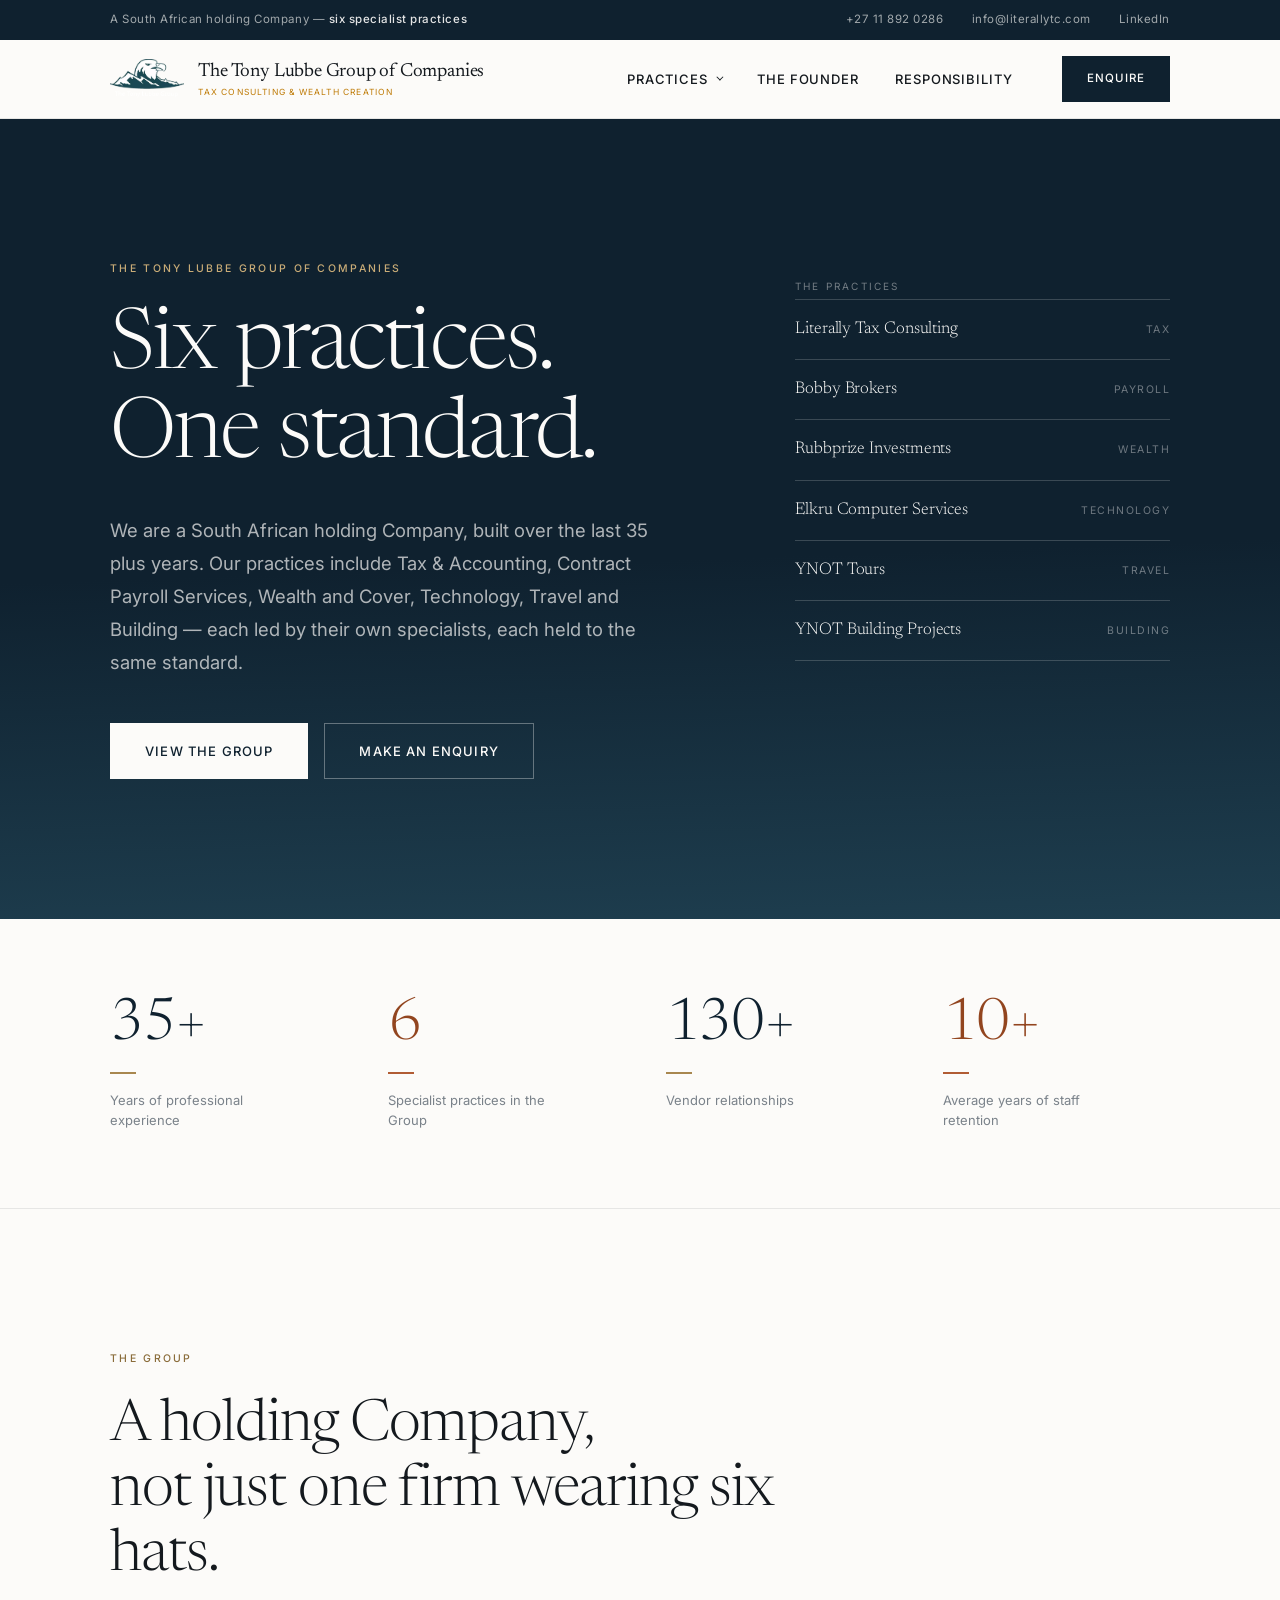
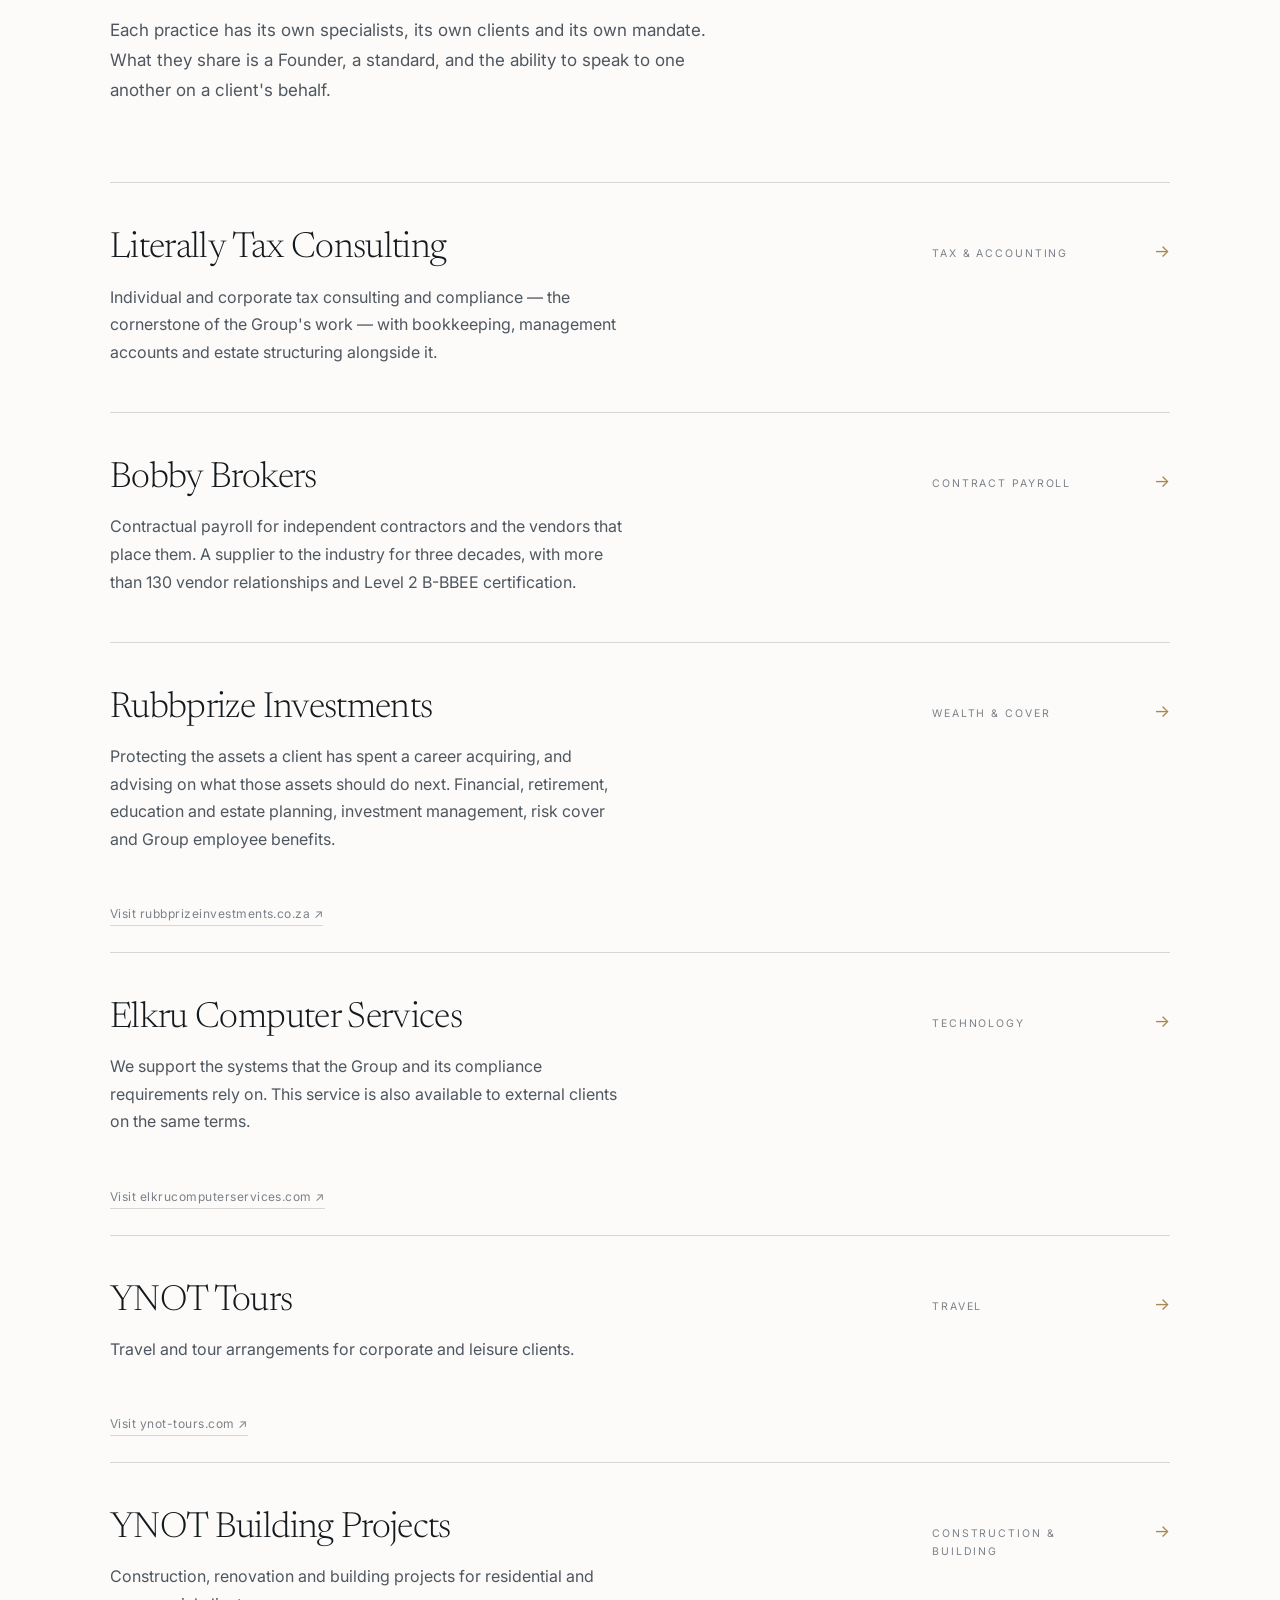
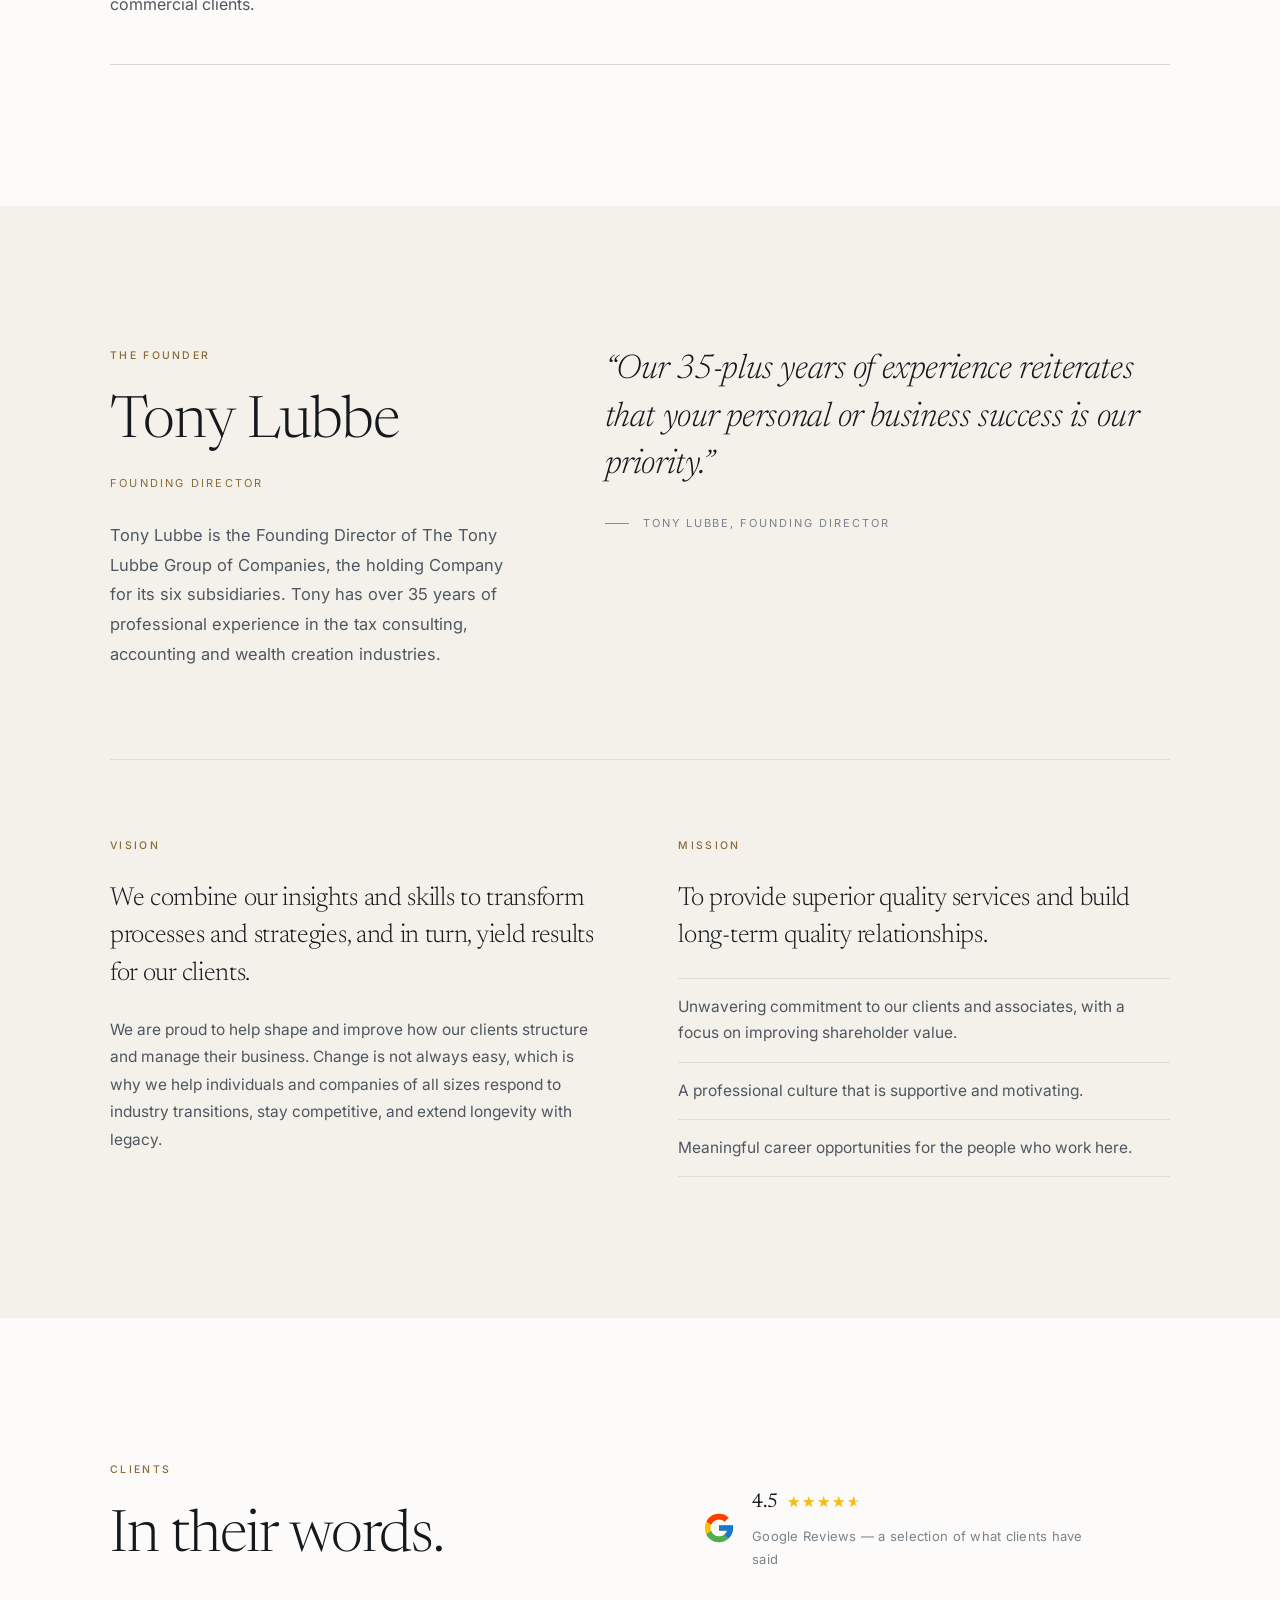
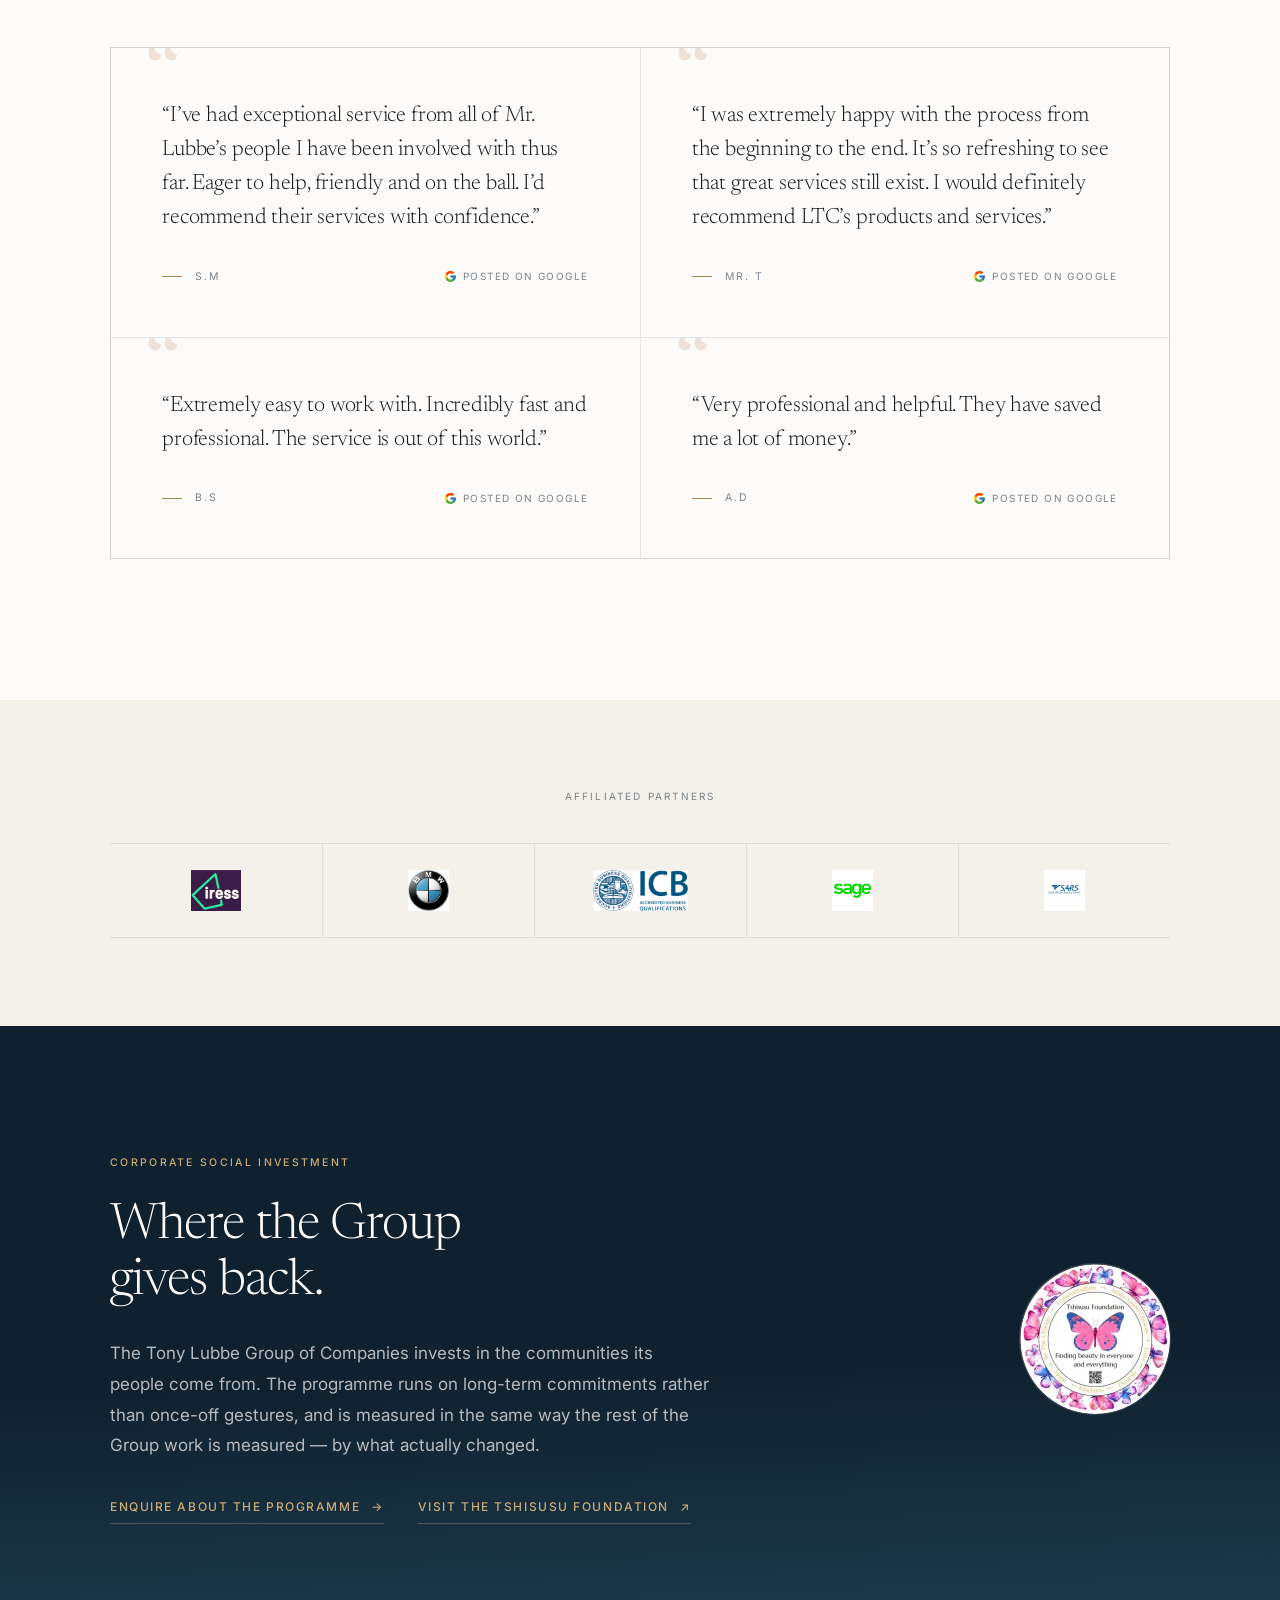
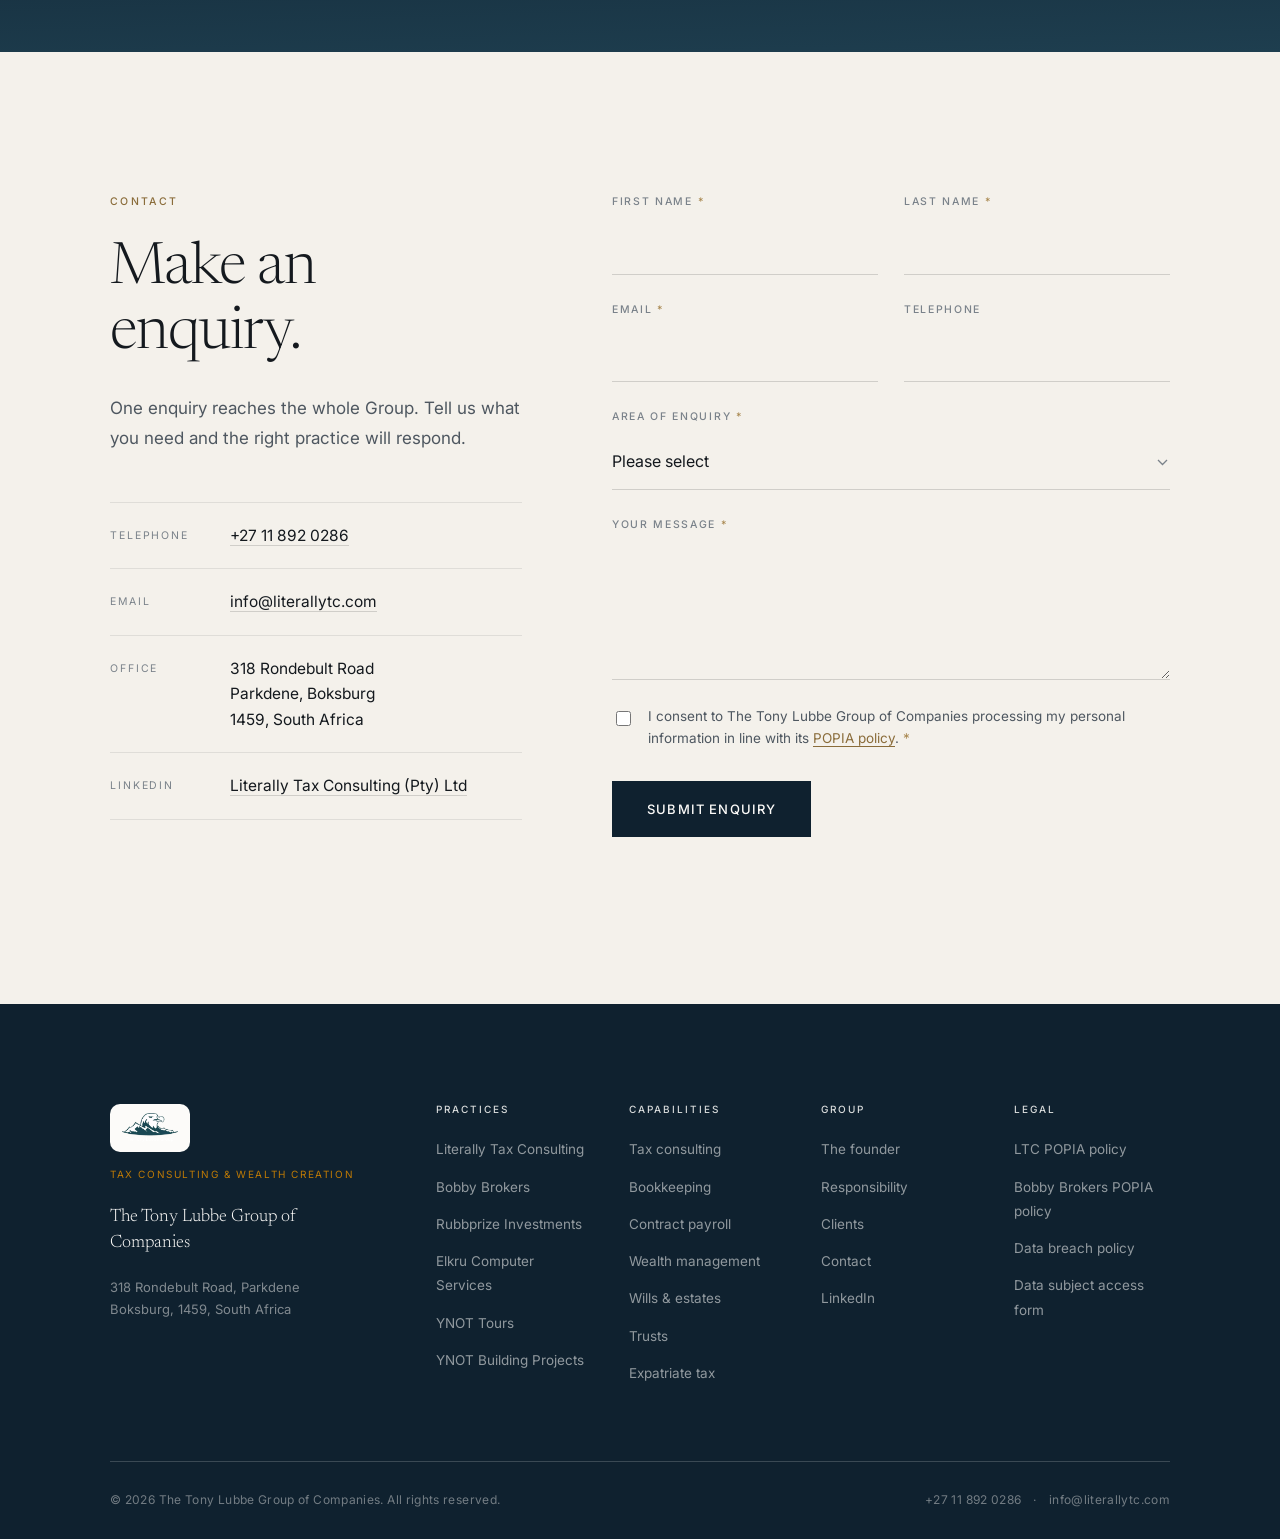
<file: index.html>
<!DOCTYPE html>
<html lang="en-ZA">
<head>
<meta charset="utf-8">
<meta name="viewport" content="width=device-width, initial-scale=1">
<title>The Tony Lubbe Group of Companies — Six practices, one standard</title>
<meta name="description" content="The Tony Lubbe Group of Companies is a South African holding Company. Six specialist practices covering tax and accounting, contract payroll, wealth and cover, technology, travel and building. Over 35 years of advisory experience.">
<meta name="theme-color" content="#0F212F">

<meta property="og:title" content="The Tony Lubbe Group of Companies">
<meta property="og:description" content="Six practices. One standard.">
<meta property="og:type" content="website">

<link rel="preconnect" href="https://fonts.googleapis.com">
<link rel="preconnect" href="https://fonts.gstatic.com" crossorigin>
<link href="https://fonts.googleapis.com/css2?family=Inter:wght@300;400;500;600&family=Newsreader:ital,opsz,wght@0,6..72,200..500;1,6..72,200..400&display=swap" rel="stylesheet">
<link rel="stylesheet" href="assets/css/styles.css">
</head>
<body>

<a class="skip-link" href="#main">Skip to content</a>

<div class="utility">
  <div class="wrap utility__inner">
    <p class="utility__note">A South African holding Company — <strong>six specialist practices</strong></p>
    <ul class="utility__links">
      <li><a href="tel:+27118920286">+27 11 892 0286</a></li>
      <li><a href="mailto:info@literallytc.com">info@literallytc.com</a></li>
      <li><a href="https://www.linkedin.com/company/literally-tax-consulting-pty-ltd" target="_blank" rel="noopener">LinkedIn</a></li>
    </ul>
  </div>
</div>

<header class="header" id="header">
  <div class="wrap header__inner">

    <a class="brand" href="index.html" aria-label="The Tony Lubbe Group of Companies — home">
      <img class="brand__logo" src="assets/tlg.png" alt="" width="772" height="415">
      <span class="brand__text">
        <span class="brand__name">The Tony Lubbe Group of Companies</span>
        <span class="brand__slogan">Tax Consulting &amp; Wealth Creation</span>
        <!--<span class="brand__strap">Tax · Payroll · Wealth · Technology · Travel · Building</span>-->
      </span>
    </a>

    <nav class="nav" id="nav" aria-label="Primary">
      <ul class="nav__list">
        <li class="nav__item has-menu">
          <button class="nav__link" type="button" aria-expanded="false" aria-controls="menu-companies">
            Practices <span class="nav__chev" aria-hidden="true"></span>
          </button>
          <div class="megamenu" id="menu-companies" hidden>
            <div class="wrap megamenu__inner">
              <div class="megamenu__lead">
                <p class="eyebrow">The Group</p>
                <h2 class="megamenu__title">Six practices,<br>one standard.</h2>
                <p class="megamenu__copy">Each business has its own specialists and its own mandate. Together they
                  mean a client explains their affairs once.</p>
                <a class="arrow-link" href="#practices">View the Group <span aria-hidden="true">→</span></a>
              </div>
              <ul class="megamenu__grid">
                <li><a href="companies/literally-tax-consulting.html"><strong>Literally Tax Consulting</strong><span>Tax, accounting, wills, trusts &amp; estates</span></a></li>
                <li><a href="companies/bobby-brokers.html"><strong>Bobby Brokers</strong><span>Contractual payroll services</span></a></li>
                <li><a href="companies/rubbprize-investments.html"><strong>Rubbprize Investments</strong><span>Wealth, investments and cover</span></a></li>
                <li><a href="companies/elkru-computer-services.html"><strong>Elkru Computer Services</strong><span>Technology, systems and support</span></a></li>
                <li><a href="companies/ynot-tours.html"><strong>YNOT Tours</strong><span>Travel and tour services</span></a></li>
                <li><a href="companies/ynot-building-projects.html"><strong>YNOT Building Projects</strong><span>Construction and building projects</span></a></li>
                <li><a href="#csi"><strong>Corporate social investment</strong><span>Where the Group gives back</span></a></li>
              </ul>
            </div>
          </div>
        </li>
        <li class="nav__item"><a class="nav__link" href="#founder">The founder</a></li>
        <li class="nav__item"><a class="nav__link" href="#csi">Responsibility</a></li>
      </ul>
    </nav>

    <div class="header__actions">
      <a class="btn btn--primary btn--sm" href="#contact">Enquire</a>
      <button class="burger" id="burger" type="button" aria-expanded="false" aria-controls="nav" aria-label="Open menu">
        <span></span><span></span><span></span>
      </button>
    </div>

  </div>
</header>
<div class="nav-scrim" id="navScrim" hidden></div>

<main id="main">

<!-- ══════════════════════════════════ HERO ══════════════════════════════════ -->
<section class="hero" id="top">
  <div class="hero__bg" aria-hidden="true">
    <span class="hero__stripes"></span>
    <span class="hero__glow"></span>
  </div>

  <div class="wrap hero__inner">
    <div class="hero__content">
      <p class="eyebrow eyebrow--light reveal">The Tony Lubbe Group of Companies</p>
      <h1 class="hero__title reveal">Six practices.<br>One standard.</h1>
      <p class="hero__lede reveal">We are a South African holding Company, built over the last 35 plus years.
        Our practices include Tax &amp; Accounting, Contract Payroll Services, Wealth and Cover, Technology,
        Travel and Building — each led by their own specialists, each held to the same standard.</p>
      <div class="hero__cta reveal">
        <a class="btn btn--onDark" href="#practices">View the Group</a>
        <a class="btn btn--ghost" href="#contact">Make an enquiry</a>
      </div>
    </div>

    <div class="reveal">
      <p class="hero__index-label">The practices</p>
      <ol class="hero__index">
        <li><a href="companies/literally-tax-consulting.html">
          <span class="hero__index-name">Literally Tax Consulting</span>
          <span class="hero__index-cat">Tax</span></a></li>
        <li><a href="companies/bobby-brokers.html">
          <span class="hero__index-name">Bobby Brokers</span>
          <span class="hero__index-cat">Payroll</span></a></li>
        <li><a href="companies/rubbprize-investments.html">
          <span class="hero__index-name">Rubbprize Investments</span>
          <span class="hero__index-cat">Wealth</span></a></li>
        <li><a href="companies/elkru-computer-services.html">
          <span class="hero__index-name">Elkru Computer Services</span>
          <span class="hero__index-cat">Technology</span></a></li>
        <li><a href="companies/ynot-tours.html">
          <span class="hero__index-name">YNOT Tours</span>
          <span class="hero__index-cat">Travel</span></a></li>
        <li><a href="companies/ynot-building-projects.html">
          <span class="hero__index-name">YNOT Building Projects</span>
          <span class="hero__index-cat">Building</span></a></li>
      </ol>
    </div>
  </div>
</section>

<!-- ══════════════════════════════════ FIGURES ══════════════════════════════════ -->
<section class="figures" aria-label="The Group in figures">
  <div class="wrap figures__grid">
    <div class="reveal">
      <p class="figure__num">35+</p>
      <div class="figure__rule"></div>
      <p class="figure__label">Years of professional experience</p>
    </div>
    <div class="reveal">
      <p class="figure__num">6</p>
      <div class="figure__rule"></div>
      <p class="figure__label">Specialist practices in the Group</p>
    </div>
    <div class="reveal">
      <p class="figure__num">130+</p>
      <div class="figure__rule"></div>
      <p class="figure__label">Vendor relationships</p>
    </div>
    <div class="reveal">
      <p class="figure__num">10+</p>
      <div class="figure__rule"></div>
      <p class="figure__label">Average years of staff retention</p>
    </div>
  </div>
</section>

<!-- ══════════════════════════════════ PRACTICES ══════════════════════════════════ -->
<section class="section" id="practices">
  <div class="wrap">
    <header class="section__head reveal">
      <p class="eyebrow">The Group</p>
      <h2 class="section__title">A holding Company,<br class="br-lg">not just one firm wearing six hats.</h2>
      <p class="section__lede">Each practice has its own specialists, its own clients and its own mandate.
        What they share is a Founder, a standard, and the ability to speak to one another on a client's
        behalf.</p>
    </header>

    <ol class="index">
      <li class="index__row reveal">
        <a class="index__link" href="companies/literally-tax-consulting.html">
          <div>
            <h3 class="index__name">Literally Tax Consulting</h3>
            <p class="index__desc">Individual and corporate tax consulting and compliance — the cornerstone of
              the Group's work — with bookkeeping, management accounts and estate structuring alongside it.</p>
          </div>
          <span class="index__cat">Tax &amp; accounting</span>
          <span class="index__arrow" aria-hidden="true">→</span>
        </a>
      </li>
      <li class="index__row reveal">
        <a class="index__link" href="companies/bobby-brokers.html">
          <div>
            <h3 class="index__name">Bobby Brokers</h3>
            <p class="index__desc">Contractual payroll for independent contractors and the vendors
              that place them. A supplier to the industry for three decades, with more than 130 vendor
              relationships and Level 2 B-BBEE certification.</p>
          </div>
          <span class="index__cat">Contract payroll</span>
          <span class="index__arrow" aria-hidden="true">→</span>
        </a>
      </li>
      <li class="index__row reveal">
        <a class="index__link" href="companies/rubbprize-investments.html">
          <div>
            <h3 class="index__name">Rubbprize Investments</h3>
            <p class="index__desc">Protecting the assets a client has spent a career acquiring, and advising on
              what those assets should do next. Financial, retirement, education and estate planning, investment
              management, risk cover and Group employee benefits.</p>
          </div>
          <span class="index__cat">Wealth &amp; cover</span>
          <span class="index__arrow" aria-hidden="true">→</span>
        </a>
        <a class="index__site" href="https://www.rubbprizeinvestments.co.za" target="_blank" rel="noopener">Visit rubbprizeinvestments.co.za <span aria-hidden="true">↗</span></a>
      </li>
      <li class="index__row reveal">
        <a class="index__link" href="companies/elkru-computer-services.html">
          <div>
            <h3 class="index__name">Elkru Computer Services</h3>
            <p class="index__desc">We support the systems that the Group and its compliance requirements rely
              on. This service is also available to external clients on the same terms.</p>
          </div>
          <span class="index__cat">Technology</span>
          <span class="index__arrow" aria-hidden="true">→</span>
        </a>
        <a class="index__site" href="https://www.elkrucomputerservices.com" target="_blank" rel="noopener">Visit elkrucomputerservices.com <span aria-hidden="true">↗</span></a>
      </li>
      <li class="index__row reveal">
        <a class="index__link" href="companies/ynot-tours.html">
          <div>
            <h3 class="index__name">YNOT Tours</h3>
            <p class="index__desc">Travel and tour arrangements for corporate and leisure clients.</p>
          </div>
          <span class="index__cat">Travel</span>
          <span class="index__arrow" aria-hidden="true">→</span>
        </a>
        <a class="index__site" href="https://www.ynot-tours.com" target="_blank" rel="noopener">Visit ynot-tours.com <span aria-hidden="true">↗</span></a>
      </li>
      <li class="index__row reveal">
        <a class="index__link" href="companies/ynot-building-projects.html">
          <div>
            <h3 class="index__name">YNOT Building Projects</h3>
            <p class="index__desc">Construction, renovation and building projects for residential and
              commercial clients.</p>
          </div>
          <span class="index__cat">Construction &amp; building</span>
          <span class="index__arrow" aria-hidden="true">→</span>
        </a>
      </li>
    </ol>
  </div>
</section>

<!-- ══════════════════════════════════ FOUNDER ══════════════════════════════════ -->
<section class="section section--tint" id="founder">
  <div class="wrap">
    <div class="founder">
      <div class="reveal">
        <p class="eyebrow">The founder</p>
        <h2 class="section__title">Tony Lubbe</h2>
        <p class="founder__role">Founding Director</p>
        <p class="founder__copy">Tony Lubbe is the Founding Director of The Tony Lubbe Group of Companies, the
          holding Company for its six subsidiaries. Tony has over 35 years of professional experience in the
          tax consulting, accounting and wealth creation industries.</p>
      </div>

      <blockquote class="founder__quote reveal">
        <p>“Our 35-plus years of experience reiterates that your personal or business success is our
          priority.”</p>
        <footer>Tony Lubbe, Founding Director</footer>
      </blockquote>
    </div>

    <div class="vm">
      <article class="reveal">
        <p class="eyebrow">Vision</p>
        <p class="vm__lead">We combine our insights and skills to transform processes and strategies, and in
          turn, yield results for our clients.</p>
        <p class="vm__copy">We are proud to help shape and improve how our clients structure and manage their
          business. Change is not always easy, which is why we help individuals and companies of all sizes
          respond to industry transitions, stay competitive, and extend longevity with legacy.</p>
      </article>
      <article class="reveal">
        <p class="eyebrow">Mission</p>
        <p class="vm__lead">To provide superior quality services and build long-term quality relationships.</p>
        <ul class="vm__list">
          <li>Unwavering commitment to our clients and associates, with a focus on improving shareholder
            value.</li>
          <li>A professional culture that is supportive and motivating.</li>
          <li>Meaningful career opportunities for the people who work here.</li>
        </ul>
      </article>
    </div>
  </div>
</section>

<!-- ══════════════════════════════════ CLIENTS ══════════════════════════════════ -->
<section class="section" id="clients">
  <div class="wrap">
    <header class="section__head section__head--split reveal">
      <div>
        <p class="eyebrow">Clients</p>
        <h2 class="section__title">In their words.</h2>
      </div>
      <div class="google-rating reveal">
        <svg class="google-rating__g" viewBox="0 0 48 48" aria-hidden="true">
          <path fill="#FFC107" d="M43.611,20.083H42V20H24v8h11.303c-1.649,4.657-6.08,8-11.303,8c-6.627,0-12-5.373-12-12
            c0-6.627,5.373-12,12-12c3.059,0,5.842,1.154,7.961,3.039l5.657-5.657C34.046,6.053,29.268,4,24,4C12.955,4,4,12.955,4,24
            c0,11.045,8.955,20,20,20c11.045,0,20-8.955,20-20C44,22.659,43.862,21.35,43.611,20.083z"/>
          <path fill="#FF3D00" d="M6.306,14.691l6.571,4.819C14.655,15.108,18.961,12,24,12c3.059,0,5.842,1.154,7.961,3.039
            l5.657-5.657C34.046,6.053,29.268,4,24,4C16.318,4,9.656,8.337,6.306,14.691z"/>
          <path fill="#4CAF50" d="M24,44c5.166,0,9.86-1.977,13.409-5.192l-6.19-5.238C29.211,35.091,26.715,36,24,36
            c-5.202,0-9.619-3.317-11.283-7.946l-6.522,5.025C9.505,39.556,16.227,44,24,44z"/>
          <path fill="#1976D2" d="M43.611,20.083H42V20H24v8h11.303c-0.792,2.237-2.231,4.166-4.087,5.571
            c0.001-0.001,0.002-0.001,0.003-0.002l6.19,5.238C36.971,39.205,44,34,44,24C44,22.659,43.862,21.35,43.611,20.083z"/>
        </svg>
        <div class="google-rating__text">
          <span class="google-rating__score">4.5<span class="google-rating__stars" aria-hidden="true"><span class="google-rating__stars-fill">★★★★★</span>★★★★★</span></span>
          <span class="google-rating__by">Google Reviews — a selection of what clients have said</span>
        </div>
      </div>
    </header>

    <div class="quotes">
      <blockquote class="quote reveal">
        <p class="quote__text">“I’ve had exceptional service from all of Mr. Lubbe’s people I have been
          involved with thus far. Eager to help, friendly and on the ball. I’d recommend their services
          with confidence.”</p>
        <footer class="quote__by">S.M<span class="quote__source"><svg viewBox="0 0 48 48" aria-hidden="true"><path fill="#FFC107" d="M43.611,20.083H42V20H24v8h11.303c-1.649,4.657-6.08,8-11.303,8c-6.627,0-12-5.373-12-12c0-6.627,5.373-12,12-12c3.059,0,5.842,1.154,7.961,3.039l5.657-5.657C34.046,6.053,29.268,4,24,4C12.955,4,4,12.955,4,24c0,11.045,8.955,20,20,20c11.045,0,20-8.955,20-20C44,22.659,43.862,21.35,43.611,20.083z"/><path fill="#FF3D00" d="M6.306,14.691l6.571,4.819C14.655,15.108,18.961,12,24,12c3.059,0,5.842,1.154,7.961,3.039l5.657-5.657C34.046,6.053,29.268,4,24,4C16.318,4,9.656,8.337,6.306,14.691z"/><path fill="#4CAF50" d="M24,44c5.166,0,9.86-1.977,13.409-5.192l-6.19-5.238C29.211,35.091,26.715,36,24,36c-5.202,0-9.619-3.317-11.283-7.946l-6.522,5.025C9.505,39.556,16.227,44,24,44z"/><path fill="#1976D2" d="M43.611,20.083H42V20H24v8h11.303c-0.792,2.237-2.231,4.166-4.087,5.571c0.001-0.001,0.002-0.001,0.003-0.002l6.19,5.238C36.971,39.205,44,34,44,24C44,22.659,43.862,21.35,43.611,20.083z"/></svg>Posted on Google</span></footer>
      </blockquote>
      <blockquote class="quote reveal">
        <p class="quote__text">“I was extremely happy with the process from the beginning to the end. It’s so
          refreshing to see that great services still exist. I would definitely recommend LTC’s products and
          services.”</p>
        <footer class="quote__by">Mr. T<span class="quote__source"><svg viewBox="0 0 48 48" aria-hidden="true"><path fill="#FFC107" d="M43.611,20.083H42V20H24v8h11.303c-1.649,4.657-6.08,8-11.303,8c-6.627,0-12-5.373-12-12c0-6.627,5.373-12,12-12c3.059,0,5.842,1.154,7.961,3.039l5.657-5.657C34.046,6.053,29.268,4,24,4C12.955,4,4,12.955,4,24c0,11.045,8.955,20,20,20c11.045,0,20-8.955,20-20C44,22.659,43.862,21.35,43.611,20.083z"/><path fill="#FF3D00" d="M6.306,14.691l6.571,4.819C14.655,15.108,18.961,12,24,12c3.059,0,5.842,1.154,7.961,3.039l5.657-5.657C34.046,6.053,29.268,4,24,4C16.318,4,9.656,8.337,6.306,14.691z"/><path fill="#4CAF50" d="M24,44c5.166,0,9.86-1.977,13.409-5.192l-6.19-5.238C29.211,35.091,26.715,36,24,36c-5.202,0-9.619-3.317-11.283-7.946l-6.522,5.025C9.505,39.556,16.227,44,24,44z"/><path fill="#1976D2" d="M43.611,20.083H42V20H24v8h11.303c-0.792,2.237-2.231,4.166-4.087,5.571c0.001-0.001,0.002-0.001,0.003-0.002l6.19,5.238C36.971,39.205,44,34,44,24C44,22.659,43.862,21.35,43.611,20.083z"/></svg>Posted on Google</span></footer>
      </blockquote>
      <blockquote class="quote reveal">
        <p class="quote__text">“Extremely easy to work with. Incredibly fast and professional. The service is
          out of this world.”</p>
        <footer class="quote__by">B.S<span class="quote__source"><svg viewBox="0 0 48 48" aria-hidden="true"><path fill="#FFC107" d="M43.611,20.083H42V20H24v8h11.303c-1.649,4.657-6.08,8-11.303,8c-6.627,0-12-5.373-12-12c0-6.627,5.373-12,12-12c3.059,0,5.842,1.154,7.961,3.039l5.657-5.657C34.046,6.053,29.268,4,24,4C12.955,4,4,12.955,4,24c0,11.045,8.955,20,20,20c11.045,0,20-8.955,20-20C44,22.659,43.862,21.35,43.611,20.083z"/><path fill="#FF3D00" d="M6.306,14.691l6.571,4.819C14.655,15.108,18.961,12,24,12c3.059,0,5.842,1.154,7.961,3.039l5.657-5.657C34.046,6.053,29.268,4,24,4C16.318,4,9.656,8.337,6.306,14.691z"/><path fill="#4CAF50" d="M24,44c5.166,0,9.86-1.977,13.409-5.192l-6.19-5.238C29.211,35.091,26.715,36,24,36c-5.202,0-9.619-3.317-11.283-7.946l-6.522,5.025C9.505,39.556,16.227,44,24,44z"/><path fill="#1976D2" d="M43.611,20.083H42V20H24v8h11.303c-0.792,2.237-2.231,4.166-4.087,5.571c0.001-0.001,0.002-0.001,0.003-0.002l6.19,5.238C36.971,39.205,44,34,44,24C44,22.659,43.862,21.35,43.611,20.083z"/></svg>Posted on Google</span></footer>
      </blockquote>
      <blockquote class="quote reveal">
        <p class="quote__text">“Very professional and helpful. They have saved me a lot of money.”</p>
        <footer class="quote__by">A.D<span class="quote__source"><svg viewBox="0 0 48 48" aria-hidden="true"><path fill="#FFC107" d="M43.611,20.083H42V20H24v8h11.303c-1.649,4.657-6.08,8-11.303,8c-6.627,0-12-5.373-12-12c0-6.627,5.373-12,12-12c3.059,0,5.842,1.154,7.961,3.039l5.657-5.657C34.046,6.053,29.268,4,24,4C12.955,4,4,12.955,4,24c0,11.045,8.955,20,20,20c11.045,0,20-8.955,20-20C44,22.659,43.862,21.35,43.611,20.083z"/><path fill="#FF3D00" d="M6.306,14.691l6.571,4.819C14.655,15.108,18.961,12,24,12c3.059,0,5.842,1.154,7.961,3.039l5.657-5.657C34.046,6.053,29.268,4,24,4C16.318,4,9.656,8.337,6.306,14.691z"/><path fill="#4CAF50" d="M24,44c5.166,0,9.86-1.977,13.409-5.192l-6.19-5.238C29.211,35.091,26.715,36,24,36c-5.202,0-9.619-3.317-11.283-7.946l-6.522,5.025C9.505,39.556,16.227,44,24,44z"/><path fill="#1976D2" d="M43.611,20.083H42V20H24v8h11.303c-0.792,2.237-2.231,4.166-4.087,5.571c0.001-0.001,0.002-0.001,0.003-0.002l6.19,5.238C36.971,39.205,44,34,44,24C44,22.659,43.862,21.35,43.611,20.083z"/></svg>Posted on Google</span></footer>
      </blockquote>
    </div>
  </div>
</section>

<!-- ══════════════════════════════════ PARTNERS ══════════════════════════════════ -->
<section class="partners" aria-label="Affiliated partners">
  <div class="wrap">
    <p class="partners__label reveal">Affiliated partners</p>
    <ul class="partners__list reveal">
      <li><img src="assets/iress.webp" alt="Iress" loading="lazy" width="300" height="241"></li>
      <li><img src="assets/bmw.png" alt="BMW" loading="lazy" width="266" height="266"></li>
      <li><img src="assets/icb.webp" alt="ICB — Accredited Business Qualifications" loading="lazy" width="300" height="129"></li>
      <li><img src="assets/sage.webp" alt="Sage" loading="lazy" width="300" height="300"></li>
      <li><img src="assets/sars.webp" alt="SARS — South African Revenue Service" loading="lazy" width="300" height="300"></li>
    </ul>
  </div>
</section>

<!-- ══════════════════════════════════ CSI ══════════════════════════════════ -->
<section class="csi" id="csi">
  <div class="wrap csi__inner">
    <div class="csi__content reveal">
      <p class="eyebrow eyebrow--light">Corporate social investment</p>
      <h2 class="csi__title">Where the Group<br>gives back.</h2>
      <p class="csi__copy">The Tony Lubbe Group of Companies invests in the communities its people come from. The programme
        runs on long-term commitments rather than once-off gestures, and is measured in the same way the rest
        of the Group work is measured — by what actually changed.</p>
      <div class="csi__links">
        <a class="arrow-link arrow-link--light" href="#contact">Enquire about the programme
          <span aria-hidden="true">→</span></a>
        <a class="arrow-link arrow-link--light" href="https://tshisusufoundation.co.za/" target="_blank" rel="noopener">Visit the Tshisusu Foundation
          <span aria-hidden="true">↗</span></a>
      </div>
    </div>
    <a class="csi__logo reveal" href="https://tshisusufoundation.co.za/" target="_blank" rel="noopener" aria-label="Tshisusu Foundation — visit website">
      <img src="assets/TTF.webp" alt="Tshisusu Foundation logo" width="150" height="150">
    </a>
  </div>
</section>

<!-- ══════════════════════════════════ CONTACT ══════════════════════════════════ -->
<section class="section section--tint" id="contact">
  <div class="wrap contact">

    <div class="reveal">
      <p class="eyebrow">Contact</p>
      <h2 class="section__title">Make an<br>enquiry.</h2>
      <p class="section__lede">One enquiry reaches the whole Group. Tell us what you need and the right
        practice will respond.</p>

      <dl class="contact__details">
        <div>
          <dt>Telephone</dt>
          <dd><a href="tel:+27118920286">+27 11 892 0286</a></dd>
        </div>
        <div>
          <dt>Email</dt>
          <dd><a href="mailto:info@literallytc.com">info@literallytc.com</a></dd>
        </div>
        <div>
          <dt>Office</dt>
          <dd>318 Rondebult Road<br>Parkdene, Boksburg<br>1459, South Africa</dd>
        </div>
        <div>
          <dt>LinkedIn</dt>
          <dd><a href="https://www.linkedin.com/company/literally-tax-consulting-pty-ltd" target="_blank" rel="noopener">Literally Tax Consulting (Pty) Ltd</a></dd>
        </div>
      </dl>
    </div>

    <form class="form reveal" id="enquiry" novalidate>
      <div class="form__row">
        <div class="field">
          <label for="first">First name <span aria-hidden="true">*</span></label>
          <input id="first" name="first" type="text" autocomplete="given-name" required>
          <p class="field__error" data-error-for="first"></p>
        </div>
        <div class="field">
          <label for="last">Last name <span aria-hidden="true">*</span></label>
          <input id="last" name="last" type="text" autocomplete="family-name" required>
          <p class="field__error" data-error-for="last"></p>
        </div>
      </div>

      <div class="form__row">
        <div class="field">
          <label for="email">Email <span aria-hidden="true">*</span></label>
          <input id="email" name="email" type="email" autocomplete="email" required>
          <p class="field__error" data-error-for="email"></p>
        </div>
        <div class="field">
          <label for="phone">Telephone</label>
          <input id="phone" name="phone" type="tel" autocomplete="tel">
        </div>
      </div>

      <div class="field">
        <label for="service">Area of enquiry <span aria-hidden="true">*</span></label>
        <select id="service" name="service" required>
          <option value="" selected disabled>Please select</option>
          <optgroup label="Literally Tax Consulting">
            <option>Tax compliance</option>
            <option>Accounting and bookkeeping</option>
            <option>Wills &amp; estates</option>
            <option>Trusts</option>
            <option>Expatriate tax</option>
          </optgroup>
          <optgroup label="Bobby Brokers">
            <option>Contract payroll services</option>
          </optgroup>
          <optgroup label="Rubbprize Investments">
            <option>Personal financial planning</option>
            <option>Retirement planning</option>
            <option>Education planning</option>
            <option>Risk protection &amp; insurance</option>
            <option>Estate planning</option>
            <option>Investment management</option>
            <option>Group employee benefits</option>
            <option>Business financial planning</option>
          </optgroup>
          <optgroup label="Elkru Computer Services">
            <option>Technology &amp; systems support</option>
          </optgroup>
          <optgroup label="YNOT Tours">
            <option>Travel &amp; tours</option>
          </optgroup>
          <optgroup label="YNOT Building Projects">
            <option>New builds</option>
            <option>Renovations &amp; extensions</option>
            <option>Project management</option>
          </optgroup>
          <option>Not sure — please advise</option>
        </select>
        <p class="field__error" data-error-for="service"></p>
      </div>

      <div class="field">
        <label for="message">Your message <span aria-hidden="true">*</span></label>
        <textarea id="message" name="message" rows="4" required></textarea>
        <p class="field__error" data-error-for="message"></p>
      </div>

      <div class="field field--check">
        <input id="consent" name="consent" type="checkbox" required>
        <label for="consent">I consent to The Tony Lubbe Group of Companies processing my personal information in line with
          its <a href="#footer">POPIA policy</a>. <span aria-hidden="true">*</span></label>
        <p class="field__error" data-error-for="consent"></p>
      </div>

      <button class="btn btn--primary" type="submit">Submit enquiry</button>
      <p class="form__status" id="formStatus" role="status" aria-live="polite"></p>
    </form>

  </div>
</section>

</main>

<footer class="footer" id="footer">
  <div class="wrap">

    <div class="footer__top">
      <div class="footer__brand">
        <img class="brand__logo brand__logo--lg" src="assets/tlg.png" alt="" width="772" height="415">
        <p class="footer__slogan">Tax Consulting &amp; Wealth Creation</p>
        <p class="footer__strap">The Tony Lubbe Group of Companies</p>
        <p class="footer__addr">318 Rondebult Road, Parkdene<br>Boksburg, 1459, South Africa</p>
      </div>

      <nav class="footer__cols" aria-label="Footer">
        <div class="footer__col">
          <h3>Practices</h3>
          <ul>
            <li><a href="companies/literally-tax-consulting.html">Literally Tax Consulting</a></li>
            <li><a href="companies/bobby-brokers.html">Bobby Brokers</a></li>
            <li><a href="companies/rubbprize-investments.html">Rubbprize Investments</a></li>
            <li><a href="companies/elkru-computer-services.html">Elkru Computer Services</a></li>
            <li><a href="companies/ynot-tours.html">YNOT Tours</a></li>
            <li><a href="companies/ynot-building-projects.html">YNOT Building Projects</a></li>
          </ul>
        </div>
        <div class="footer__col">
          <h3>Capabilities</h3>
          <ul>
            <li><a href="companies/literally-tax-consulting.html#tax">Tax consulting</a></li>
            <li><a href="companies/literally-tax-consulting.html#bookkeeping">Bookkeeping</a></li>
            <li><a href="companies/bobby-brokers.html#services">Contract payroll</a></li>
            <li><a href="companies/rubbprize-investments.html#services">Wealth management</a></li>
            <li><a href="companies/literally-tax-consulting.html#estates">Wills &amp; estates</a></li>
            <li><a href="companies/literally-tax-consulting.html#estates">Trusts</a></li>
            <li><a href="companies/literally-tax-consulting.html#expat">Expatriate tax</a></li>
          </ul>
        </div>
        <div class="footer__col">
          <h3>Group</h3>
          <ul>
            <li><a href="index.html#founder">The founder</a></li>
            <li><a href="index.html#csi">Responsibility</a></li>
            <li><a href="index.html#clients">Clients</a></li>
            <li><a href="index.html#contact">Contact</a></li>
            <li><a href="https://www.linkedin.com/company/literally-tax-consulting-pty-ltd" target="_blank" rel="noopener">LinkedIn</a></li>
          </ul>
        </div>
        <div class="footer__col">
          <h3>Legal</h3>
          <ul>
            <li><a href="#">LTC POPIA policy</a></li>
            <li><a href="#">Bobby Brokers POPIA policy</a></li>
            <li><a href="#">Data breach policy</a></li>
            <li><a href="#">Data subject access form</a></li>
          </ul>
        </div>
      </nav>
    </div>

    <div class="footer__bottom">
      <p>© <span id="year">2026</span> The Tony Lubbe Group of Companies. All rights reserved.</p>
      <p class="footer__contact">
        <a href="tel:+27118920286">+27 11 892 0286</a>
        <span aria-hidden="true">·</span>
        <a href="mailto:info@literallytc.com">info@literallytc.com</a>
      </p>
    </div>

  </div>
</footer>

<script src="assets/js/main.js"></script>
</body>
</html>
</file>
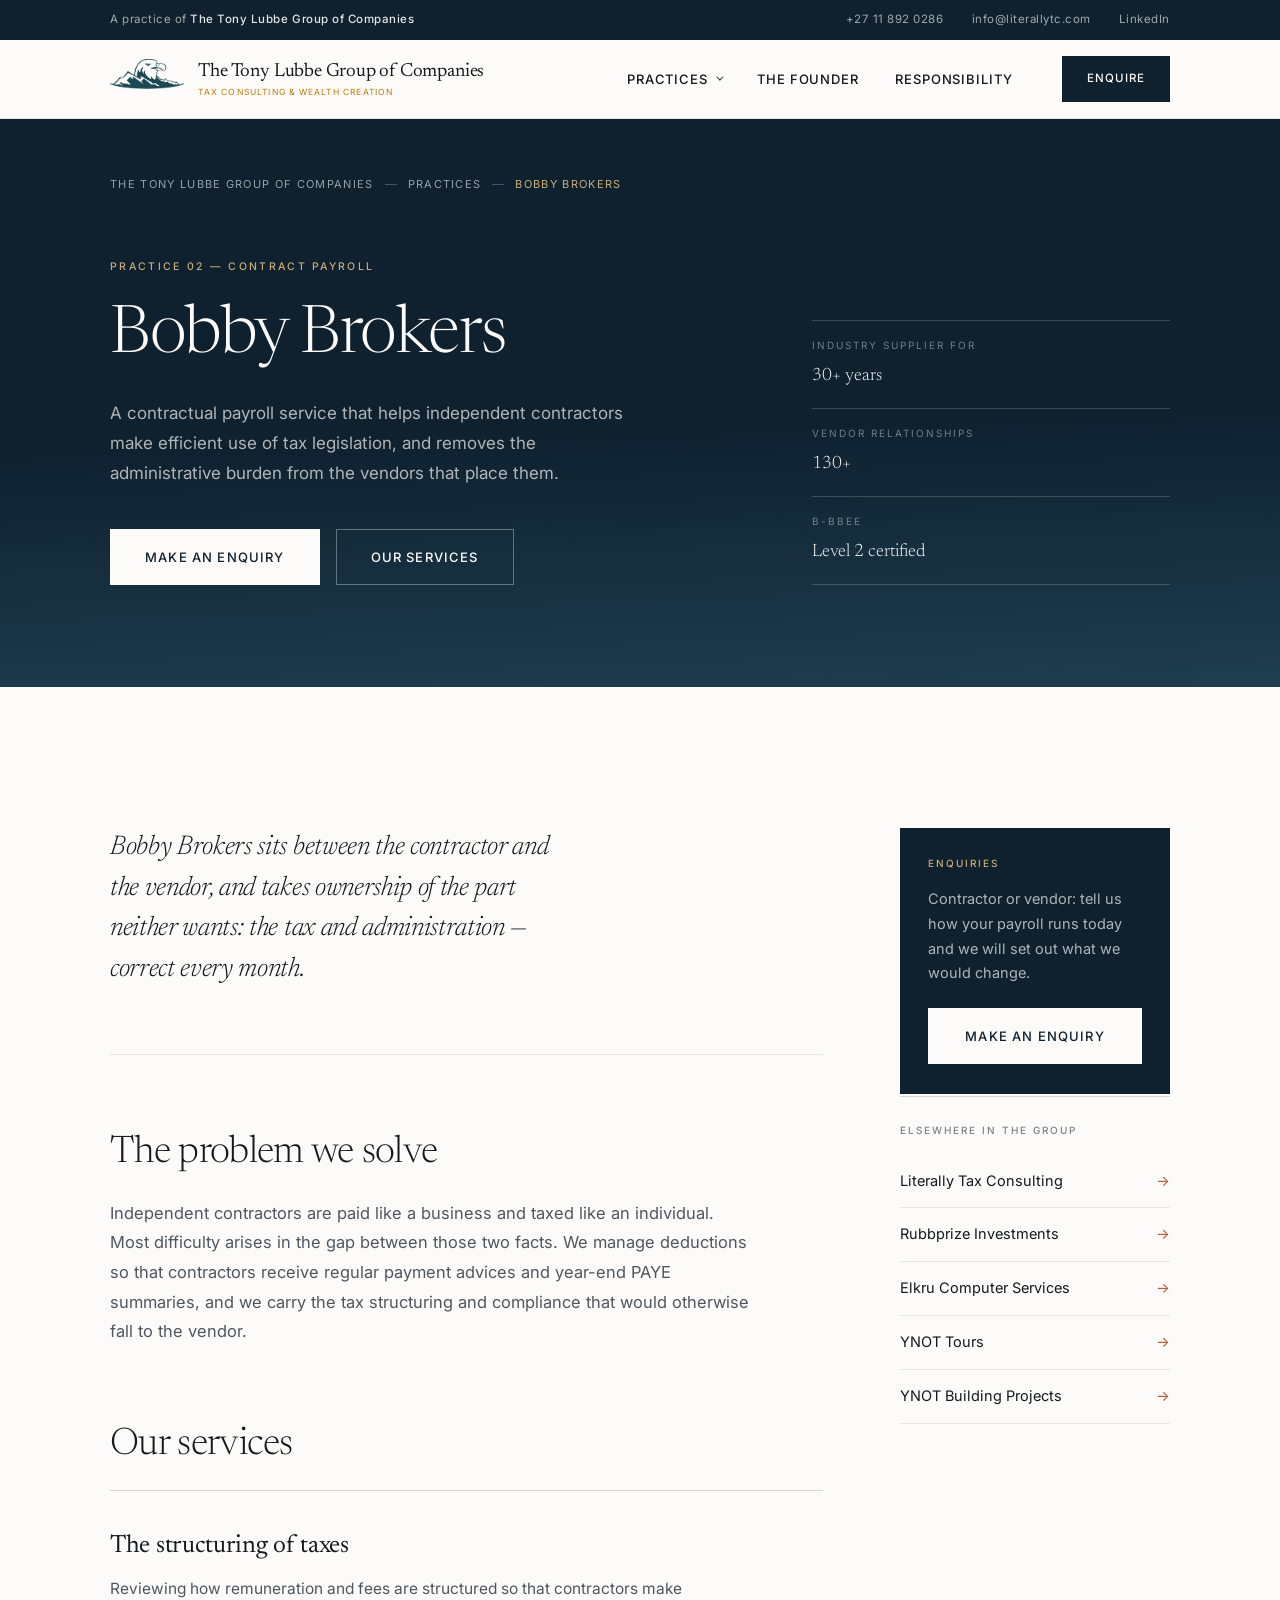
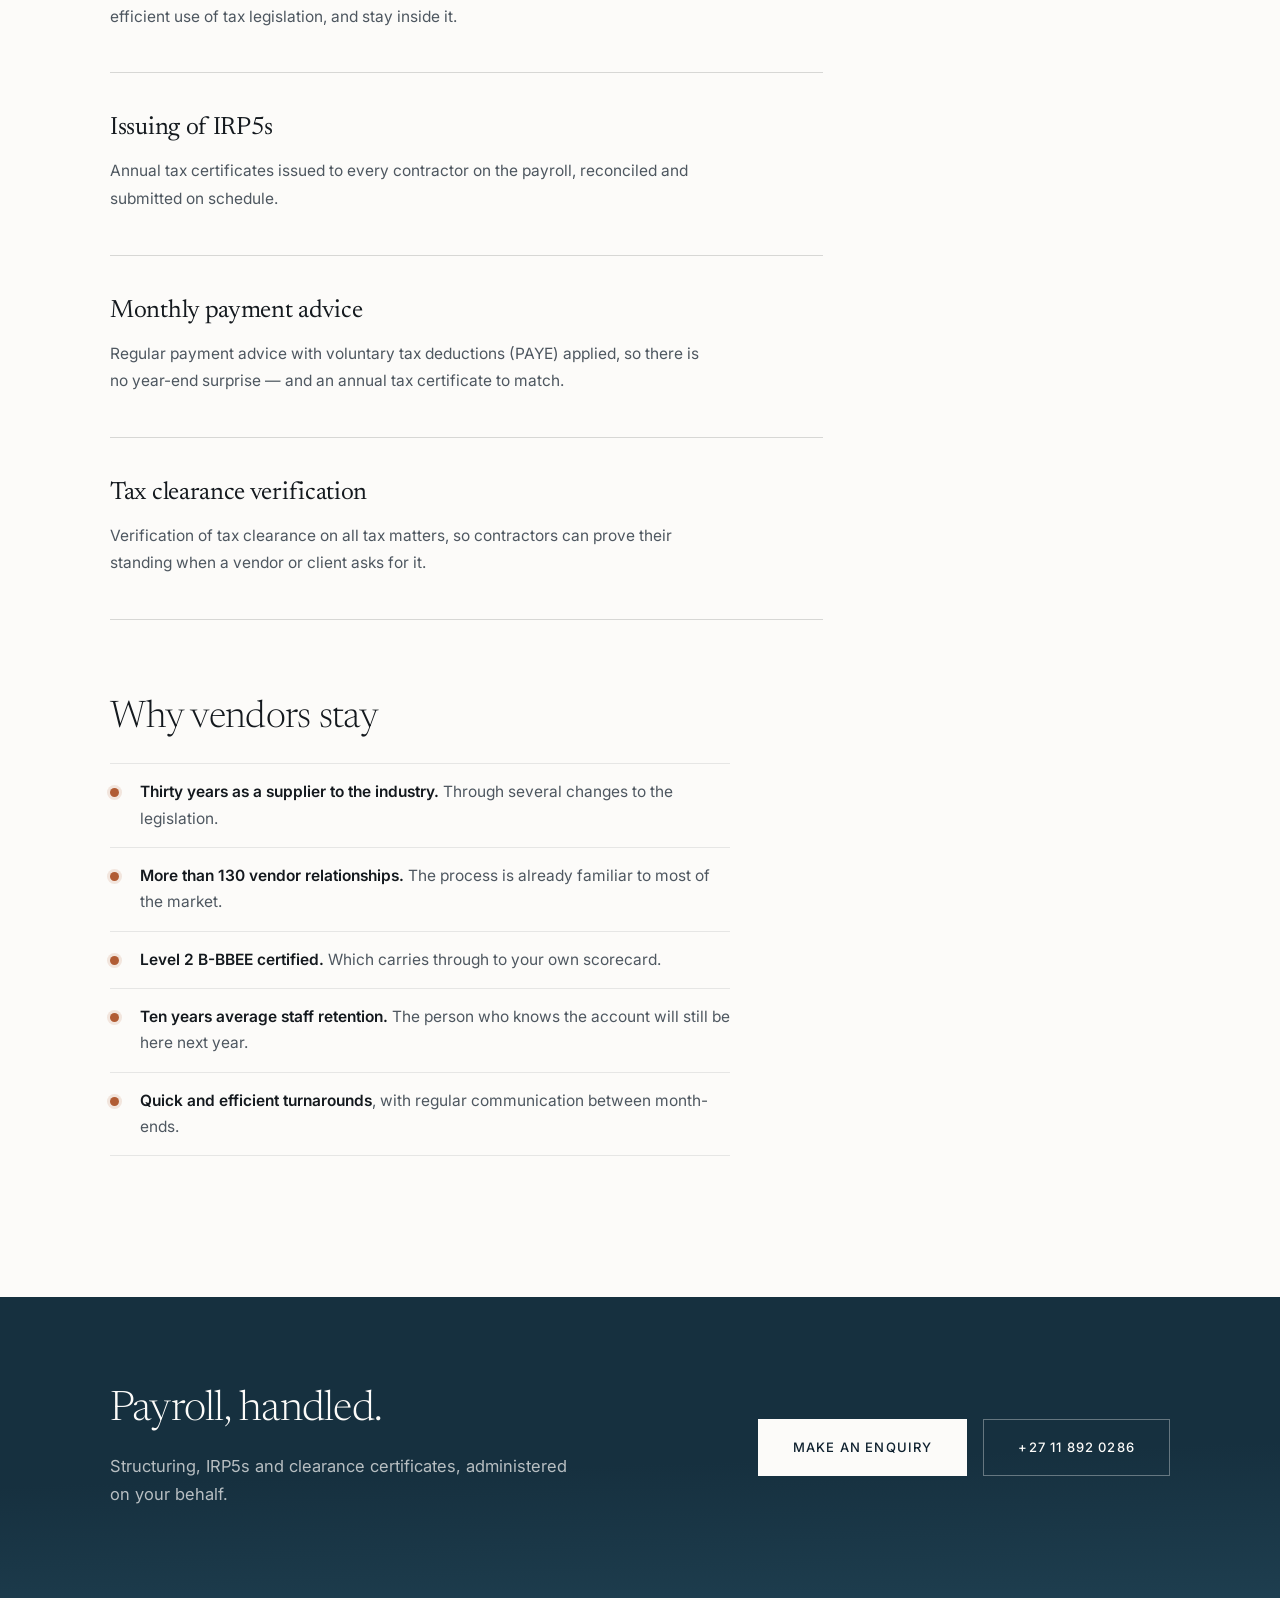
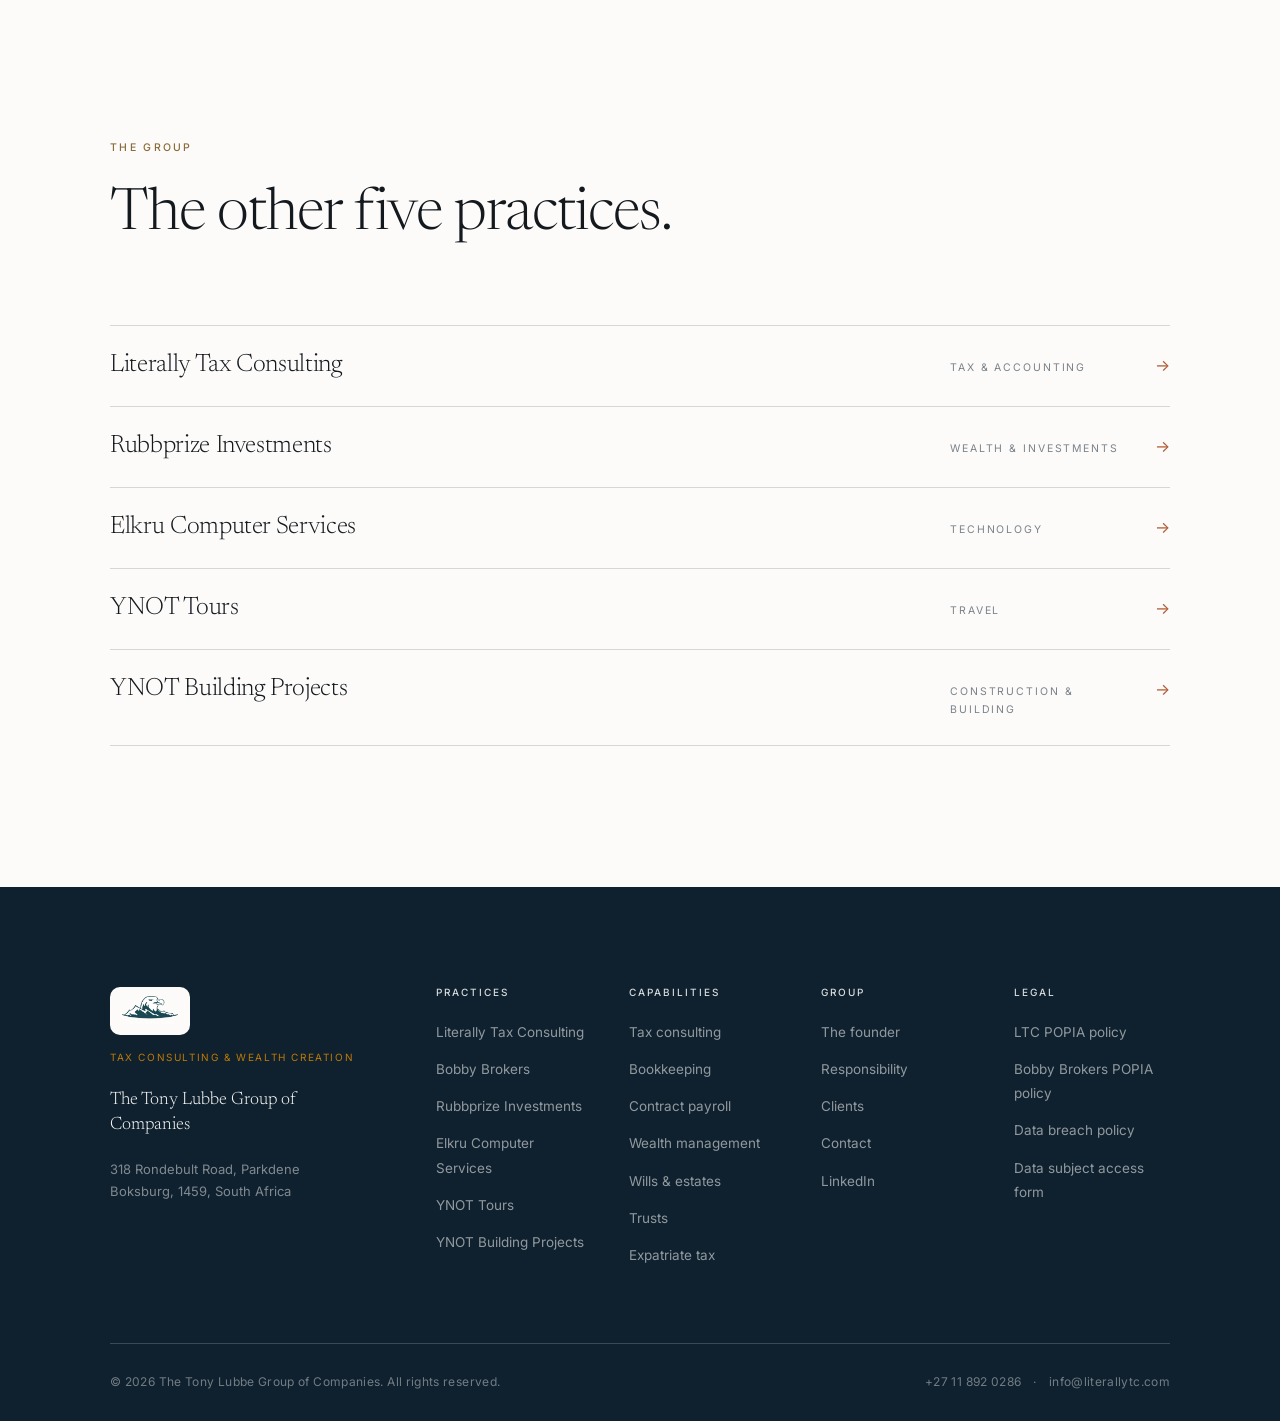
<file: companies/bobby-brokers.html>
<!DOCTYPE html>
<html lang="en-ZA">
<head>
<meta charset="utf-8">
<meta name="viewport" content="width=device-width, initial-scale=1">
<title>Bobby Brokers — Contractual payroll services | The Tony Lubbe Group of Companies</title>
<meta name="description" content="Bobby Brokers provides contractual payroll services for independent contractors and vendors: tax structuring, IRP5s, monthly payment advice and tax clearance verification. Part of The Tony Lubbe Group of Companies.">
<meta name="theme-color" content="#0F212F">
<link rel="preconnect" href="https://fonts.googleapis.com">
<link rel="preconnect" href="https://fonts.gstatic.com" crossorigin>
<link href="https://fonts.googleapis.com/css2?family=Inter:wght@300;400;500;600&family=Newsreader:ital,opsz,wght@0,6..72,200..500;1,6..72,200..400&display=swap" rel="stylesheet">
<link rel="stylesheet" href="../assets/css/styles.css">
</head>
<body>

<a class="skip-link" href="#main">Skip to content</a>

<div class="utility">
  <div class="wrap utility__inner">
    <p class="utility__note">A practice of <strong>The Tony Lubbe Group of Companies</strong></p>
    <ul class="utility__links">
      <li><a href="tel:+27118920286">+27 11 892 0286</a></li>
      <li><a href="mailto:info@literallytc.com">info@literallytc.com</a></li>
      <li><a href="https://www.linkedin.com/company/literally-tax-consulting-pty-ltd" target="_blank" rel="noopener">LinkedIn</a></li>
    </ul>
  </div>
</div>

<header class="header" id="header">
  <div class="wrap header__inner">
    <a class="brand" href="../index.html" aria-label="The Tony Lubbe Group of Companies — home">
      <img class="brand__logo" src="../assets/tlg.png" alt="" width="772" height="415">
      <span class="brand__text">
        <span class="brand__name">The Tony Lubbe Group of Companies</span>
        <span class="brand__slogan">Tax Consulting &amp; Wealth Creation</span>
        <!--<span class="brand__strap">Tax · Payroll · Wealth · Technology · Travel · Building</span>-->
      </span>
    </a>

    <nav class="nav" id="nav" aria-label="Primary">
      <ul class="nav__list">
        <li class="nav__item has-menu">
          <button class="nav__link" type="button" aria-expanded="false" aria-controls="menu-companies">
            Practices <span class="nav__chev" aria-hidden="true"></span>
          </button>
          <div class="megamenu" id="menu-companies" hidden>
            <div class="wrap megamenu__inner">
              <div class="megamenu__lead">
                <p class="eyebrow">The Group</p>
                <h2 class="megamenu__title">Six practices,<br>one standard.</h2>
                <p class="megamenu__copy">Each business has its own specialists and its own mandate. Together they
                  mean a client explains their affairs once.</p>
                <a class="arrow-link" href="../index.html#practices">View the Group <span aria-hidden="true">→</span></a>
              </div>
              <ul class="megamenu__grid">
                <li><a href="literally-tax-consulting.html"><strong>Literally Tax Consulting</strong><span>Tax, accounting, wills, trusts &amp; estates</span></a></li>
                <li><a href="bobby-brokers.html" aria-current="page"><strong>Bobby Brokers</strong><span>Contractual payroll services</span></a></li>
                <li><a href="rubbprize-investments.html"><strong>Rubbprize Investments</strong><span>Wealth, investments and cover</span></a></li>
                <li><a href="elkru-computer-services.html"><strong>Elkru Computer Services</strong><span>Technology, systems and support</span></a></li>
                <li><a href="ynot-tours.html"><strong>YNOT Tours</strong><span>Travel and tour services</span></a></li>
                <li><a href="ynot-building-projects.html"><strong>YNOT Building Projects</strong><span>Construction and building projects</span></a></li>
                <li><a href="../index.html#csi"><strong>Corporate social investment</strong><span>Where the Group gives back</span></a></li>
              </ul>
            </div>
          </div>
        </li>
        <li class="nav__item"><a class="nav__link" href="../index.html#founder">The founder</a></li>
        <li class="nav__item"><a class="nav__link" href="../index.html#csi">Responsibility</a></li>
      </ul>
    </nav>

    <div class="header__actions">
      <a class="btn btn--primary btn--sm" href="../index.html#contact">Enquire</a>
      <button class="burger" id="burger" type="button" aria-expanded="false" aria-controls="nav" aria-label="Open menu">
        <span></span><span></span><span></span>
      </button>
    </div>
  </div>
</header>
<div class="nav-scrim" id="navScrim" hidden></div>

<main id="main">

<section class="subhero">
  <div class="subhero__bg" aria-hidden="true">
    <span class="hero__stripes"></span>
    <span class="hero__glow"></span>
  </div>
  <div class="wrap">
    <nav aria-label="Breadcrumb">
      <ol class="crumbs">
        <li><a href="../index.html">The Tony Lubbe Group of Companies</a></li>
        <li><a href="../index.html#practices">Practices</a></li>
        <li><span aria-current="page">Bobby Brokers</span></li>
      </ol>
    </nav>

    <div class="subhero__inner">
      <div class="reveal">
        <p class="eyebrow eyebrow--light">Practice 02 — Contract payroll</p>
        <h1 class="subhero__title">Bobby Brokers</h1>
        <p class="subhero__lede">A contractual payroll service that helps independent contractors make efficient
          use of tax legislation, and removes the administrative burden from the vendors that
          place them.</p>
        <div class="subhero__cta">
          <a class="btn btn--onDark" href="../index.html#contact">Make an enquiry</a>
          <a class="btn btn--ghost" href="#services">Our services</a>
        </div>
      </div>

      <dl class="subhero__meta reveal">
        <div><dt>Industry supplier for</dt><dd>30+ years</dd></div>
        <div><dt>Vendor relationships</dt><dd>130+</dd></div>
        <div><dt>B-BBEE</dt><dd>Level 2 certified</dd></div>
      </dl>
    </div>
  </div>
</section>

<section class="section">
  <div class="wrap page">

    <div class="prose">
      <p class="lead reveal"><em>Bobby Brokers sits between the contractor and the vendor, and takes ownership of
        the part neither wants: the tax and administration — correct every month.</em></p>

      <hr>

      <h2 class="reveal">The problem we solve</h2>
      <p class="reveal">Independent contractors are paid like a business and taxed like an individual. Most
        difficulty arises in the gap between those two facts. We manage deductions so that contractors receive
        regular payment advices and year-end PAYE summaries, and we carry the tax structuring and compliance that
        would otherwise fall to the vendor.</p>

      <h2 id="services" class="reveal">Our services</h2>

      <ol class="offer">
        <li class="offer__item reveal">
          <div>
            <h3>The structuring of taxes</h3>
            <p>Reviewing how remuneration and fees are structured so that contractors make efficient use of
              tax legislation, and stay inside it.</p>
          </div>
        </li>
        <li class="offer__item reveal">
          <div>
            <h3>Issuing of IRP5s</h3>
            <p>Annual tax certificates issued to every contractor on the payroll, reconciled and submitted
              on schedule.</p>
          </div>
        </li>
        <li class="offer__item reveal">
          <div>
            <h3>Monthly payment advice</h3>
            <p>Regular payment advice with voluntary tax deductions (PAYE) applied, so there is no year-end
              surprise — and an annual tax certificate to match.</p>
          </div>
        </li>
        <li class="offer__item reveal">
          <div>
            <h3>Tax clearance verification</h3>
            <p>Verification of tax clearance on all tax matters, so contractors can prove their standing
              when a vendor or client asks for it.</p>
          </div>
        </li>
      </ol>

      <h2 class="reveal">Why vendors stay</h2>
      <ul class="ticks reveal">
        <li><strong>Thirty years as a supplier to the industry.</strong> Through several changes to the
          legislation.</li>
        <li><strong>More than 130 vendor relationships.</strong> The process is already familiar to most of
          the market.</li>
        <li><strong>Level 2 B-BBEE certified.</strong> Which carries through to your own scorecard.</li>
        <li><strong>Ten years average staff retention.</strong> The person who knows the account will still
          be here next year.</li>
        <li><strong>Quick and efficient turnarounds</strong>, with regular communication between
          month-ends.</li>
      </ul>
    </div>

    <aside class="aside">
      <div class="panel panel--dark reveal">
        <h3>Enquiries</h3>
        <p>Contractor or vendor: tell us how your payroll runs today and we will set out what we would change.</p>
        <a class="btn btn--onDark" href="../index.html#contact">Make an enquiry</a>
      </div>
      <div class="panel reveal">
        <h3>Elsewhere in the Group</h3>
        <ul class="panel__list">
          <li><a href="literally-tax-consulting.html">Literally Tax Consulting</a></li>
          <li><a href="rubbprize-investments.html">Rubbprize Investments</a></li>
          <li><a href="elkru-computer-services.html">Elkru Computer Services</a></li>
          <li><a href="ynot-tours.html">YNOT Tours</a></li>
          <li><a href="ynot-building-projects.html">YNOT Building Projects</a></li>
        </ul>
      </div>
    </aside>

  </div>
</section>

<section class="ctaband">
  <div class="wrap ctaband__inner">
    <div class="reveal">
      <h2 class="ctaband__title">Payroll, handled.</h2>
      <p class="ctaband__copy">Structuring, IRP5s and clearance certificates, administered on your behalf.</p>
    </div>
    <div class="ctaband__actions reveal">
      <a class="btn btn--onDark" href="../index.html#contact">Make an enquiry</a>
      <a class="btn btn--ghost" href="tel:+27118920286">+27 11 892 0286</a>
    </div>
  </div>
</section>

<section class="section">
  <div class="wrap">
    <header class="section__head reveal">
      <p class="eyebrow">The Group</p>
      <h2 class="section__title">The other five practices.</h2>
    </header>
    <ul class="siblings">
      <li class="sibling reveal">
        <a href="literally-tax-consulting.html">
          <h3>Literally Tax Consulting</h3>
          <span class="sibling__tag">Tax &amp; accounting</span>
          <span class="sibling__arrow" aria-hidden="true">→</span>
        </a>
      </li>
      <li class="sibling reveal">
        <a href="rubbprize-investments.html">
          <h3>Rubbprize Investments</h3>
          <span class="sibling__tag">Wealth &amp; investments</span>
          <span class="sibling__arrow" aria-hidden="true">→</span>
        </a>
      </li>
      <li class="sibling reveal">
        <a href="elkru-computer-services.html">
          <h3>Elkru Computer Services</h3>
          <span class="sibling__tag">Technology</span>
          <span class="sibling__arrow" aria-hidden="true">→</span>
        </a>
      </li>
      <li class="sibling reveal">
        <a href="ynot-tours.html">
          <h3>YNOT Tours</h3>
          <span class="sibling__tag">Travel</span>
          <span class="sibling__arrow" aria-hidden="true">→</span>
        </a>
      </li>
      <li class="sibling reveal">
        <a href="ynot-building-projects.html">
          <h3>YNOT Building Projects</h3>
          <span class="sibling__tag">Construction &amp; building</span>
          <span class="sibling__arrow" aria-hidden="true">→</span>
        </a>
      </li>
    </ul>
  </div>
</section>

</main>

<footer class="footer" id="footer">
  <div class="wrap">
    <div class="footer__top">
      <div class="footer__brand">
        <img class="brand__logo brand__logo--lg" src="../assets/tlg.png" alt="" width="772" height="415">
        <p class="footer__slogan">Tax Consulting &amp; Wealth Creation</p>
        <p class="footer__strap">The Tony Lubbe Group of Companies</p>
        <p class="footer__addr">318 Rondebult Road, Parkdene<br>Boksburg, 1459, South Africa</p>
      </div>
      <nav class="footer__cols" aria-label="Footer">
        <div class="footer__col">
          <h3>Practices</h3>
          <ul>
            <li><a href="literally-tax-consulting.html">Literally Tax Consulting</a></li>
            <li><a href="bobby-brokers.html">Bobby Brokers</a></li>
            <li><a href="rubbprize-investments.html">Rubbprize Investments</a></li>
            <li><a href="elkru-computer-services.html">Elkru Computer Services</a></li>
            <li><a href="ynot-tours.html">YNOT Tours</a></li>
            <li><a href="ynot-building-projects.html">YNOT Building Projects</a></li>
          </ul>
        </div>
        <div class="footer__col">
          <h3>Capabilities</h3>
          <ul>
            <li><a href="literally-tax-consulting.html#tax">Tax consulting</a></li>
            <li><a href="literally-tax-consulting.html#bookkeeping">Bookkeeping</a></li>
            <li><a href="bobby-brokers.html#services">Contract payroll</a></li>
            <li><a href="rubbprize-investments.html#services">Wealth management</a></li>
            <li><a href="literally-tax-consulting.html#estates">Wills &amp; estates</a></li>
            <li><a href="literally-tax-consulting.html#estates">Trusts</a></li>
            <li><a href="literally-tax-consulting.html#expat">Expatriate tax</a></li>
          </ul>
        </div>
        <div class="footer__col">
          <h3>Group</h3>
          <ul>
            <li><a href="../index.html#founder">The founder</a></li>
            <li><a href="../index.html#csi">Responsibility</a></li>
            <li><a href="../index.html#clients">Clients</a></li>
            <li><a href="../index.html#contact">Contact</a></li>
            <li><a href="https://www.linkedin.com/company/literally-tax-consulting-pty-ltd" target="_blank" rel="noopener">LinkedIn</a></li>
          </ul>
        </div>
        <div class="footer__col">
          <h3>Legal</h3>
          <ul>
            <li><a href="#">LTC POPIA policy</a></li>
            <li><a href="#">Bobby Brokers POPIA policy</a></li>
            <li><a href="#">Data breach policy</a></li>
            <li><a href="#">Data subject access form</a></li>
          </ul>
        </div>
      </nav>
    </div>
    <div class="footer__bottom">
      <p>© <span id="year">2026</span> The Tony Lubbe Group of Companies. All rights reserved.</p>
      <p class="footer__contact">
        <a href="tel:+27118920286">+27 11 892 0286</a>
        <span aria-hidden="true">·</span>
        <a href="mailto:info@literallytc.com">info@literallytc.com</a>
      </p>
    </div>
  </div>
</footer>

<script src="../assets/js/main.js"></script>
</body>
</html>
</file>
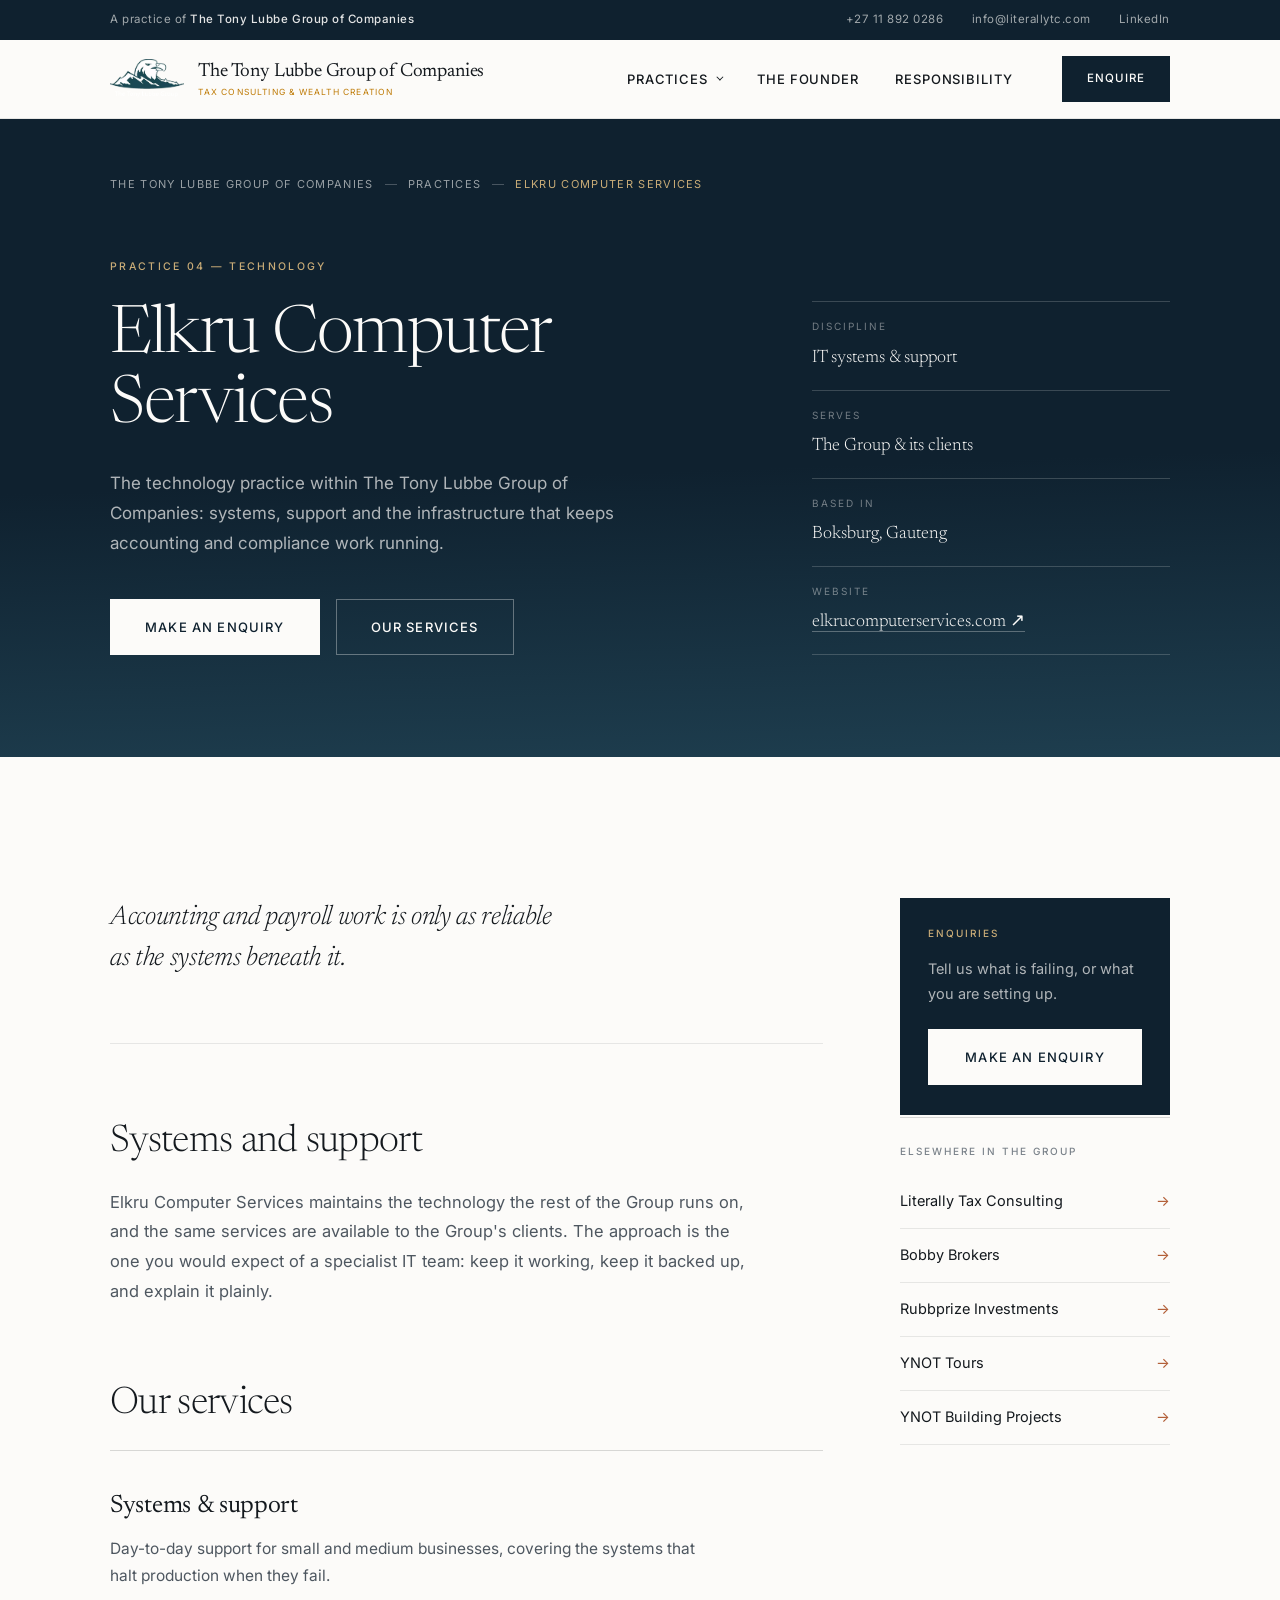
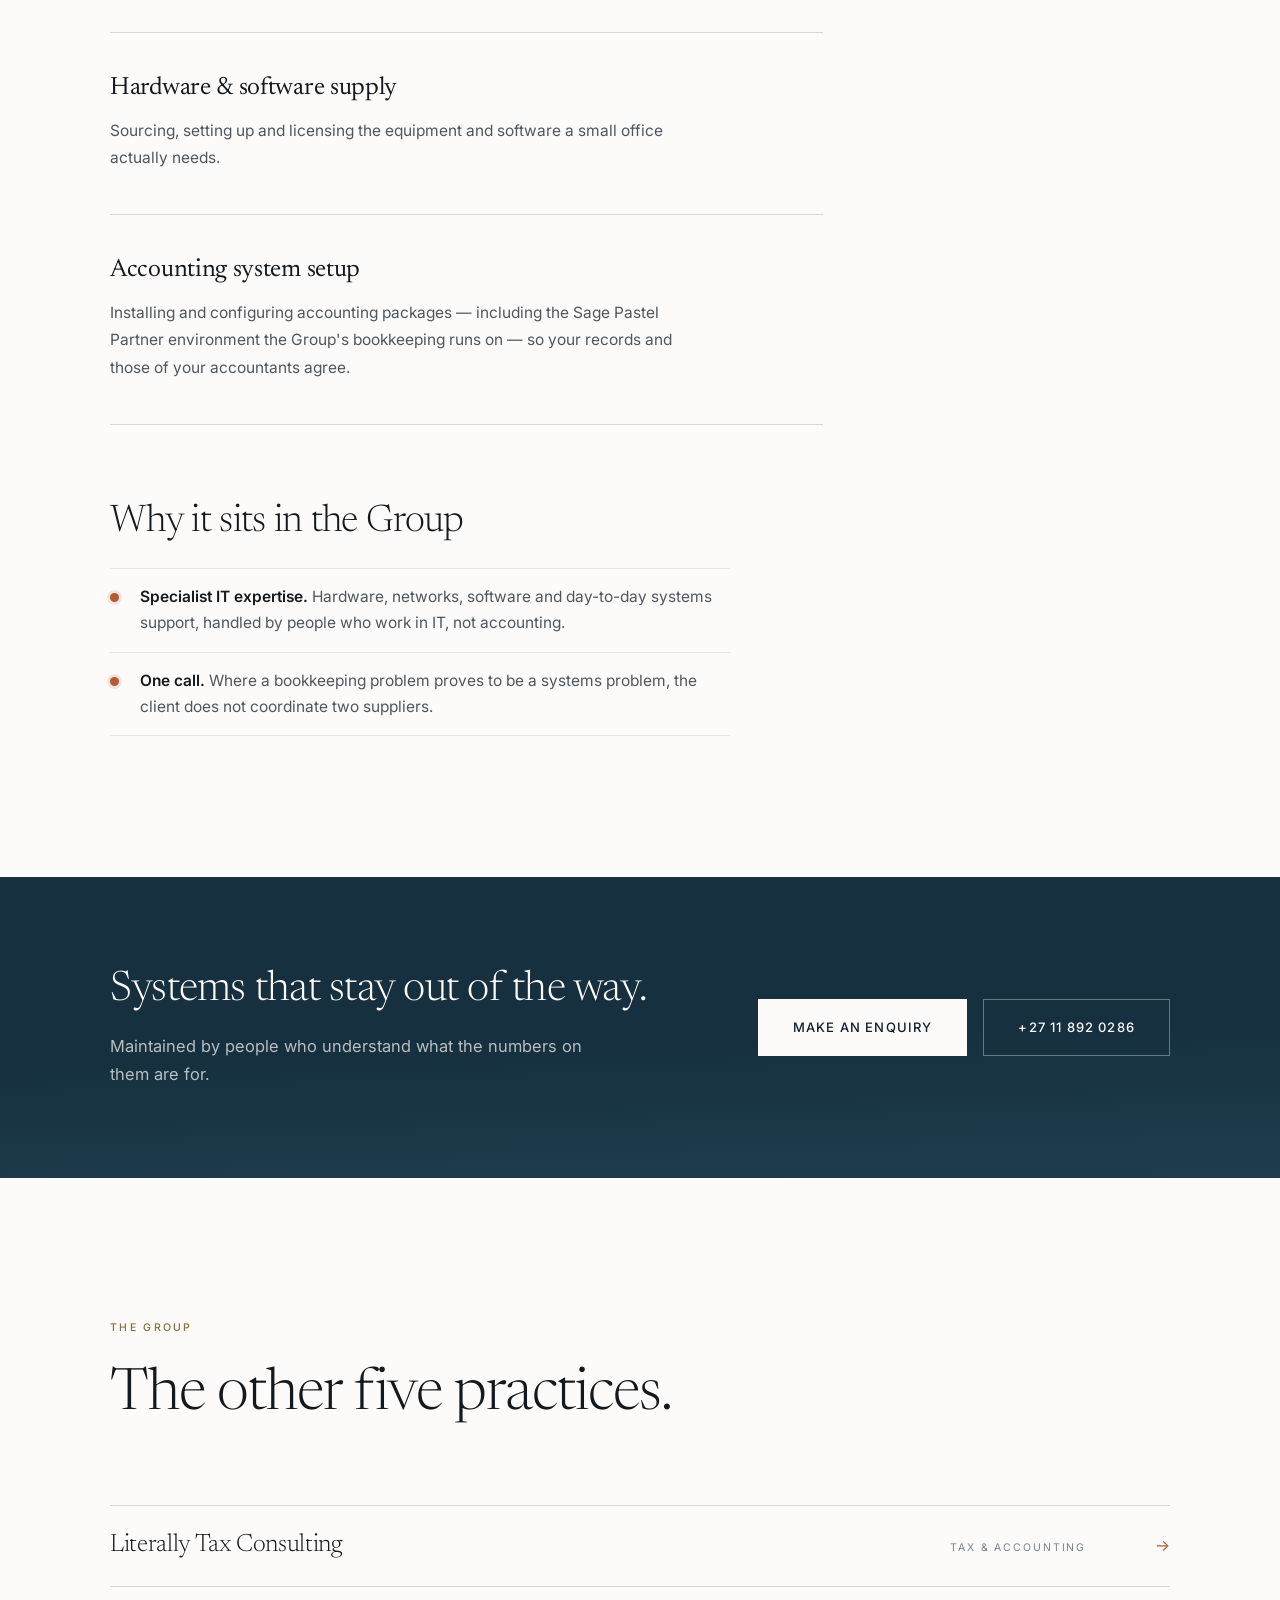
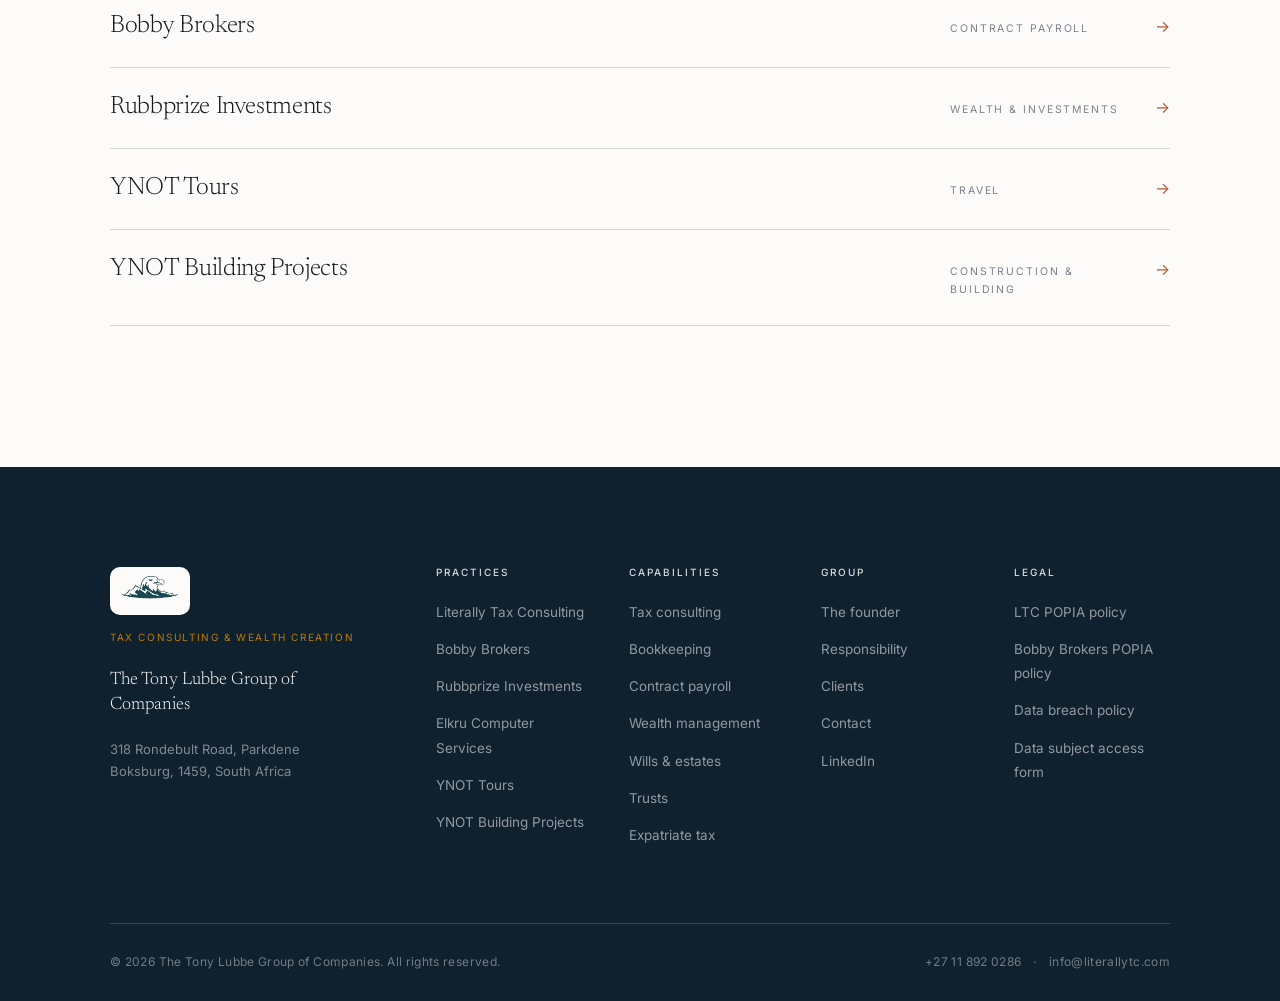
<file: companies/elkru-computer-services.html>
<!DOCTYPE html>
<html lang="en-ZA">
<head>
<meta charset="utf-8">
<meta name="viewport" content="width=device-width, initial-scale=1">
<title>Elkru Computer Services — Technology &amp; support | The Tony Lubbe Group of Companies</title>
<meta name="description" content="Elkru Computer Services provides technology, systems and support for The Tony Lubbe Group of Companies and its clients.">
<meta name="theme-color" content="#0F212F">
<link rel="preconnect" href="https://fonts.googleapis.com">
<link rel="preconnect" href="https://fonts.gstatic.com" crossorigin>
<link href="https://fonts.googleapis.com/css2?family=Inter:wght@300;400;500;600&family=Newsreader:ital,opsz,wght@0,6..72,200..500;1,6..72,200..400&display=swap" rel="stylesheet">
<link rel="stylesheet" href="../assets/css/styles.css">
</head>
<body>

<a class="skip-link" href="#main">Skip to content</a>

<div class="utility">
  <div class="wrap utility__inner">
    <p class="utility__note">A practice of <strong>The Tony Lubbe Group of Companies</strong></p>
    <ul class="utility__links">
      <li><a href="tel:+27118920286">+27 11 892 0286</a></li>
      <li><a href="mailto:info@literallytc.com">info@literallytc.com</a></li>
      <li><a href="https://www.linkedin.com/company/literally-tax-consulting-pty-ltd" target="_blank" rel="noopener">LinkedIn</a></li>
    </ul>
  </div>
</div>

<header class="header" id="header">
  <div class="wrap header__inner">
    <a class="brand" href="../index.html" aria-label="The Tony Lubbe Group of Companies — home">
      <img class="brand__logo" src="../assets/tlg.png" alt="" width="772" height="415">
      <span class="brand__text">
        <span class="brand__name">The Tony Lubbe Group of Companies</span>
        <span class="brand__slogan">Tax Consulting &amp; Wealth Creation</span>
        <!--<span class="brand__strap">Tax · Payroll · Wealth · Technology · Travel · Building</span>-->
      </span>
    </a>

    <nav class="nav" id="nav" aria-label="Primary">
      <ul class="nav__list">
        <li class="nav__item has-menu">
          <button class="nav__link" type="button" aria-expanded="false" aria-controls="menu-companies">
            Practices <span class="nav__chev" aria-hidden="true"></span>
          </button>
          <div class="megamenu" id="menu-companies" hidden>
            <div class="wrap megamenu__inner">
              <div class="megamenu__lead">
                <p class="eyebrow">The Group</p>
                <h2 class="megamenu__title">Six practices,<br>one standard.</h2>
                <p class="megamenu__copy">Each business has its own specialists and its own mandate. Together they
                  mean a client explains their affairs once.</p>
                <a class="arrow-link" href="../index.html#practices">View the Group <span aria-hidden="true">→</span></a>
              </div>
              <ul class="megamenu__grid">
                <li><a href="literally-tax-consulting.html"><strong>Literally Tax Consulting</strong><span>Tax, accounting, wills, trusts &amp; estates</span></a></li>
                <li><a href="bobby-brokers.html"><strong>Bobby Brokers</strong><span>Contractual payroll services</span></a></li>
                <li><a href="rubbprize-investments.html"><strong>Rubbprize Investments</strong><span>Wealth, investments and cover</span></a></li>
                <li><a href="elkru-computer-services.html" aria-current="page"><strong>Elkru Computer Services</strong><span>Technology, systems and support</span></a></li>
                <li><a href="ynot-tours.html"><strong>YNOT Tours</strong><span>Travel and tour services</span></a></li>
                <li><a href="ynot-building-projects.html"><strong>YNOT Building Projects</strong><span>Construction and building projects</span></a></li>
                <li><a href="../index.html#csi"><strong>Corporate social investment</strong><span>Where the Group gives back</span></a></li>
              </ul>
            </div>
          </div>
        </li>
        <li class="nav__item"><a class="nav__link" href="../index.html#founder">The founder</a></li>
        <li class="nav__item"><a class="nav__link" href="../index.html#csi">Responsibility</a></li>
      </ul>
    </nav>

    <div class="header__actions">
      <a class="btn btn--primary btn--sm" href="../index.html#contact">Enquire</a>
      <button class="burger" id="burger" type="button" aria-expanded="false" aria-controls="nav" aria-label="Open menu">
        <span></span><span></span><span></span>
      </button>
    </div>
  </div>
</header>
<div class="nav-scrim" id="navScrim" hidden></div>

<main id="main">

<section class="subhero">
  <div class="subhero__bg" aria-hidden="true">
    <span class="hero__stripes"></span>
    <span class="hero__glow"></span>
  </div>
  <div class="wrap">
    <nav aria-label="Breadcrumb">
      <ol class="crumbs">
        <li><a href="../index.html">The Tony Lubbe Group of Companies</a></li>
        <li><a href="../index.html#practices">Practices</a></li>
        <li><span aria-current="page">Elkru Computer Services</span></li>
      </ol>
    </nav>

    <div class="subhero__inner">
      <div class="reveal">
        <p class="eyebrow eyebrow--light">Practice 04 — Technology</p>
        <h1 class="subhero__title">Elkru Computer<br>Services</h1>
        <p class="subhero__lede">The technology practice within The Tony Lubbe Group of Companies: systems, support and the
          infrastructure that keeps accounting and compliance work running.</p>
        <div class="subhero__cta">
          <a class="btn btn--onDark" href="../index.html#contact">Make an enquiry</a>
          <a class="btn btn--ghost" href="#services">Our services</a>
        </div>
      </div>

      <dl class="subhero__meta reveal">
        <div><dt>Discipline</dt><dd>IT systems &amp; support</dd></div>
        <div><dt>Serves</dt><dd>The Group &amp; its clients</dd></div>
        <div><dt>Based in</dt><dd>Boksburg, Gauteng</dd></div>
        <div><dt>Website</dt><dd><a class="subhero__meta-link" href="https://www.elkrucomputerservices.com" target="_blank" rel="noopener">elkrucomputerservices.com <span aria-hidden="true">↗</span></a></dd></div>
      </dl>
    </div>
  </div>
</section>

<section class="section">
  <div class="wrap page">

    <!-- DRAFT COPY: the live site publishes only this company's name. Everything
         below is drafted from its role within the group and needs client sign-off
         before launch. See README. -->
    <div class="prose">
      <p class="lead reveal"><em>Accounting and payroll work is only as reliable as the systems beneath it.</em></p>

      <hr>

      <h2 class="reveal">Systems and support</h2>
      <p class="reveal">Elkru Computer Services maintains the technology the rest of the Group runs on, and
        the same services are available to the Group's clients. The approach is the one you would expect of a
        specialist IT team: keep it working, keep it backed up, and explain it plainly.</p>

      <h2 id="services" class="reveal">Our services</h2>

      <ol class="offer">
        <li class="offer__item reveal">
          <div>
            <h3>Systems &amp; support</h3>
            <p>Day-to-day support for small and medium businesses, covering the systems that halt production when
              they fail.</p>
          </div>
        </li>
        <li class="offer__item reveal">
          <div>
            <h3>Hardware &amp; software supply</h3>
            <p>Sourcing, setting up and licensing the equipment and software a small office actually needs.</p>
          </div>
        </li>
        <li class="offer__item reveal">
          <div>
            <h3>Accounting system setup</h3>
            <p>Installing and configuring accounting packages — including the Sage Pastel Partner environment
              the Group's bookkeeping runs on — so your records and those of your accountants agree.</p>
          </div>
        </li>
      </ol>

      <h2 class="reveal">Why it sits in the Group</h2>
      <ul class="ticks reveal">
        <li><strong>Specialist IT expertise.</strong> Hardware, networks, software and day-to-day systems
          support, handled by people who work in IT, not accounting.</li>
        <li><strong>One call.</strong> Where a bookkeeping problem proves to be a systems problem, the client
          does not coordinate two suppliers.</li>
      </ul>
    </div>

    <aside class="aside">
      <div class="panel panel--dark reveal">
        <h3>Enquiries</h3>
        <p>Tell us what is failing, or what you are setting up.</p>
        <a class="btn btn--onDark" href="../index.html#contact">Make an enquiry</a>
      </div>
      <div class="panel reveal">
        <h3>Elsewhere in the Group</h3>
        <ul class="panel__list">
          <li><a href="literally-tax-consulting.html">Literally Tax Consulting</a></li>
          <li><a href="bobby-brokers.html">Bobby Brokers</a></li>
          <li><a href="rubbprize-investments.html">Rubbprize Investments</a></li>
          <li><a href="ynot-tours.html">YNOT Tours</a></li>
          <li><a href="ynot-building-projects.html">YNOT Building Projects</a></li>
        </ul>
      </div>
    </aside>

  </div>
</section>

<section class="ctaband">
  <div class="wrap ctaband__inner">
    <div class="reveal">
      <h2 class="ctaband__title">Systems that stay out of the way.</h2>
      <p class="ctaband__copy">Maintained by people who understand what the numbers on them are for.</p>
    </div>
    <div class="ctaband__actions reveal">
      <a class="btn btn--onDark" href="../index.html#contact">Make an enquiry</a>
      <a class="btn btn--ghost" href="tel:+27118920286">+27 11 892 0286</a>
    </div>
  </div>
</section>

<section class="section">
  <div class="wrap">
    <header class="section__head reveal">
      <p class="eyebrow">The Group</p>
      <h2 class="section__title">The other five practices.</h2>
    </header>
    <ul class="siblings">
      <li class="sibling reveal">
        <a href="literally-tax-consulting.html">
          <h3>Literally Tax Consulting</h3>
          <span class="sibling__tag">Tax &amp; accounting</span>
          <span class="sibling__arrow" aria-hidden="true">→</span>
        </a>
      </li>
      <li class="sibling reveal">
        <a href="bobby-brokers.html">
          <h3>Bobby Brokers</h3>
          <span class="sibling__tag">Contract payroll</span>
          <span class="sibling__arrow" aria-hidden="true">→</span>
        </a>
      </li>
      <li class="sibling reveal">
        <a href="rubbprize-investments.html">
          <h3>Rubbprize Investments</h3>
          <span class="sibling__tag">Wealth &amp; investments</span>
          <span class="sibling__arrow" aria-hidden="true">→</span>
        </a>
      </li>
      <li class="sibling reveal">
        <a href="ynot-tours.html">
          <h3>YNOT Tours</h3>
          <span class="sibling__tag">Travel</span>
          <span class="sibling__arrow" aria-hidden="true">→</span>
        </a>
      </li>
      <li class="sibling reveal">
        <a href="ynot-building-projects.html">
          <h3>YNOT Building Projects</h3>
          <span class="sibling__tag">Construction &amp; building</span>
          <span class="sibling__arrow" aria-hidden="true">→</span>
        </a>
      </li>
    </ul>
  </div>
</section>

</main>

<footer class="footer" id="footer">
  <div class="wrap">
    <div class="footer__top">
      <div class="footer__brand">
        <img class="brand__logo brand__logo--lg" src="../assets/tlg.png" alt="" width="772" height="415">
        <p class="footer__slogan">Tax Consulting &amp; Wealth Creation</p>
        <p class="footer__strap">The Tony Lubbe Group of Companies</p>
        <p class="footer__addr">318 Rondebult Road, Parkdene<br>Boksburg, 1459, South Africa</p>
      </div>
      <nav class="footer__cols" aria-label="Footer">
        <div class="footer__col">
          <h3>Practices</h3>
          <ul>
            <li><a href="literally-tax-consulting.html">Literally Tax Consulting</a></li>
            <li><a href="bobby-brokers.html">Bobby Brokers</a></li>
            <li><a href="rubbprize-investments.html">Rubbprize Investments</a></li>
            <li><a href="elkru-computer-services.html">Elkru Computer Services</a></li>
            <li><a href="ynot-tours.html">YNOT Tours</a></li>
            <li><a href="ynot-building-projects.html">YNOT Building Projects</a></li>
          </ul>
        </div>
        <div class="footer__col">
          <h3>Capabilities</h3>
          <ul>
            <li><a href="literally-tax-consulting.html#tax">Tax consulting</a></li>
            <li><a href="literally-tax-consulting.html#bookkeeping">Bookkeeping</a></li>
            <li><a href="bobby-brokers.html#services">Contract payroll</a></li>
            <li><a href="rubbprize-investments.html#services">Wealth management</a></li>
            <li><a href="literally-tax-consulting.html#estates">Wills &amp; estates</a></li>
            <li><a href="literally-tax-consulting.html#estates">Trusts</a></li>
            <li><a href="literally-tax-consulting.html#expat">Expatriate tax</a></li>
          </ul>
        </div>
        <div class="footer__col">
          <h3>Group</h3>
          <ul>
            <li><a href="../index.html#founder">The founder</a></li>
            <li><a href="../index.html#csi">Responsibility</a></li>
            <li><a href="../index.html#clients">Clients</a></li>
            <li><a href="../index.html#contact">Contact</a></li>
            <li><a href="https://www.linkedin.com/company/literally-tax-consulting-pty-ltd" target="_blank" rel="noopener">LinkedIn</a></li>
          </ul>
        </div>
        <div class="footer__col">
          <h3>Legal</h3>
          <ul>
            <li><a href="#">LTC POPIA policy</a></li>
            <li><a href="#">Bobby Brokers POPIA policy</a></li>
            <li><a href="#">Data breach policy</a></li>
            <li><a href="#">Data subject access form</a></li>
          </ul>
        </div>
      </nav>
    </div>
    <div class="footer__bottom">
      <p>© <span id="year">2026</span> The Tony Lubbe Group of Companies. All rights reserved.</p>
      <p class="footer__contact">
        <a href="tel:+27118920286">+27 11 892 0286</a>
        <span aria-hidden="true">·</span>
        <a href="mailto:info@literallytc.com">info@literallytc.com</a>
      </p>
    </div>
  </div>
</footer>

<script src="../assets/js/main.js"></script>
</body>
</html>
</file>
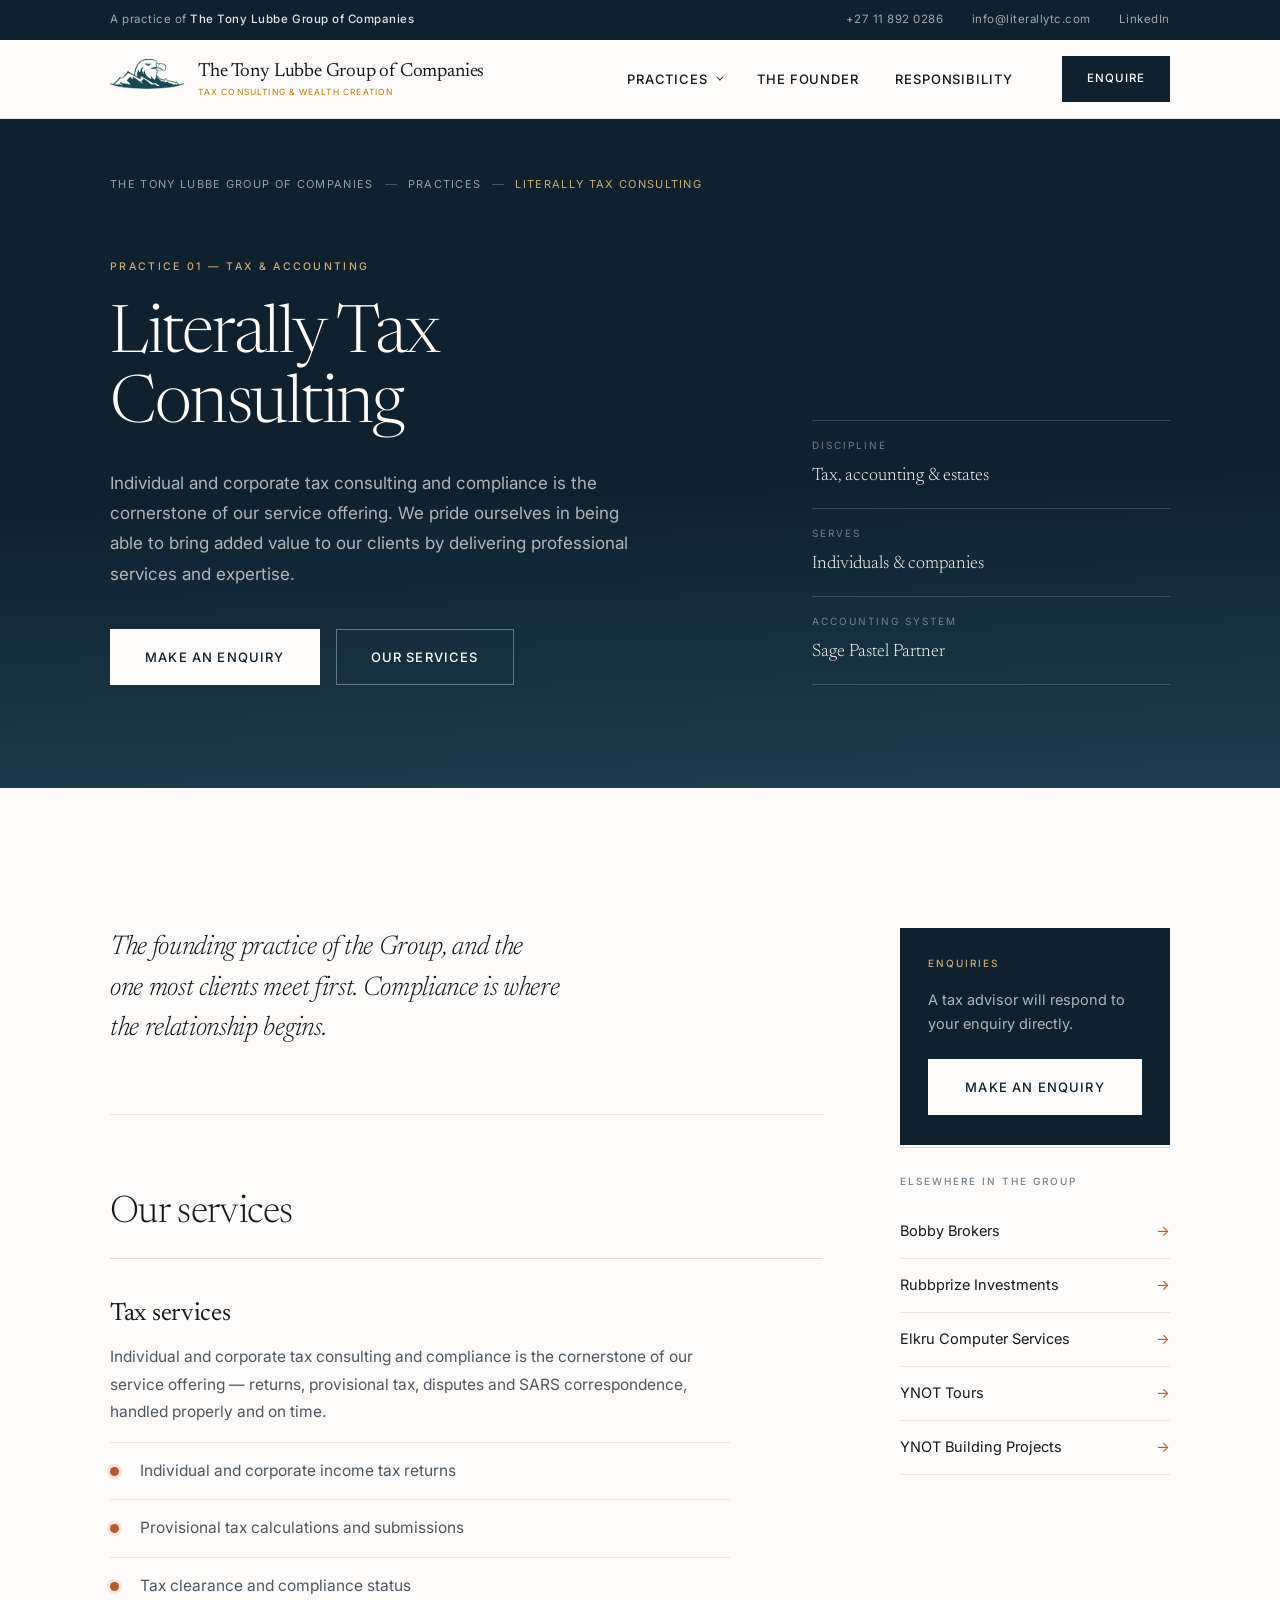
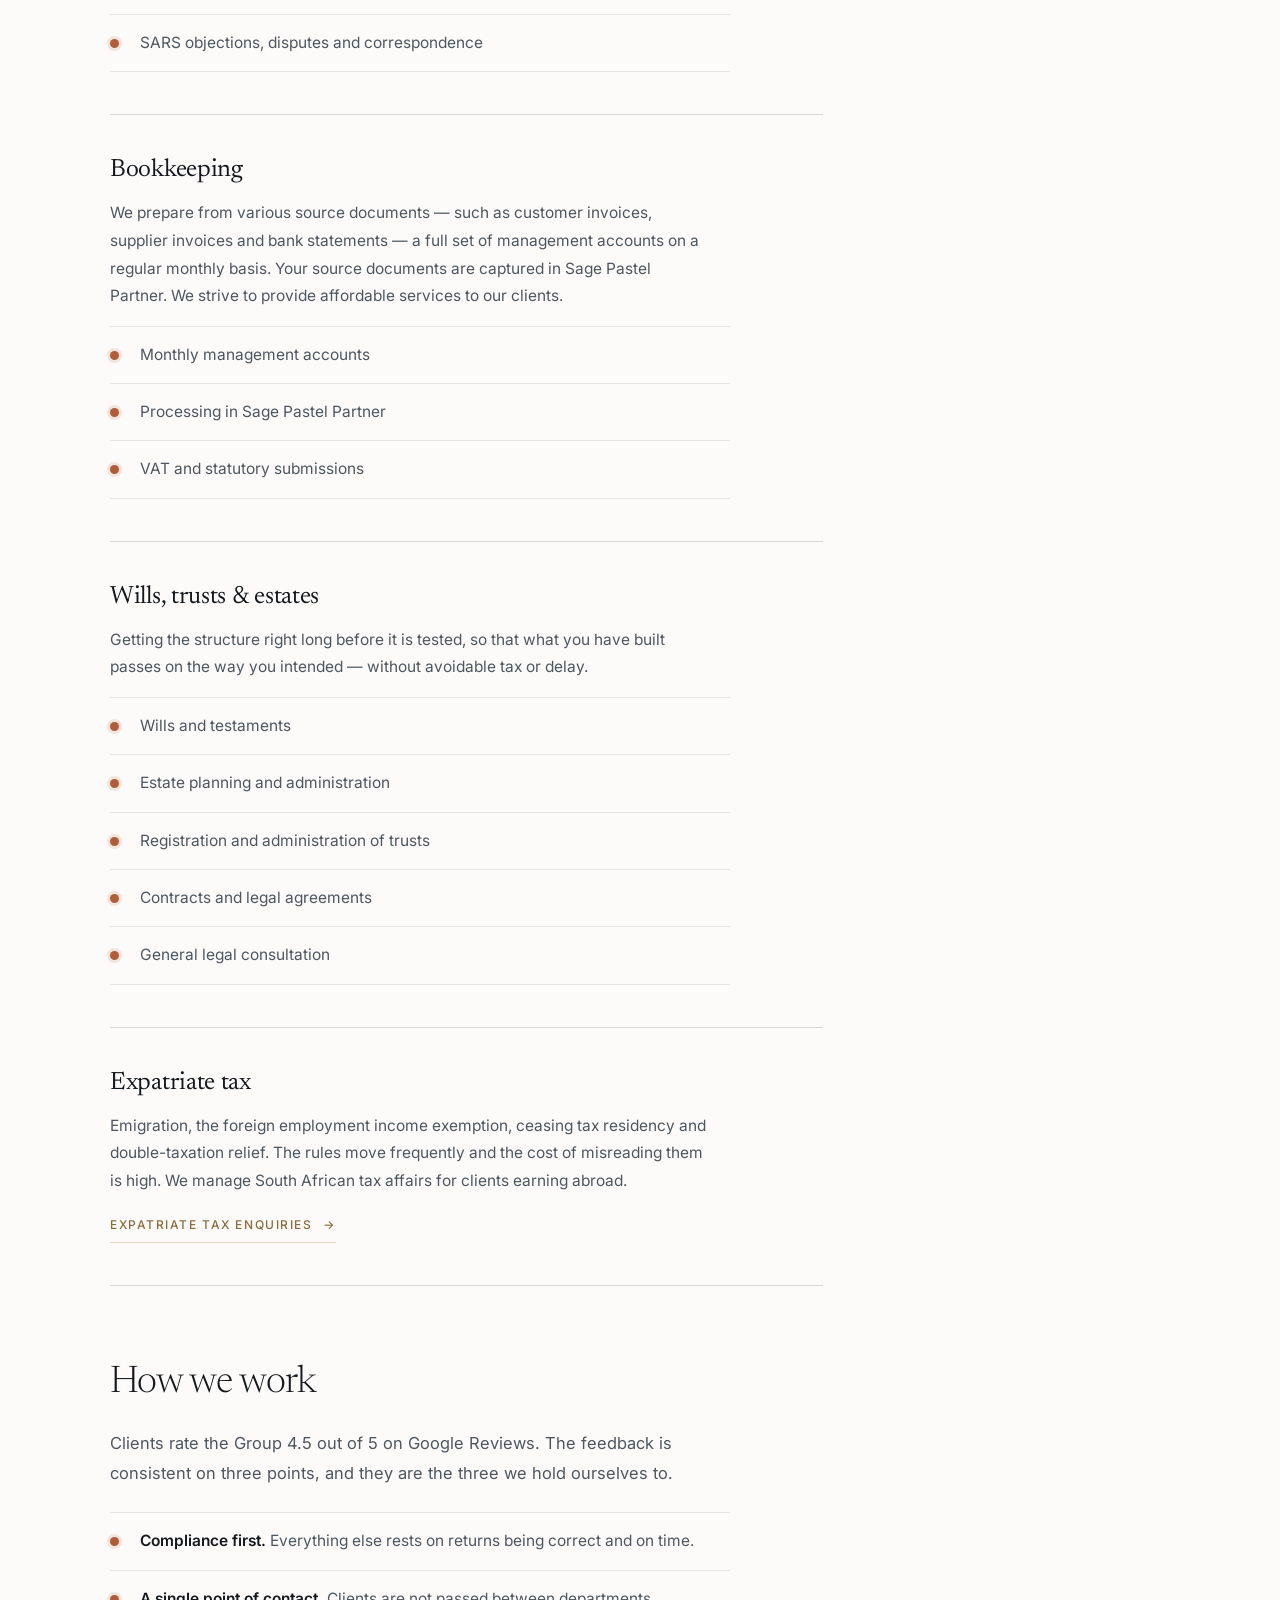
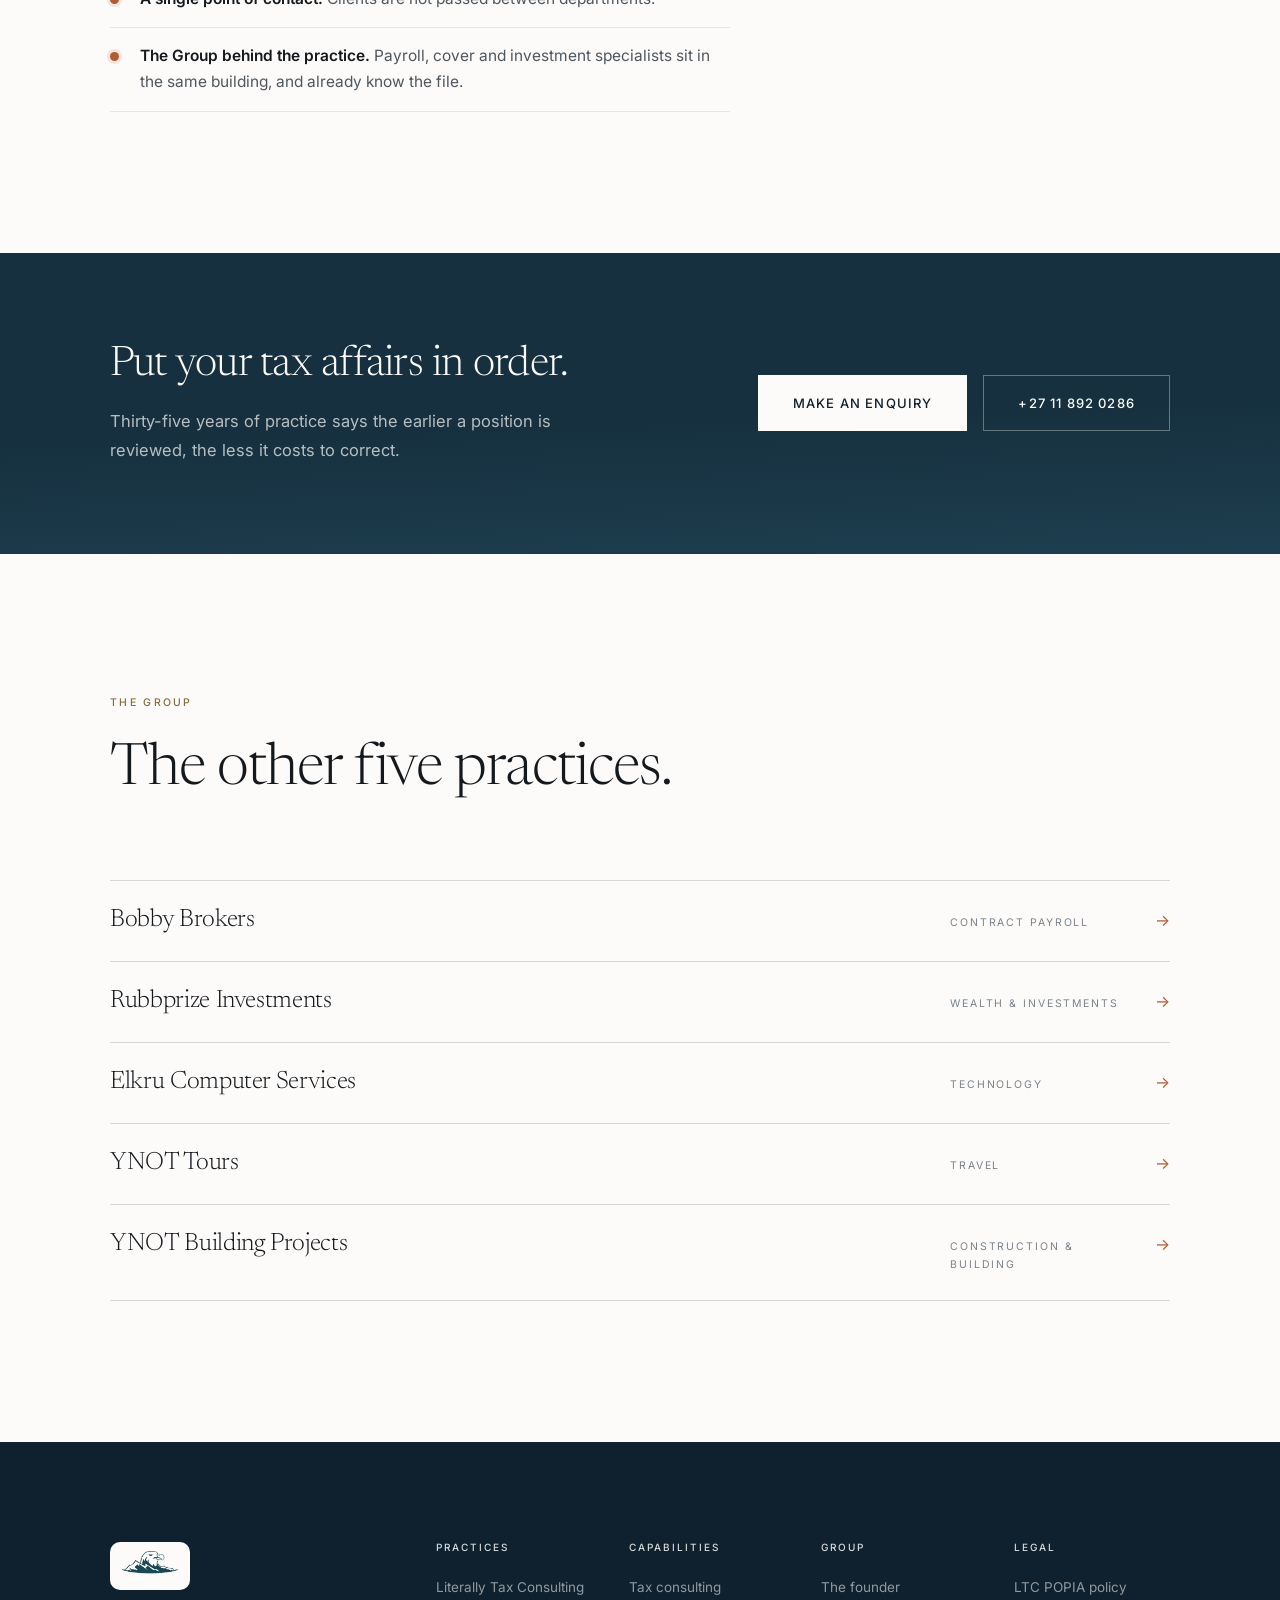
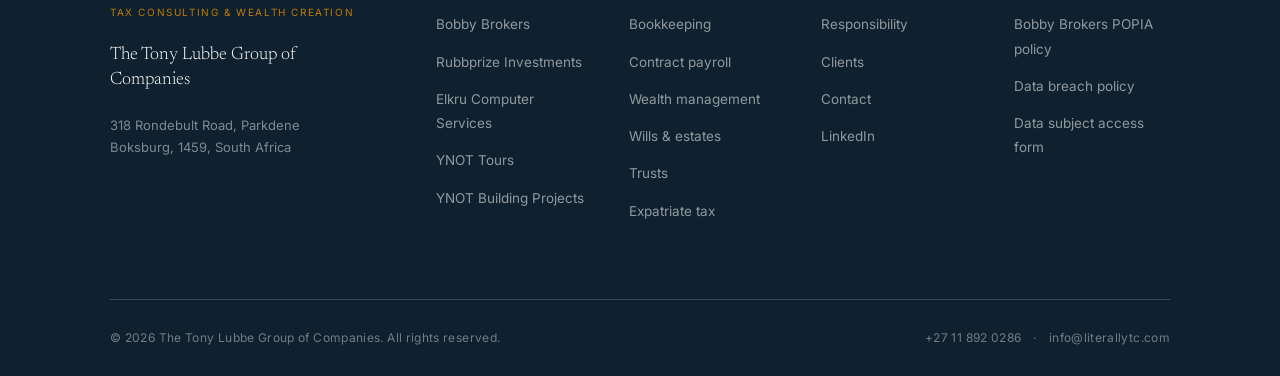
<file: companies/literally-tax-consulting.html>
<!DOCTYPE html>
<html lang="en-ZA">
<head>
<meta charset="utf-8">
<meta name="viewport" content="width=device-width, initial-scale=1">
<title>Literally Tax Consulting — The Tony Lubbe Group of Companies</title>
<meta name="description" content="Literally Tax Consulting: individual and corporate tax consulting and compliance, bookkeeping and management accounts, wills, trusts and estates, and expat tax. Part of The Tony Lubbe Group of Companies.">
<meta name="theme-color" content="#0F212F">
<link rel="preconnect" href="https://fonts.googleapis.com">
<link rel="preconnect" href="https://fonts.gstatic.com" crossorigin>
<link href="https://fonts.googleapis.com/css2?family=Inter:wght@300;400;500;600&family=Newsreader:ital,opsz,wght@0,6..72,200..500;1,6..72,200..400&display=swap" rel="stylesheet">
<link rel="stylesheet" href="../assets/css/styles.css">
</head>
<body>

<a class="skip-link" href="#main">Skip to content</a>

<div class="utility">
  <div class="wrap utility__inner">
    <p class="utility__note">A practice of <strong>The Tony Lubbe Group of Companies</strong></p>
    <ul class="utility__links">
      <li><a href="tel:+27118920286">+27 11 892 0286</a></li>
      <li><a href="mailto:info@literallytc.com">info@literallytc.com</a></li>
      <li><a href="https://www.linkedin.com/company/literally-tax-consulting-pty-ltd" target="_blank" rel="noopener">LinkedIn</a></li>
    </ul>
  </div>
</div>

<header class="header" id="header">
  <div class="wrap header__inner">
    <a class="brand" href="../index.html" aria-label="The Tony Lubbe Group of Companies — home">
      <img class="brand__logo" src="../assets/tlg.png" alt="" width="772" height="415">
      <span class="brand__text">
        <span class="brand__name">The Tony Lubbe Group of Companies</span>
        <span class="brand__slogan">Tax Consulting &amp; Wealth Creation</span>
        <!--<span class="brand__strap">Tax · Payroll · Wealth · Technology · Travel · Building</span>-->
      </span>
    </a>

    <nav class="nav" id="nav" aria-label="Primary">
      <ul class="nav__list">
        <li class="nav__item has-menu">
          <button class="nav__link" type="button" aria-expanded="false" aria-controls="menu-companies">
            Practices <span class="nav__chev" aria-hidden="true"></span>
          </button>
          <div class="megamenu" id="menu-companies" hidden>
            <div class="wrap megamenu__inner">
              <div class="megamenu__lead">
                <p class="eyebrow">The Group</p>
                <h2 class="megamenu__title">Six practices,<br>one standard.</h2>
                <p class="megamenu__copy">Each business has its own specialists and its own mandate. Together they
                  mean a client explains their affairs once.</p>
                <a class="arrow-link" href="../index.html#practices">View the Group <span aria-hidden="true">→</span></a>
              </div>
              <ul class="megamenu__grid">
                <li><a href="literally-tax-consulting.html" aria-current="page"><strong>Literally Tax Consulting</strong><span>Tax, accounting, wills, trusts &amp; estates</span></a></li>
                <li><a href="bobby-brokers.html"><strong>Bobby Brokers</strong><span>Contractual payroll services</span></a></li>
                <li><a href="rubbprize-investments.html"><strong>Rubbprize Investments</strong><span>Wealth, investments and cover</span></a></li>
                <li><a href="elkru-computer-services.html"><strong>Elkru Computer Services</strong><span>Technology, systems and support</span></a></li>
                <li><a href="ynot-tours.html"><strong>YNOT Tours</strong><span>Travel and tour services</span></a></li>
                <li><a href="ynot-building-projects.html"><strong>YNOT Building Projects</strong><span>Construction and building projects</span></a></li>
                <li><a href="../index.html#csi"><strong>Corporate social investment</strong><span>Where the Group gives back</span></a></li>
              </ul>
            </div>
          </div>
        </li>
        <li class="nav__item"><a class="nav__link" href="../index.html#founder">The founder</a></li>
        <li class="nav__item"><a class="nav__link" href="../index.html#csi">Responsibility</a></li>
      </ul>
    </nav>

    <div class="header__actions">
      <a class="btn btn--primary btn--sm" href="../index.html#contact">Enquire</a>
      <button class="burger" id="burger" type="button" aria-expanded="false" aria-controls="nav" aria-label="Open menu">
        <span></span><span></span><span></span>
      </button>
    </div>
  </div>
</header>
<div class="nav-scrim" id="navScrim" hidden></div>

<main id="main">

<!-- ══════════════════════════════════ HERO ══════════════════════════════════ -->
<section class="subhero">
  <div class="subhero__bg" aria-hidden="true">
    <span class="hero__stripes"></span>
    <span class="hero__glow"></span>
  </div>
  <div class="wrap">
    <nav aria-label="Breadcrumb">
      <ol class="crumbs">
        <li><a href="../index.html">The Tony Lubbe Group of Companies</a></li>
        <li><a href="../index.html#practices">Practices</a></li>
        <li><span aria-current="page">Literally Tax Consulting</span></li>
      </ol>
    </nav>

    <div class="subhero__inner">
      <div class="reveal">
        <p class="eyebrow eyebrow--light">Practice 01 — Tax &amp; accounting</p>
        <h1 class="subhero__title">Literally Tax<br>Consulting</h1>
        <p class="subhero__lede">Individual and corporate tax consulting and compliance is the cornerstone of
          our service offering. We pride ourselves in being able to bring added value to our clients by
          delivering professional services and expertise.</p>
        <div class="subhero__cta">
          <a class="btn btn--onDark" href="../index.html#contact">Make an enquiry</a>
          <a class="btn btn--ghost" href="#services">Our services</a>
        </div>
      </div>

      <dl class="subhero__meta reveal">
        <div><dt>Discipline</dt><dd>Tax, accounting &amp; estates</dd></div>
        <div><dt>Serves</dt><dd>Individuals &amp; companies</dd></div>
        <div><dt>Accounting system</dt><dd>Sage Pastel Partner</dd></div>
      </dl>
    </div>
  </div>
</section>

<!-- ══════════════════════════════════ BODY ══════════════════════════════════ -->
<section class="section">
  <div class="wrap page">

    <div class="prose">
      <p class="lead reveal"><em>The founding practice of the Group, and the one most clients meet first.
        Compliance is where the relationship begins.</em></p>

      <hr>

      <h2 id="services" class="reveal">Our services</h2>

      <ol class="offer">
        <li class="offer__item reveal" id="tax">
          <div>
            <h3>Tax services</h3>
            <p>Individual and corporate tax consulting and compliance is the cornerstone of our service
              offering — returns, provisional tax, disputes and SARS correspondence, handled properly and
              on time.</p>
            <ul class="ticks" style="margin-top:16px">
              <li>Individual and corporate income tax returns</li>
              <li>Provisional tax calculations and submissions</li>
              <li>Tax clearance and compliance status</li>
              <li>SARS objections, disputes and correspondence</li>
            </ul>
          </div>
        </li>

        <li class="offer__item reveal" id="bookkeeping">
          <div>
            <h3>Bookkeeping</h3>
            <p>We prepare from various source documents — such as customer invoices, supplier invoices and
              bank statements — a full set of management accounts on a regular monthly basis. Your source
              documents are captured in Sage Pastel Partner. We strive to provide affordable services to
              our clients.</p>
            <ul class="ticks" style="margin-top:16px">
              <li>Monthly management accounts</li>
              <li>Processing in Sage Pastel Partner</li>
              <li>VAT and statutory submissions</li>
            </ul>
          </div>
        </li>

        <li class="offer__item reveal" id="estates">
          <div>
            <h3>Wills, trusts &amp; estates</h3>
            <p>Getting the structure right long before it is tested, so that what you have built passes on
              the way you intended — without avoidable tax or delay.</p>
            <ul class="ticks" style="margin-top:16px">
              <li>Wills and testaments</li>
              <li>Estate planning and administration</li>
              <li>Registration and administration of trusts</li>
              <li>Contracts and legal agreements</li>
              <li>General legal consultation</li>
            </ul>
          </div>
        </li>

        <li class="offer__item reveal" id="expat">
          <div>
            <h3>Expatriate tax</h3>
            <p>Emigration, the foreign employment income exemption, ceasing tax residency and double-taxation
              relief. The rules move frequently and the cost of misreading them is high. We manage South
              African tax affairs for clients earning abroad.</p>
            <p style="margin-top:16px">
              <a class="arrow-link" href="mailto:info@literallytc.com?subject=Expatriate%20tax%20enquiry">Expatriate tax enquiries <span aria-hidden="true">→</span></a>
            </p>
          </div>
        </li>
      </ol>

      <h2 class="reveal">How we work</h2>
      <p class="reveal">Clients rate the Group 4.5 out of 5 on Google Reviews. The feedback is consistent
        on three points, and they are the three we hold ourselves to.</p>
      <ul class="ticks reveal">
        <li><strong>Compliance first.</strong> Everything else rests on returns being correct and on time.</li>
        <li><strong>A single point of contact.</strong> Clients are not passed between departments.</li>
        <li><strong>The Group behind the practice.</strong> Payroll, cover and investment specialists sit in
          the same building, and already know the file.</li>
      </ul>
    </div>

    <aside class="aside">
      <div class="panel panel--dark reveal">
        <h3>Enquiries</h3>
        <p>A tax advisor will respond to your enquiry directly.</p>
        <a class="btn btn--onDark" href="../index.html#contact">Make an enquiry</a>
      </div>
      <div class="panel reveal">
        <h3>Elsewhere in the Group</h3>
        <ul class="panel__list">
          <li><a href="bobby-brokers.html">Bobby Brokers</a></li>
          <li><a href="rubbprize-investments.html">Rubbprize Investments</a></li>
          <li><a href="elkru-computer-services.html">Elkru Computer Services</a></li>
          <li><a href="ynot-tours.html">YNOT Tours</a></li>
          <li><a href="ynot-building-projects.html">YNOT Building Projects</a></li>
        </ul>
      </div>
    </aside>

  </div>
</section>

<!-- ══════════════════════════════════ CTA ══════════════════════════════════ -->
<section class="ctaband">
  <div class="wrap ctaband__inner">
    <div class="reveal">
      <h2 class="ctaband__title">Put your tax affairs in order.</h2>
      <p class="ctaband__copy">Thirty-five years of practice says the earlier a position is reviewed, the
        less it costs to correct.</p>
    </div>
    <div class="ctaband__actions reveal">
      <a class="btn btn--onDark" href="../index.html#contact">Make an enquiry</a>
      <a class="btn btn--ghost" href="tel:+27118920286">+27 11 892 0286</a>
    </div>
  </div>
</section>

<!-- ══════════════════════════════════ SIBLINGS ══════════════════════════════════ -->
<section class="section">
  <div class="wrap">
    <header class="section__head reveal">
      <p class="eyebrow">The Group</p>
      <h2 class="section__title">The other five practices.</h2>
    </header>
    <ul class="siblings">
      <li class="sibling reveal">
        <a href="bobby-brokers.html">
          <h3>Bobby Brokers</h3>
          <span class="sibling__tag">Contract payroll</span>
          <span class="sibling__arrow" aria-hidden="true">→</span>
        </a>
      </li>
      <li class="sibling reveal">
        <a href="rubbprize-investments.html">
          <h3>Rubbprize Investments</h3>
          <span class="sibling__tag">Wealth &amp; investments</span>
          <span class="sibling__arrow" aria-hidden="true">→</span>
        </a>
      </li>
      <li class="sibling reveal">
        <a href="elkru-computer-services.html">
          <h3>Elkru Computer Services</h3>
          <span class="sibling__tag">Technology</span>
          <span class="sibling__arrow" aria-hidden="true">→</span>
        </a>
      </li>
      <li class="sibling reveal">
        <a href="ynot-tours.html">
          <h3>YNOT Tours</h3>
          <span class="sibling__tag">Travel</span>
          <span class="sibling__arrow" aria-hidden="true">→</span>
        </a>
      </li>
      <li class="sibling reveal">
        <a href="ynot-building-projects.html">
          <h3>YNOT Building Projects</h3>
          <span class="sibling__tag">Construction &amp; building</span>
          <span class="sibling__arrow" aria-hidden="true">→</span>
        </a>
      </li>
    </ul>
  </div>
</section>

</main>

<footer class="footer" id="footer">
  <div class="wrap">
    <div class="footer__top">
      <div class="footer__brand">
        <img class="brand__logo brand__logo--lg" src="../assets/tlg.png" alt="" width="772" height="415">
        <p class="footer__slogan">Tax Consulting &amp; Wealth Creation</p>
        <p class="footer__strap">The Tony Lubbe Group of Companies</p>
        <p class="footer__addr">318 Rondebult Road, Parkdene<br>Boksburg, 1459, South Africa</p>
      </div>
      <nav class="footer__cols" aria-label="Footer">
        <div class="footer__col">
          <h3>Practices</h3>
          <ul>
            <li><a href="literally-tax-consulting.html">Literally Tax Consulting</a></li>
            <li><a href="bobby-brokers.html">Bobby Brokers</a></li>
            <li><a href="rubbprize-investments.html">Rubbprize Investments</a></li>
            <li><a href="elkru-computer-services.html">Elkru Computer Services</a></li>
            <li><a href="ynot-tours.html">YNOT Tours</a></li>
            <li><a href="ynot-building-projects.html">YNOT Building Projects</a></li>
          </ul>
        </div>
        <div class="footer__col">
          <h3>Capabilities</h3>
          <ul>
            <li><a href="literally-tax-consulting.html#tax">Tax consulting</a></li>
            <li><a href="literally-tax-consulting.html#bookkeeping">Bookkeeping</a></li>
            <li><a href="bobby-brokers.html#services">Contract payroll</a></li>
            <li><a href="rubbprize-investments.html#services">Wealth management</a></li>
            <li><a href="literally-tax-consulting.html#estates">Wills &amp; estates</a></li>
            <li><a href="literally-tax-consulting.html#estates">Trusts</a></li>
            <li><a href="literally-tax-consulting.html#expat">Expatriate tax</a></li>
          </ul>
        </div>
        <div class="footer__col">
          <h3>Group</h3>
          <ul>
            <li><a href="../index.html#founder">The founder</a></li>
            <li><a href="../index.html#csi">Responsibility</a></li>
            <li><a href="../index.html#clients">Clients</a></li>
            <li><a href="../index.html#contact">Contact</a></li>
            <li><a href="https://www.linkedin.com/company/literally-tax-consulting-pty-ltd" target="_blank" rel="noopener">LinkedIn</a></li>
          </ul>
        </div>
        <div class="footer__col">
          <h3>Legal</h3>
          <ul>
            <li><a href="#">LTC POPIA policy</a></li>
            <li><a href="#">Bobby Brokers POPIA policy</a></li>
            <li><a href="#">Data breach policy</a></li>
            <li><a href="#">Data subject access form</a></li>
          </ul>
        </div>
      </nav>
    </div>
    <div class="footer__bottom">
      <p>© <span id="year">2026</span> The Tony Lubbe Group of Companies. All rights reserved.</p>
      <p class="footer__contact">
        <a href="tel:+27118920286">+27 11 892 0286</a>
        <span aria-hidden="true">·</span>
        <a href="mailto:info@literallytc.com">info@literallytc.com</a>
      </p>
    </div>
  </div>
</footer>

<script src="../assets/js/main.js"></script>
</body>
</html>
</file>
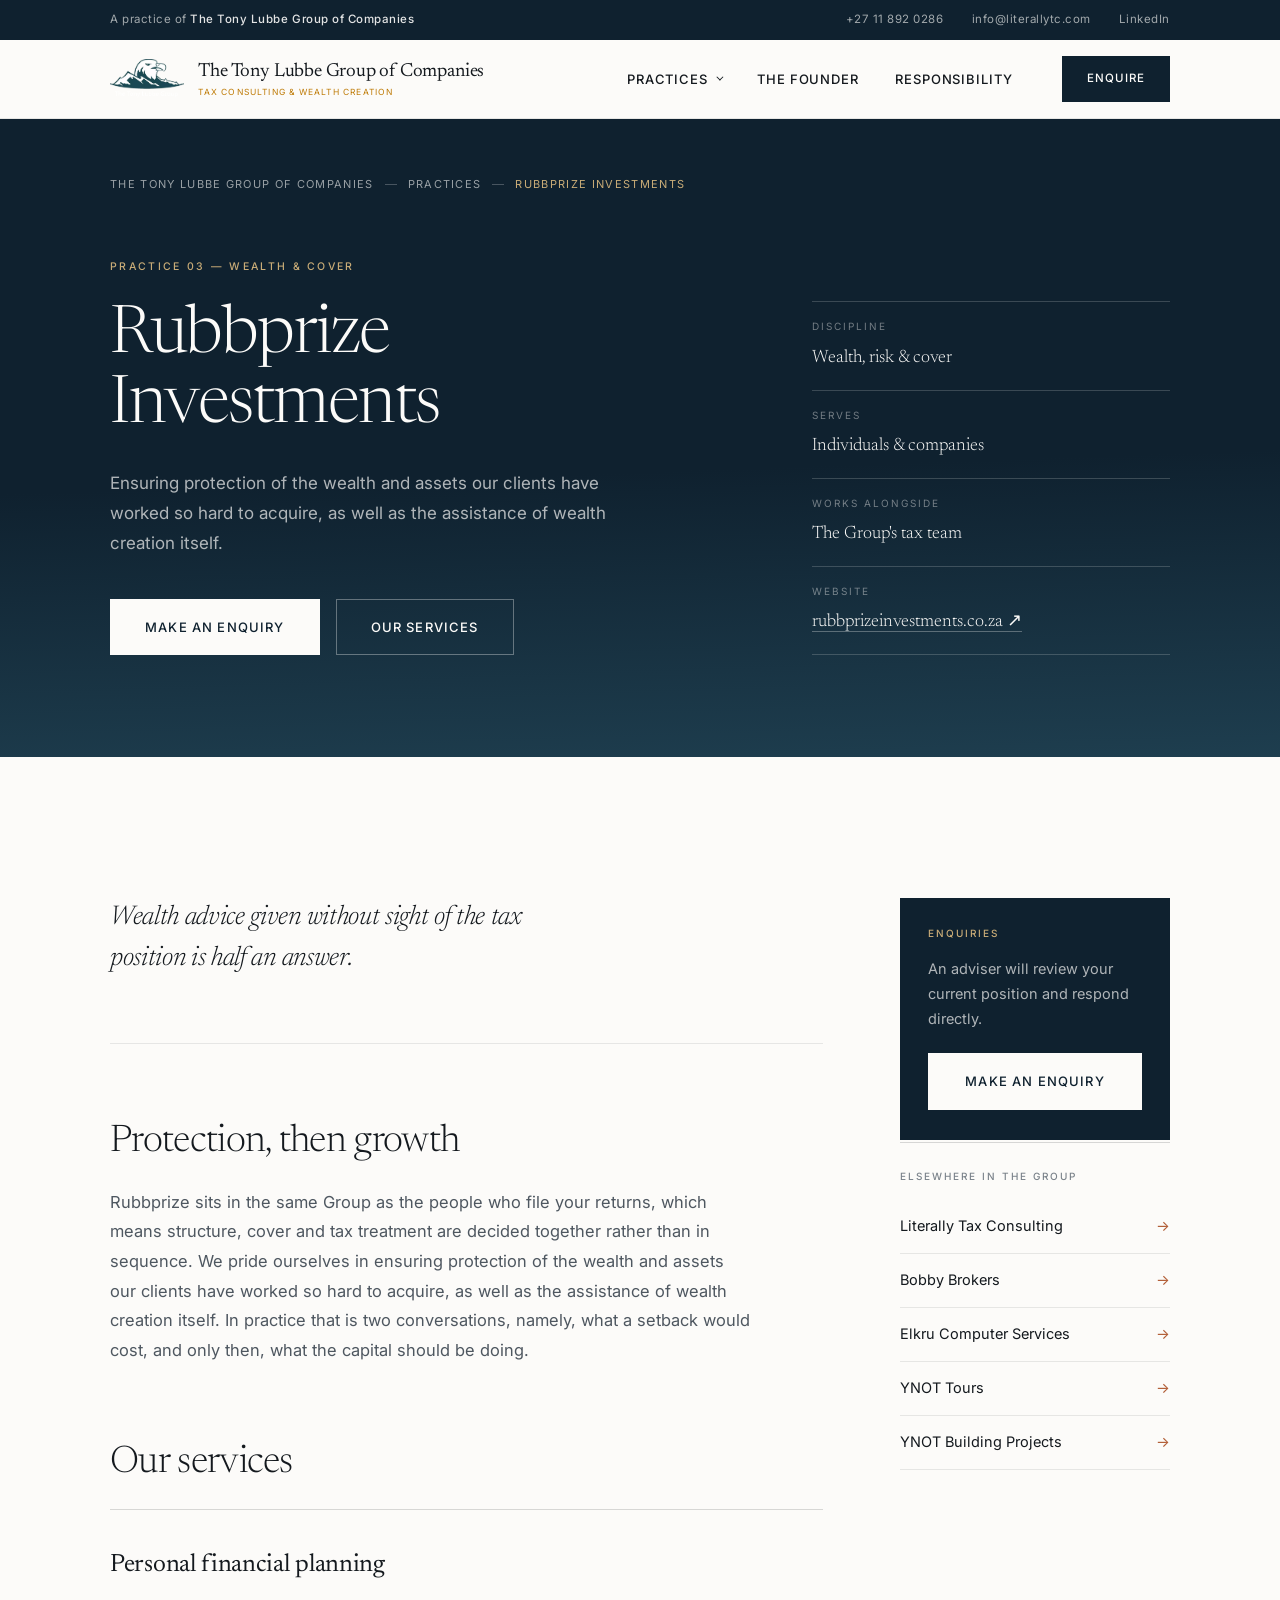
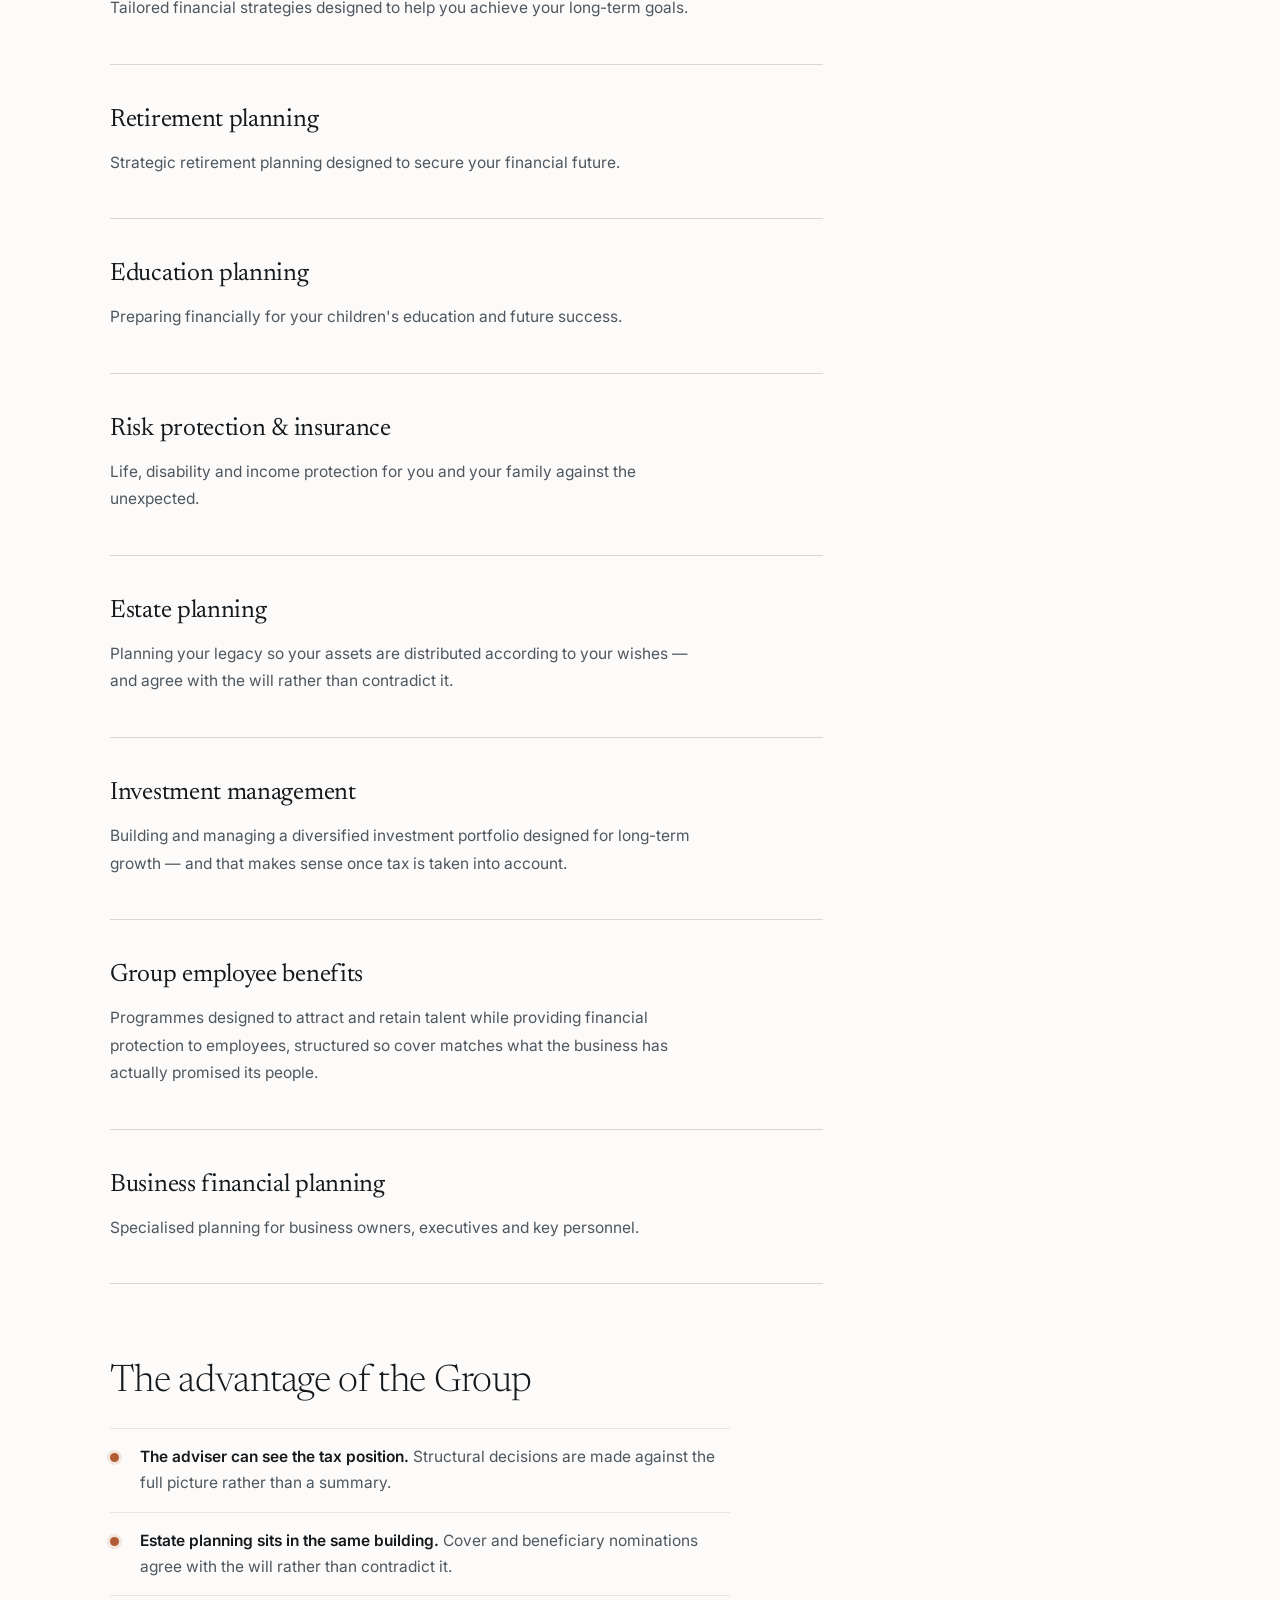
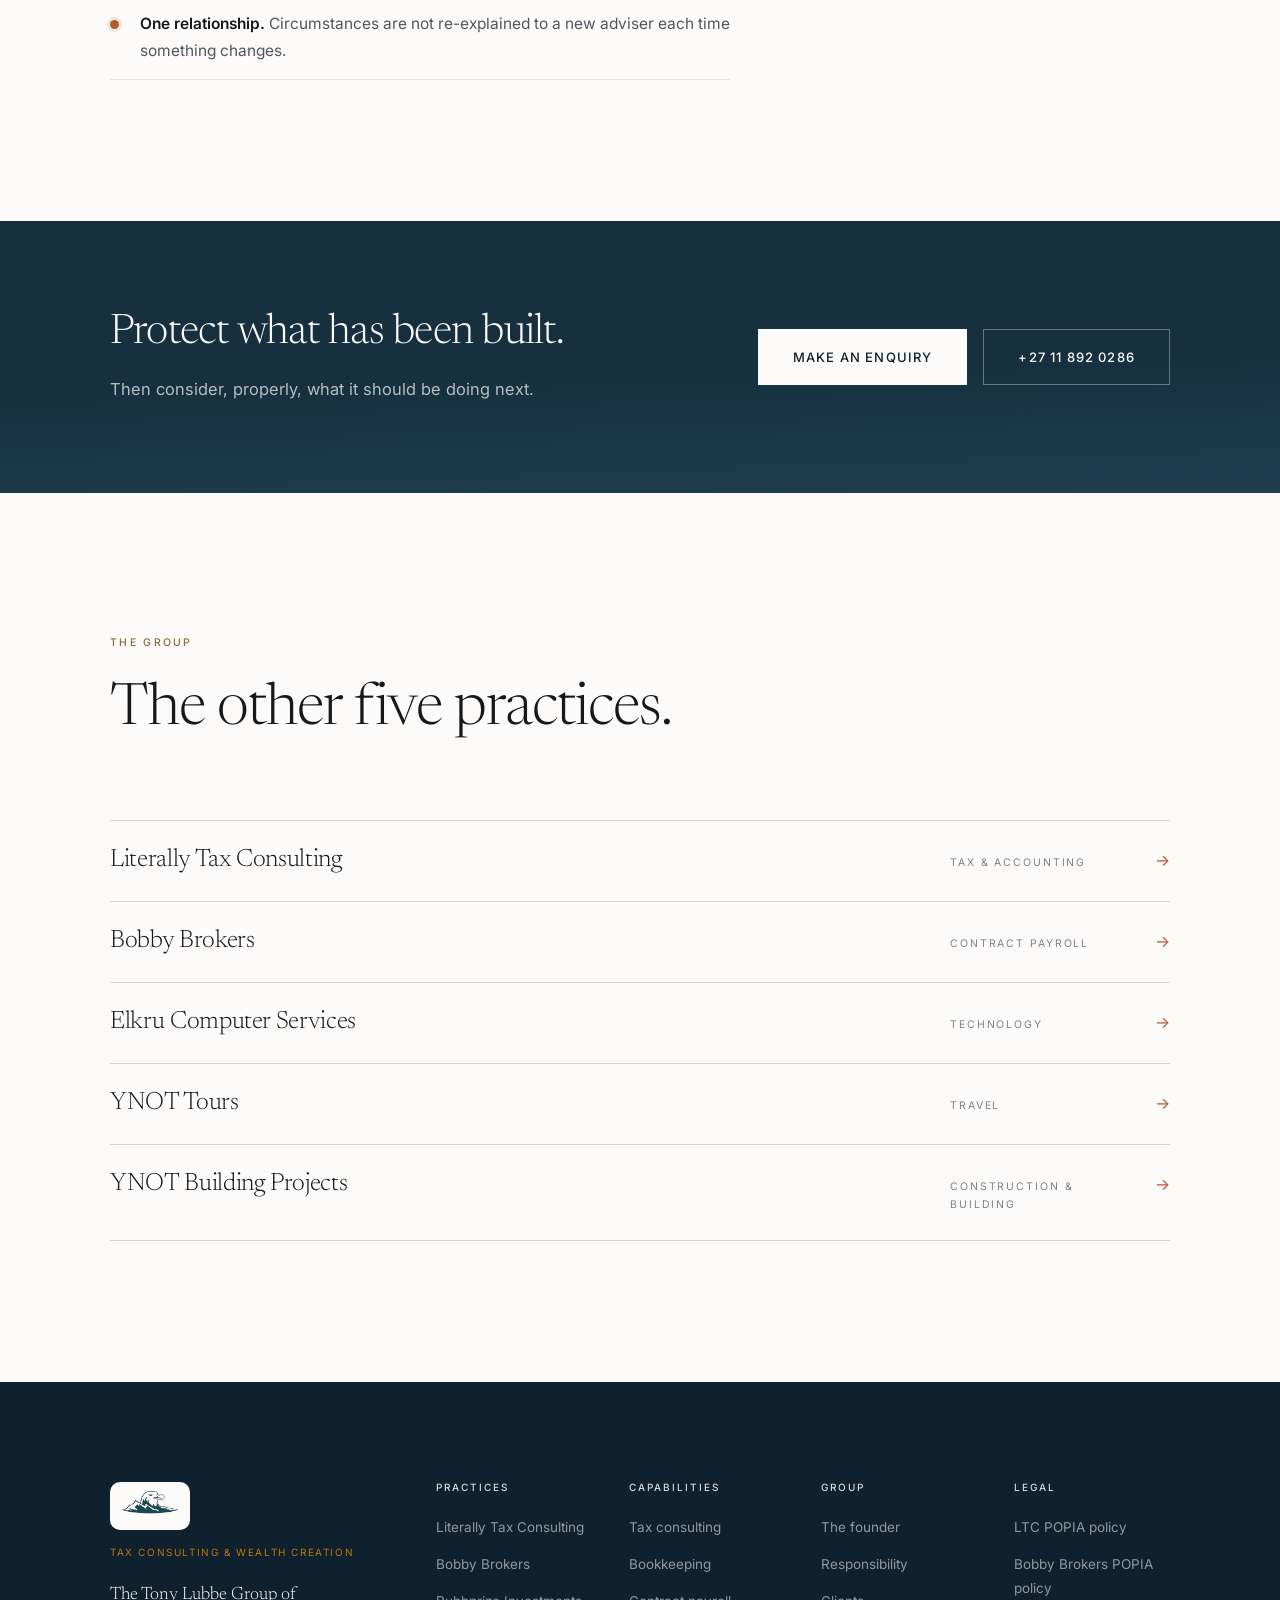
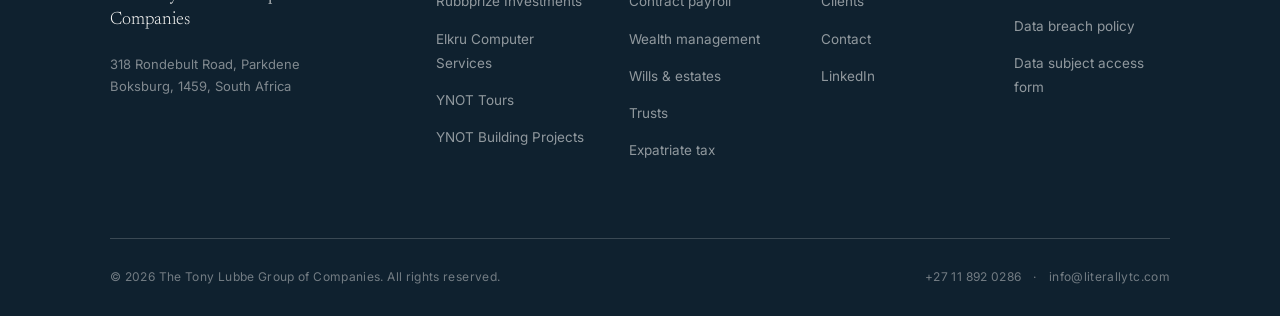
<file: companies/rubbprize-investments.html>
<!DOCTYPE html>
<html lang="en-ZA">
<head>
<meta charset="utf-8">
<meta name="viewport" content="width=device-width, initial-scale=1">
<title>Rubbprize Investments — Wealth management &amp; cover | The Tony Lubbe Group of Companies</title>
<meta name="description" content="Rubbprize Investments: personal and business financial planning, retirement, education and estate planning, investment management, risk protection and Group employee benefits. Part of The Tony Lubbe Group of Companies.">
<meta name="theme-color" content="#0F212F">
<link rel="preconnect" href="https://fonts.googleapis.com">
<link rel="preconnect" href="https://fonts.gstatic.com" crossorigin>
<link href="https://fonts.googleapis.com/css2?family=Inter:wght@300;400;500;600&family=Newsreader:ital,opsz,wght@0,6..72,200..500;1,6..72,200..400&display=swap" rel="stylesheet">
<link rel="stylesheet" href="../assets/css/styles.css">
</head>
<body>

<a class="skip-link" href="#main">Skip to content</a>

<div class="utility">
  <div class="wrap utility__inner">
    <p class="utility__note">A practice of <strong>The Tony Lubbe Group of Companies</strong></p>
    <ul class="utility__links">
      <li><a href="tel:+27118920286">+27 11 892 0286</a></li>
      <li><a href="mailto:info@literallytc.com">info@literallytc.com</a></li>
      <li><a href="https://www.linkedin.com/company/literally-tax-consulting-pty-ltd" target="_blank" rel="noopener">LinkedIn</a></li>
    </ul>
  </div>
</div>

<header class="header" id="header">
  <div class="wrap header__inner">
    <a class="brand" href="../index.html" aria-label="The Tony Lubbe Group of Companies — home">
      <img class="brand__logo" src="../assets/tlg.png" alt="" width="772" height="415">
      <span class="brand__text">
        <span class="brand__name">The Tony Lubbe Group of Companies</span>
        <span class="brand__slogan">Tax Consulting &amp; Wealth Creation</span>
        <!--<span class="brand__strap">Tax · Payroll · Wealth · Technology · Travel · Building</span>-->
      </span>
    </a>

    <nav class="nav" id="nav" aria-label="Primary">
      <ul class="nav__list">
        <li class="nav__item has-menu">
          <button class="nav__link" type="button" aria-expanded="false" aria-controls="menu-companies">
            Practices <span class="nav__chev" aria-hidden="true"></span>
          </button>
          <div class="megamenu" id="menu-companies" hidden>
            <div class="wrap megamenu__inner">
              <div class="megamenu__lead">
                <p class="eyebrow">The Group</p>
                <h2 class="megamenu__title">Six practices,<br>one standard.</h2>
                <p class="megamenu__copy">Each business has its own specialists and its own mandate. Together they
                  mean a client explains their affairs once.</p>
                <a class="arrow-link" href="../index.html#practices">View the Group <span aria-hidden="true">→</span></a>
              </div>
              <ul class="megamenu__grid">
                <li><a href="literally-tax-consulting.html"><strong>Literally Tax Consulting</strong><span>Tax, accounting, wills, trusts &amp; estates</span></a></li>
                <li><a href="bobby-brokers.html"><strong>Bobby Brokers</strong><span>Contractual payroll services</span></a></li>
                <li><a href="rubbprize-investments.html" aria-current="page"><strong>Rubbprize Investments</strong><span>Wealth, investments and cover</span></a></li>
                <li><a href="elkru-computer-services.html"><strong>Elkru Computer Services</strong><span>Technology, systems and support</span></a></li>
                <li><a href="ynot-tours.html"><strong>YNOT Tours</strong><span>Travel and tour services</span></a></li>
                <li><a href="ynot-building-projects.html"><strong>YNOT Building Projects</strong><span>Construction and building projects</span></a></li>
                <li><a href="../index.html#csi"><strong>Corporate social investment</strong><span>Where the Group gives back</span></a></li>
              </ul>
            </div>
          </div>
        </li>
        <li class="nav__item"><a class="nav__link" href="../index.html#founder">The founder</a></li>
        <li class="nav__item"><a class="nav__link" href="../index.html#csi">Responsibility</a></li>
      </ul>
    </nav>

    <div class="header__actions">
      <a class="btn btn--primary btn--sm" href="../index.html#contact">Enquire</a>
      <button class="burger" id="burger" type="button" aria-expanded="false" aria-controls="nav" aria-label="Open menu">
        <span></span><span></span><span></span>
      </button>
    </div>
  </div>
</header>
<div class="nav-scrim" id="navScrim" hidden></div>

<main id="main">

<section class="subhero">
  <div class="subhero__bg" aria-hidden="true">
    <span class="hero__stripes"></span>
    <span class="hero__glow"></span>
  </div>
  <div class="wrap">
    <nav aria-label="Breadcrumb">
      <ol class="crumbs">
        <li><a href="../index.html">The Tony Lubbe Group of Companies</a></li>
        <li><a href="../index.html#practices">Practices</a></li>
        <li><span aria-current="page">Rubbprize Investments</span></li>
      </ol>
    </nav>

    <div class="subhero__inner">
      <div class="reveal">
        <p class="eyebrow eyebrow--light">Practice 03 — Wealth &amp; cover</p>
        <h1 class="subhero__title">Rubbprize<br>Investments</h1>
        <p class="subhero__lede">Ensuring protection of the wealth and assets our clients have worked so hard
          to acquire, as well as the assistance of wealth creation itself.</p>
        <div class="subhero__cta">
          <a class="btn btn--onDark" href="../index.html#contact">Make an enquiry</a>
          <a class="btn btn--ghost" href="#services">Our services</a>
        </div>
      </div>

      <dl class="subhero__meta reveal">
        <div><dt>Discipline</dt><dd>Wealth, risk &amp; cover</dd></div>
        <div><dt>Serves</dt><dd>Individuals &amp; companies</dd></div>
        <div><dt>Works alongside</dt><dd>The Group's tax team</dd></div>
        <div><dt>Website</dt><dd><a class="subhero__meta-link" href="https://www.rubbprizeinvestments.co.za" target="_blank" rel="noopener">rubbprizeinvestments.co.za <span aria-hidden="true">↗</span></a></dd></div>
      </dl>
    </div>
  </div>
</section>

<section class="section">
  <div class="wrap page">

    <div class="prose">
      <p class="lead reveal"><em>Wealth advice given without sight of the tax position is half an answer.</em></p>

      <hr>

      <h2 class="reveal">Protection, then growth</h2>
      <p class="reveal">Rubbprize sits in the same Group as the people who file your returns, which means
        structure, cover and tax treatment are decided together rather than in sequence. We pride ourselves in
        ensuring protection of the wealth and assets our clients have worked so hard to acquire, as well as
        the assistance of wealth creation itself. In practice that is two conversations, namely, what a
        setback would cost, and only then, what the capital should be doing.</p>

      <h2 id="services" class="reveal">Our services</h2>

      <!-- Service names and groupings mirror www.rubbprizeinvestments.co.za; descriptions are
           drafted in the group's own voice and need client sign-off before launch. -->
      <ol class="offer">
        <li class="offer__item reveal">
          <div>
            <h3>Personal financial planning</h3>
            <p>Tailored financial strategies designed to help you achieve your long-term goals.</p>
          </div>
        </li>
        <li class="offer__item reveal">
          <div>
            <h3>Retirement planning</h3>
            <p>Strategic retirement planning designed to secure your financial future.</p>
          </div>
        </li>
        <li class="offer__item reveal">
          <div>
            <h3>Education planning</h3>
            <p>Preparing financially for your children's education and future success.</p>
          </div>
        </li>
        <li class="offer__item reveal">
          <div>
            <h3>Risk protection &amp; insurance</h3>
            <p>Life, disability and income protection for you and your family against the unexpected.</p>
          </div>
        </li>
        <li class="offer__item reveal">
          <div>
            <h3>Estate planning</h3>
            <p>Planning your legacy so your assets are distributed according to your wishes — and agree with
              the will rather than contradict it.</p>
          </div>
        </li>
        <li class="offer__item reveal">
          <div>
            <h3>Investment management</h3>
            <p>Building and managing a diversified investment portfolio designed for long-term growth — and
              that makes sense once tax is taken into account.</p>
          </div>
        </li>
        <li class="offer__item reveal">
          <div>
            <h3>Group employee benefits</h3>
            <p>Programmes designed to attract and retain talent while providing financial protection to
              employees, structured so cover matches what the business has actually promised its people.</p>
          </div>
        </li>
        <li class="offer__item reveal">
          <div>
            <h3>Business financial planning</h3>
            <p>Specialised planning for business owners, executives and key personnel.</p>
          </div>
        </li>
      </ol>

      <h2 class="reveal">The advantage of the Group</h2>
      <ul class="ticks reveal">
        <li><strong>The adviser can see the tax position.</strong> Structural decisions are made against the
          full picture rather than a summary.</li>
        <li><strong>Estate planning sits in the same building.</strong> Cover and beneficiary nominations
          agree with the will rather than contradict it.</li>
        <li><strong>One relationship.</strong> Circumstances are not re-explained to a new adviser each time
          something changes.</li>
      </ul>
    </div>

    <aside class="aside">
      <div class="panel panel--dark reveal">
        <h3>Enquiries</h3>
        <p>An adviser will review your current position and respond directly.</p>
        <a class="btn btn--onDark" href="../index.html#contact">Make an enquiry</a>
      </div>
      <div class="panel reveal">
        <h3>Elsewhere in the Group</h3>
        <ul class="panel__list">
          <li><a href="literally-tax-consulting.html">Literally Tax Consulting</a></li>
          <li><a href="bobby-brokers.html">Bobby Brokers</a></li>
          <li><a href="elkru-computer-services.html">Elkru Computer Services</a></li>
          <li><a href="ynot-tours.html">YNOT Tours</a></li>
          <li><a href="ynot-building-projects.html">YNOT Building Projects</a></li>
        </ul>
      </div>
    </aside>

  </div>
</section>

<section class="ctaband">
  <div class="wrap ctaband__inner">
    <div class="reveal">
      <h2 class="ctaband__title">Protect what has been built.</h2>
      <p class="ctaband__copy">Then consider, properly, what it should be doing next.</p>
    </div>
    <div class="ctaband__actions reveal">
      <a class="btn btn--onDark" href="../index.html#contact">Make an enquiry</a>
      <a class="btn btn--ghost" href="tel:+27118920286">+27 11 892 0286</a>
    </div>
  </div>
</section>

<section class="section">
  <div class="wrap">
    <header class="section__head reveal">
      <p class="eyebrow">The Group</p>
      <h2 class="section__title">The other five practices.</h2>
    </header>
    <ul class="siblings">
      <li class="sibling reveal">
        <a href="literally-tax-consulting.html">
          <h3>Literally Tax Consulting</h3>
          <span class="sibling__tag">Tax &amp; accounting</span>
          <span class="sibling__arrow" aria-hidden="true">→</span>
        </a>
      </li>
      <li class="sibling reveal">
        <a href="bobby-brokers.html">
          <h3>Bobby Brokers</h3>
          <span class="sibling__tag">Contract payroll</span>
          <span class="sibling__arrow" aria-hidden="true">→</span>
        </a>
      </li>
      <li class="sibling reveal">
        <a href="elkru-computer-services.html">
          <h3>Elkru Computer Services</h3>
          <span class="sibling__tag">Technology</span>
          <span class="sibling__arrow" aria-hidden="true">→</span>
        </a>
      </li>
      <li class="sibling reveal">
        <a href="ynot-tours.html">
          <h3>YNOT Tours</h3>
          <span class="sibling__tag">Travel</span>
          <span class="sibling__arrow" aria-hidden="true">→</span>
        </a>
      </li>
      <li class="sibling reveal">
        <a href="ynot-building-projects.html">
          <h3>YNOT Building Projects</h3>
          <span class="sibling__tag">Construction &amp; building</span>
          <span class="sibling__arrow" aria-hidden="true">→</span>
        </a>
      </li>
    </ul>
  </div>
</section>

</main>

<footer class="footer" id="footer">
  <div class="wrap">
    <div class="footer__top">
      <div class="footer__brand">
        <img class="brand__logo brand__logo--lg" src="../assets/tlg.png" alt="" width="772" height="415">
        <p class="footer__slogan">Tax Consulting &amp; Wealth Creation</p>
        <p class="footer__strap">The Tony Lubbe Group of Companies</p>
        <p class="footer__addr">318 Rondebult Road, Parkdene<br>Boksburg, 1459, South Africa</p>
      </div>
      <nav class="footer__cols" aria-label="Footer">
        <div class="footer__col">
          <h3>Practices</h3>
          <ul>
            <li><a href="literally-tax-consulting.html">Literally Tax Consulting</a></li>
            <li><a href="bobby-brokers.html">Bobby Brokers</a></li>
            <li><a href="rubbprize-investments.html">Rubbprize Investments</a></li>
            <li><a href="elkru-computer-services.html">Elkru Computer Services</a></li>
            <li><a href="ynot-tours.html">YNOT Tours</a></li>
            <li><a href="ynot-building-projects.html">YNOT Building Projects</a></li>
          </ul>
        </div>
        <div class="footer__col">
          <h3>Capabilities</h3>
          <ul>
            <li><a href="literally-tax-consulting.html#tax">Tax consulting</a></li>
            <li><a href="literally-tax-consulting.html#bookkeeping">Bookkeeping</a></li>
            <li><a href="bobby-brokers.html#services">Contract payroll</a></li>
            <li><a href="rubbprize-investments.html#services">Wealth management</a></li>
            <li><a href="literally-tax-consulting.html#estates">Wills &amp; estates</a></li>
            <li><a href="literally-tax-consulting.html#estates">Trusts</a></li>
            <li><a href="literally-tax-consulting.html#expat">Expatriate tax</a></li>
          </ul>
        </div>
        <div class="footer__col">
          <h3>Group</h3>
          <ul>
            <li><a href="../index.html#founder">The founder</a></li>
            <li><a href="../index.html#csi">Responsibility</a></li>
            <li><a href="../index.html#clients">Clients</a></li>
            <li><a href="../index.html#contact">Contact</a></li>
            <li><a href="https://www.linkedin.com/company/literally-tax-consulting-pty-ltd" target="_blank" rel="noopener">LinkedIn</a></li>
          </ul>
        </div>
        <div class="footer__col">
          <h3>Legal</h3>
          <ul>
            <li><a href="#">LTC POPIA policy</a></li>
            <li><a href="#">Bobby Brokers POPIA policy</a></li>
            <li><a href="#">Data breach policy</a></li>
            <li><a href="#">Data subject access form</a></li>
          </ul>
        </div>
      </nav>
    </div>
    <div class="footer__bottom">
      <p>© <span id="year">2026</span> The Tony Lubbe Group of Companies. All rights reserved.</p>
      <p class="footer__contact">
        <a href="tel:+27118920286">+27 11 892 0286</a>
        <span aria-hidden="true">·</span>
        <a href="mailto:info@literallytc.com">info@literallytc.com</a>
      </p>
    </div>
  </div>
</footer>

<script src="../assets/js/main.js"></script>
</body>
</html>
</file>
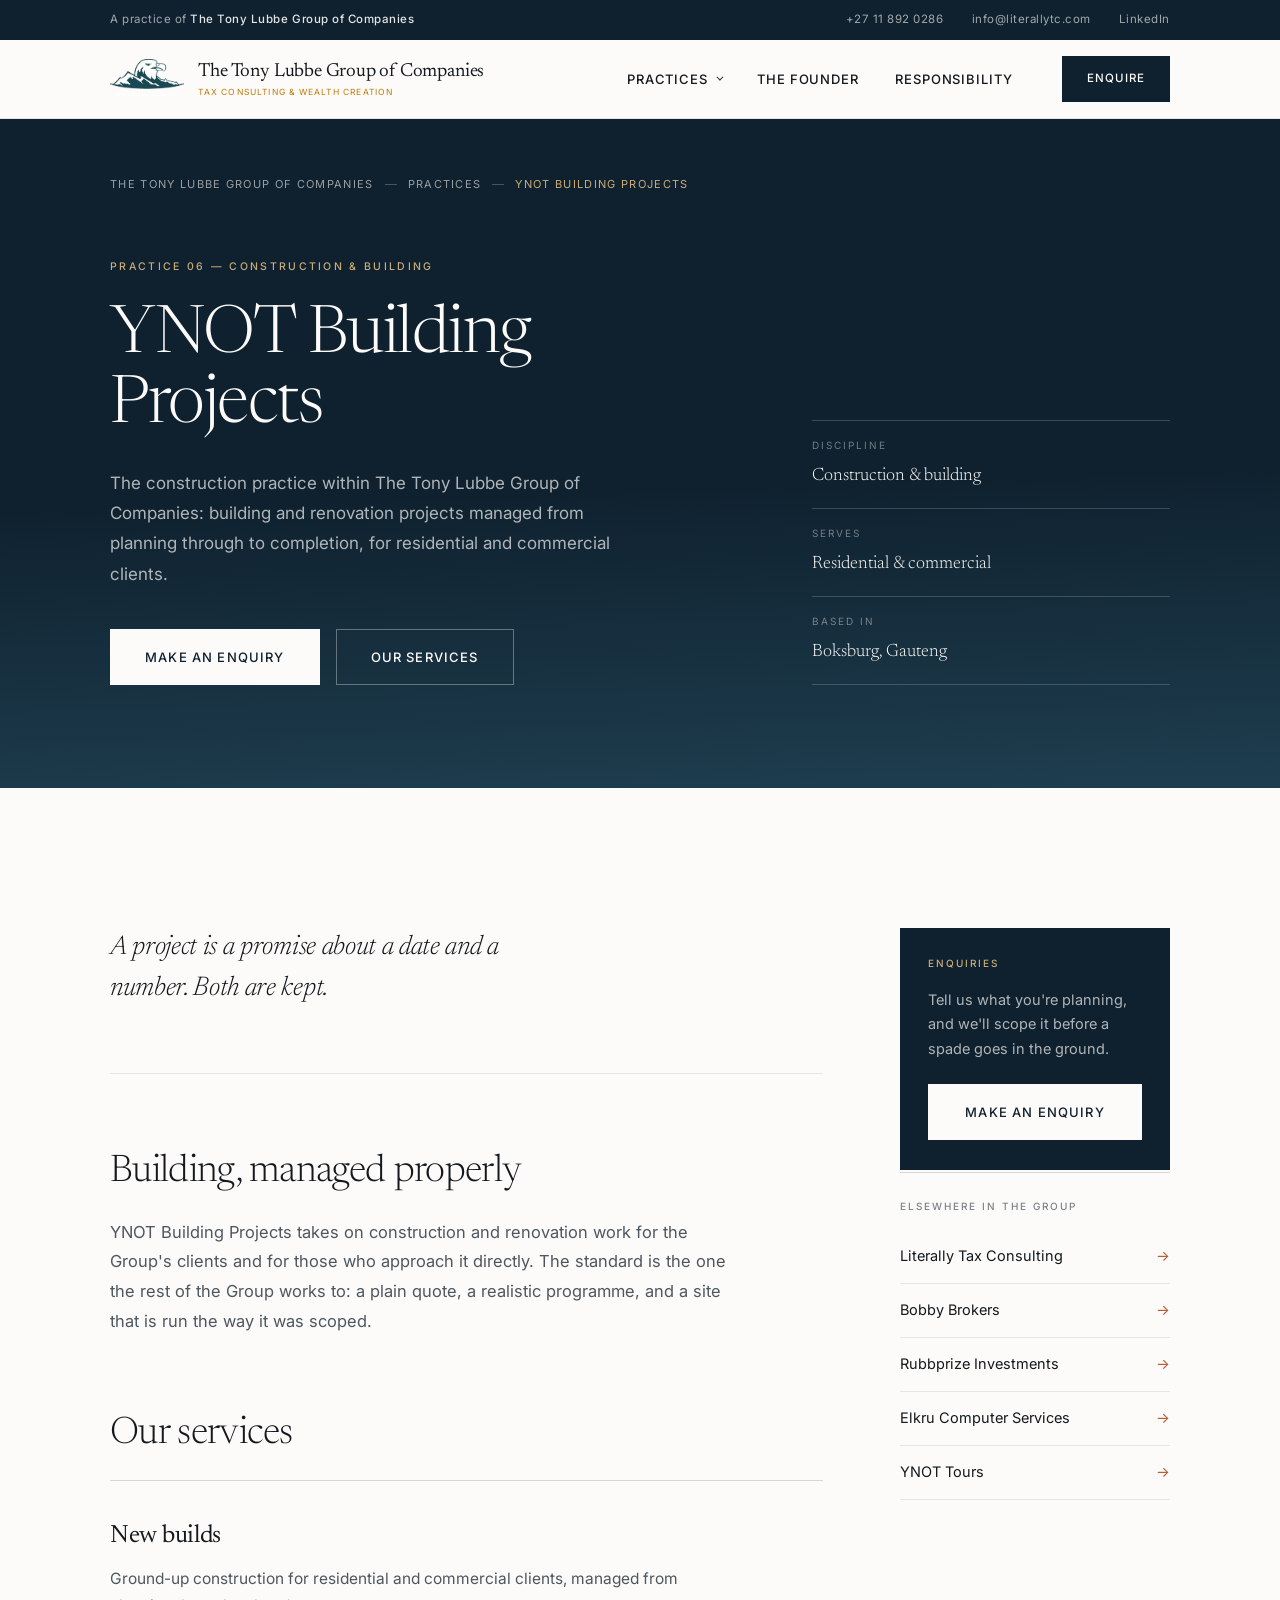
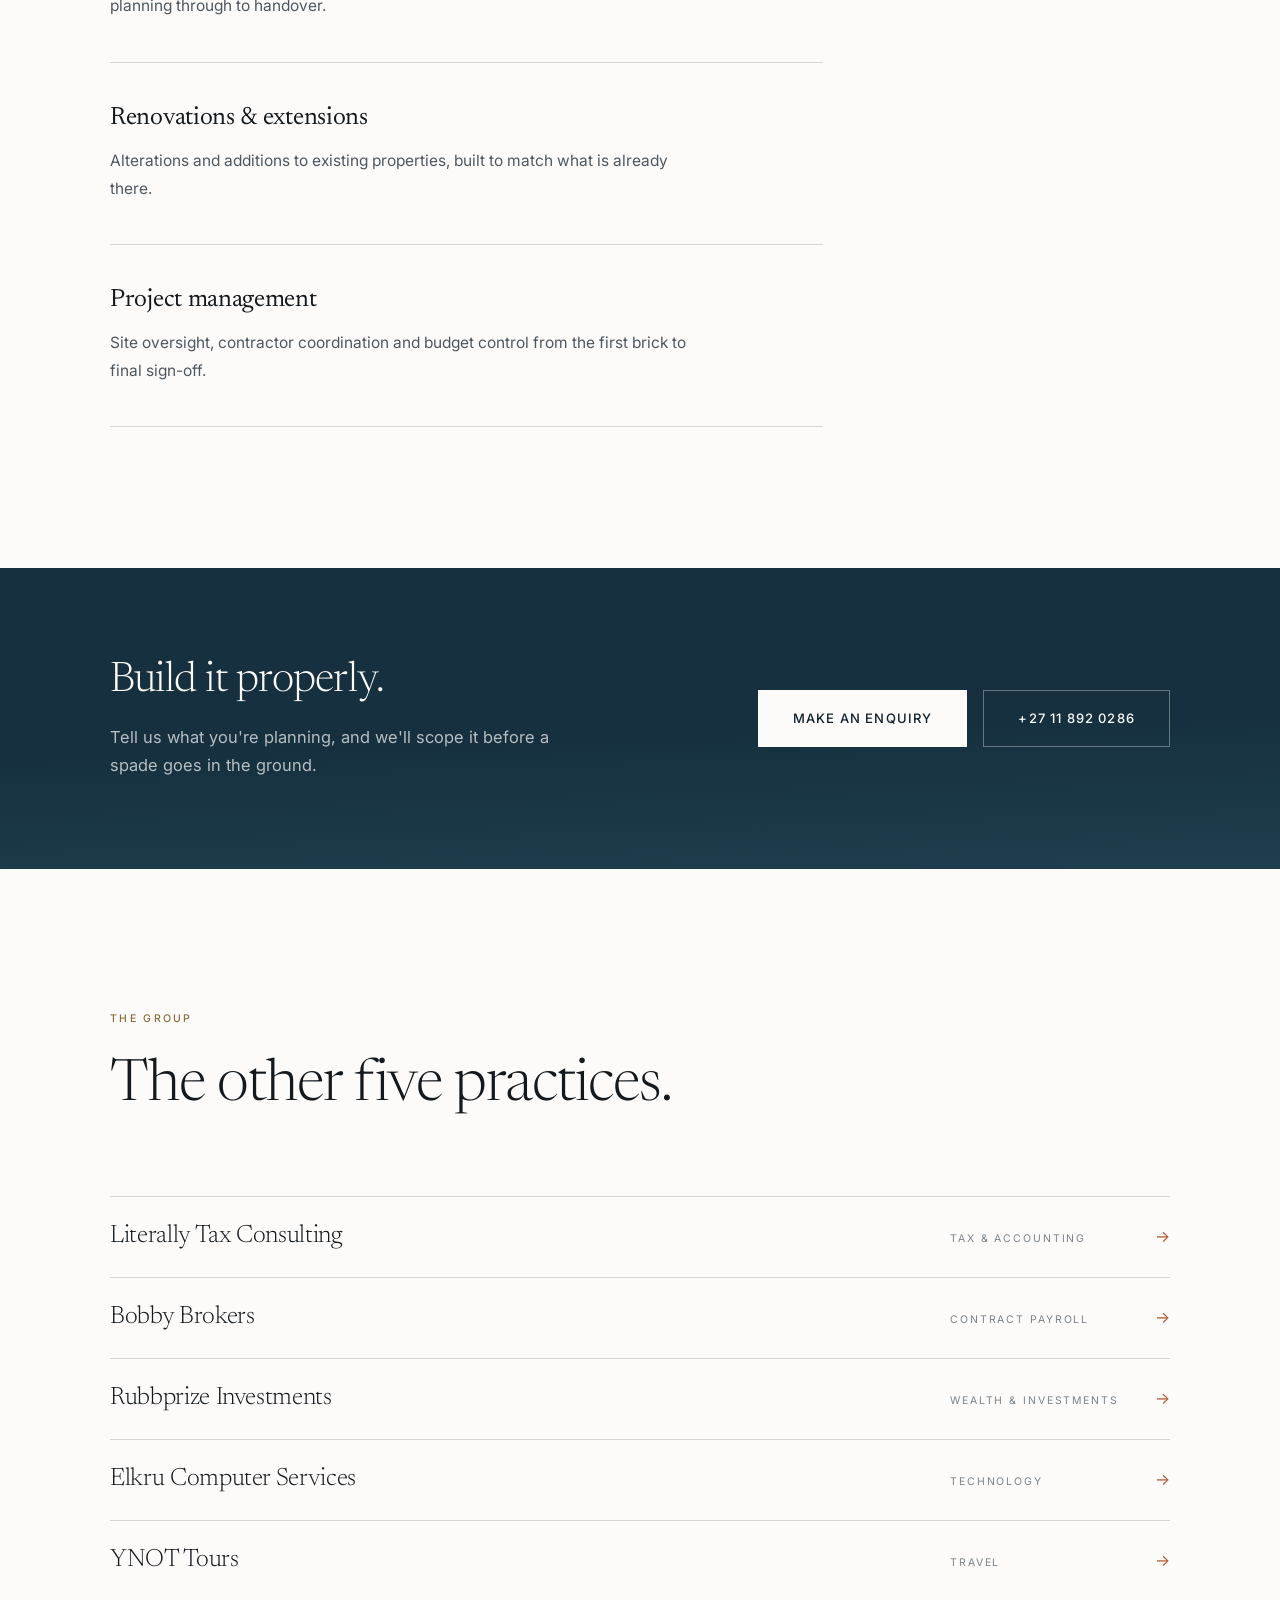
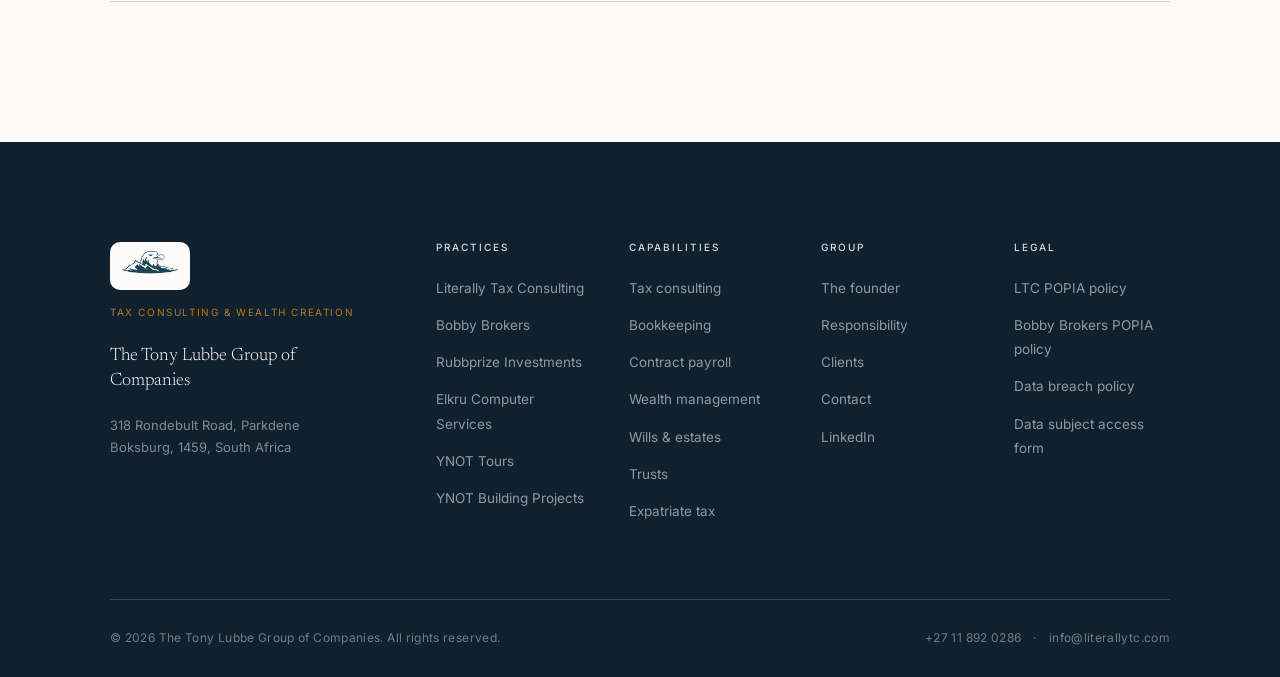
<file: companies/ynot-building-projects.html>
<!DOCTYPE html>
<html lang="en-ZA">
<head>
<meta charset="utf-8">
<meta name="viewport" content="width=device-width, initial-scale=1">
<title>YNOT Building Projects — Construction &amp; building | The Tony Lubbe Group of Companies</title>
<meta name="description" content="YNOT Building Projects manages construction, renovation and building projects for residential and commercial clients. Part of The Tony Lubbe Group of Companies.">
<meta name="theme-color" content="#0F212F">
<link rel="preconnect" href="https://fonts.googleapis.com">
<link rel="preconnect" href="https://fonts.gstatic.com" crossorigin>
<link href="https://fonts.googleapis.com/css2?family=Inter:wght@300;400;500;600&family=Newsreader:ital,opsz,wght@0,6..72,200..500;1,6..72,200..400&display=swap" rel="stylesheet">
<link rel="stylesheet" href="../assets/css/styles.css">
</head>
<body>

<a class="skip-link" href="#main">Skip to content</a>

<div class="utility">
  <div class="wrap utility__inner">
    <p class="utility__note">A practice of <strong>The Tony Lubbe Group of Companies</strong></p>
    <ul class="utility__links">
      <li><a href="tel:+27118920286">+27 11 892 0286</a></li>
      <li><a href="mailto:info@literallytc.com">info@literallytc.com</a></li>
      <li><a href="https://www.linkedin.com/company/literally-tax-consulting-pty-ltd" target="_blank" rel="noopener">LinkedIn</a></li>
    </ul>
  </div>
</div>

<header class="header" id="header">
  <div class="wrap header__inner">
    <a class="brand" href="../index.html" aria-label="The Tony Lubbe Group of Companies — home">
      <img class="brand__logo" src="../assets/tlg.png" alt="" width="772" height="415">
      <span class="brand__text">
        <span class="brand__name">The Tony Lubbe Group of Companies</span>
        <span class="brand__slogan">Tax Consulting &amp; Wealth Creation</span>
        <!--<span class="brand__strap">Tax · Payroll · Wealth · Technology · Travel · Building</span>-->
      </span>
    </a>

    <nav class="nav" id="nav" aria-label="Primary">
      <ul class="nav__list">
        <li class="nav__item has-menu">
          <button class="nav__link" type="button" aria-expanded="false" aria-controls="menu-companies">
            Practices <span class="nav__chev" aria-hidden="true"></span>
          </button>
          <div class="megamenu" id="menu-companies" hidden>
            <div class="wrap megamenu__inner">
              <div class="megamenu__lead">
                <p class="eyebrow">The Group</p>
                <h2 class="megamenu__title">Six practices,<br>one standard.</h2>
                <p class="megamenu__copy">Each business has its own specialists and its own mandate. Together they
                  mean a client explains their affairs once.</p>
                <a class="arrow-link" href="../index.html#practices">View the Group <span aria-hidden="true">→</span></a>
              </div>
              <ul class="megamenu__grid">
                <li><a href="literally-tax-consulting.html"><strong>Literally Tax Consulting</strong><span>Tax, accounting, wills, trusts &amp; estates</span></a></li>
                <li><a href="bobby-brokers.html"><strong>Bobby Brokers</strong><span>Contractual payroll services</span></a></li>
                <li><a href="rubbprize-investments.html"><strong>Rubbprize Investments</strong><span>Wealth, investments and cover</span></a></li>
                <li><a href="elkru-computer-services.html"><strong>Elkru Computer Services</strong><span>Technology, systems and support</span></a></li>
                <li><a href="ynot-tours.html"><strong>YNOT Tours</strong><span>Travel and tour services</span></a></li>
                <li><a href="ynot-building-projects.html" aria-current="page"><strong>YNOT Building Projects</strong><span>Construction and building projects</span></a></li>
                <li><a href="../index.html#csi"><strong>Corporate social investment</strong><span>Where the Group gives back</span></a></li>
              </ul>
            </div>
          </div>
        </li>
        <li class="nav__item"><a class="nav__link" href="../index.html#founder">The founder</a></li>
        <li class="nav__item"><a class="nav__link" href="../index.html#csi">Responsibility</a></li>
      </ul>
    </nav>

    <div class="header__actions">
      <a class="btn btn--primary btn--sm" href="../index.html#contact">Enquire</a>
      <button class="burger" id="burger" type="button" aria-expanded="false" aria-controls="nav" aria-label="Open menu">
        <span></span><span></span><span></span>
      </button>
    </div>
  </div>
</header>
<div class="nav-scrim" id="navScrim" hidden></div>

<main id="main">

<section class="subhero">
  <div class="subhero__bg" aria-hidden="true">
    <span class="hero__stripes"></span>
    <span class="hero__glow"></span>
  </div>
  <div class="wrap">
    <nav aria-label="Breadcrumb">
      <ol class="crumbs">
        <li><a href="../index.html">The Tony Lubbe Group of Companies</a></li>
        <li><a href="../index.html#practices">Practices</a></li>
        <li><span aria-current="page">YNOT Building Projects</span></li>
      </ol>
    </nav>

    <div class="subhero__inner">
      <div class="reveal">
        <p class="eyebrow eyebrow--light">Practice 06 — Construction &amp; building</p>
        <h1 class="subhero__title">YNOT Building<br>Projects</h1>
        <p class="subhero__lede">The construction practice within The Tony Lubbe Group of Companies: building and renovation
          projects managed from planning through to completion, for residential and commercial clients.</p>
        <div class="subhero__cta">
          <a class="btn btn--onDark" href="../index.html#contact">Make an enquiry</a>
          <a class="btn btn--ghost" href="#services">Our services</a>
        </div>
      </div>

      <dl class="subhero__meta reveal">
        <div><dt>Discipline</dt><dd>Construction &amp; building</dd></div>
        <div><dt>Serves</dt><dd>Residential &amp; commercial</dd></div>
        <div><dt>Based in</dt><dd>Boksburg, Gauteng</dd></div>
      </dl>
    </div>
  </div>
</section>

<section class="section">
  <div class="wrap page">

    <!-- DRAFT COPY: the live site publishes only this company's name. Everything
         below is drafted from its role within the group and needs client sign-off
         before launch. See README. -->
    <div class="prose">
      <p class="lead reveal"><em>A project is a promise about a date and a number. Both are kept.</em></p>

      <hr>

      <h2 class="reveal">Building, managed properly</h2>
      <p class="reveal">YNOT Building Projects takes on construction and renovation work for the Group's clients
        and for those who approach it directly. The standard is the one the rest of the Group works to: a plain
        quote, a realistic programme, and a site that is run the way it was scoped.</p>

      <h2 id="services" class="reveal">Our services</h2>

      <ol class="offer">
        <li class="offer__item reveal">
          <div>
            <h3>New builds</h3>
            <p>Ground-up construction for residential and commercial clients, managed from planning through to
              handover.</p>
          </div>
        </li>
        <li class="offer__item reveal">
          <div>
            <h3>Renovations &amp; extensions</h3>
            <p>Alterations and additions to existing properties, built to match what is already there.</p>
          </div>
        </li>
        <li class="offer__item reveal">
          <div>
            <h3>Project management</h3>
            <p>Site oversight, contractor coordination and budget control from the first brick to final
              sign-off.</p>
          </div>
        </li>
      </ol>
    </div>

    <aside class="aside">
      <div class="panel panel--dark reveal">
        <h3>Enquiries</h3>
        <p>Tell us what you're planning, and we'll scope it before a spade goes in the ground.</p>
        <a class="btn btn--onDark" href="../index.html#contact">Make an enquiry</a>
      </div>
      <div class="panel reveal">
        <h3>Elsewhere in the Group</h3>
        <ul class="panel__list">
          <li><a href="literally-tax-consulting.html">Literally Tax Consulting</a></li>
          <li><a href="bobby-brokers.html">Bobby Brokers</a></li>
          <li><a href="rubbprize-investments.html">Rubbprize Investments</a></li>
          <li><a href="elkru-computer-services.html">Elkru Computer Services</a></li>
          <li><a href="ynot-tours.html">YNOT Tours</a></li>
        </ul>
      </div>
    </aside>

  </div>
</section>

<section class="ctaband">
  <div class="wrap ctaband__inner">
    <div class="reveal">
      <h2 class="ctaband__title">Build it properly.</h2>
      <p class="ctaband__copy">Tell us what you're planning, and we'll scope it before a spade goes in the ground.</p>
    </div>
    <div class="ctaband__actions reveal">
      <a class="btn btn--onDark" href="../index.html#contact">Make an enquiry</a>
      <a class="btn btn--ghost" href="tel:+27118920286">+27 11 892 0286</a>
    </div>
  </div>
</section>

<section class="section">
  <div class="wrap">
    <header class="section__head reveal">
      <p class="eyebrow">The Group</p>
      <h2 class="section__title">The other five practices.</h2>
    </header>
    <ul class="siblings">
      <li class="sibling reveal">
        <a href="literally-tax-consulting.html">
          <h3>Literally Tax Consulting</h3>
          <span class="sibling__tag">Tax &amp; accounting</span>
          <span class="sibling__arrow" aria-hidden="true">→</span>
        </a>
      </li>
      <li class="sibling reveal">
        <a href="bobby-brokers.html">
          <h3>Bobby Brokers</h3>
          <span class="sibling__tag">Contract payroll</span>
          <span class="sibling__arrow" aria-hidden="true">→</span>
        </a>
      </li>
      <li class="sibling reveal">
        <a href="rubbprize-investments.html">
          <h3>Rubbprize Investments</h3>
          <span class="sibling__tag">Wealth &amp; investments</span>
          <span class="sibling__arrow" aria-hidden="true">→</span>
        </a>
      </li>
      <li class="sibling reveal">
        <a href="elkru-computer-services.html">
          <h3>Elkru Computer Services</h3>
          <span class="sibling__tag">Technology</span>
          <span class="sibling__arrow" aria-hidden="true">→</span>
        </a>
      </li>
      <li class="sibling reveal">
        <a href="ynot-tours.html">
          <h3>YNOT Tours</h3>
          <span class="sibling__tag">Travel</span>
          <span class="sibling__arrow" aria-hidden="true">→</span>
        </a>
      </li>
    </ul>
  </div>
</section>

</main>

<footer class="footer" id="footer">
  <div class="wrap">
    <div class="footer__top">
      <div class="footer__brand">
        <img class="brand__logo brand__logo--lg" src="../assets/tlg.png" alt="" width="772" height="415">
        <p class="footer__slogan">Tax Consulting &amp; Wealth Creation</p>
        <p class="footer__strap">The Tony Lubbe Group of Companies</p>
        <p class="footer__addr">318 Rondebult Road, Parkdene<br>Boksburg, 1459, South Africa</p>
      </div>
      <nav class="footer__cols" aria-label="Footer">
        <div class="footer__col">
          <h3>Practices</h3>
          <ul>
            <li><a href="literally-tax-consulting.html">Literally Tax Consulting</a></li>
            <li><a href="bobby-brokers.html">Bobby Brokers</a></li>
            <li><a href="rubbprize-investments.html">Rubbprize Investments</a></li>
            <li><a href="elkru-computer-services.html">Elkru Computer Services</a></li>
            <li><a href="ynot-tours.html">YNOT Tours</a></li>
            <li><a href="ynot-building-projects.html">YNOT Building Projects</a></li>
          </ul>
        </div>
        <div class="footer__col">
          <h3>Capabilities</h3>
          <ul>
            <li><a href="literally-tax-consulting.html#tax">Tax consulting</a></li>
            <li><a href="literally-tax-consulting.html#bookkeeping">Bookkeeping</a></li>
            <li><a href="bobby-brokers.html#services">Contract payroll</a></li>
            <li><a href="rubbprize-investments.html#services">Wealth management</a></li>
            <li><a href="literally-tax-consulting.html#estates">Wills &amp; estates</a></li>
            <li><a href="literally-tax-consulting.html#estates">Trusts</a></li>
            <li><a href="literally-tax-consulting.html#expat">Expatriate tax</a></li>
          </ul>
        </div>
        <div class="footer__col">
          <h3>Group</h3>
          <ul>
            <li><a href="../index.html#founder">The founder</a></li>
            <li><a href="../index.html#csi">Responsibility</a></li>
            <li><a href="../index.html#clients">Clients</a></li>
            <li><a href="../index.html#contact">Contact</a></li>
            <li><a href="https://www.linkedin.com/company/literally-tax-consulting-pty-ltd" target="_blank" rel="noopener">LinkedIn</a></li>
          </ul>
        </div>
        <div class="footer__col">
          <h3>Legal</h3>
          <ul>
            <li><a href="#">LTC POPIA policy</a></li>
            <li><a href="#">Bobby Brokers POPIA policy</a></li>
            <li><a href="#">Data breach policy</a></li>
            <li><a href="#">Data subject access form</a></li>
          </ul>
        </div>
      </nav>
    </div>
    <div class="footer__bottom">
      <p>© <span id="year">2026</span> The Tony Lubbe Group of Companies. All rights reserved.</p>
      <p class="footer__contact">
        <a href="tel:+27118920286">+27 11 892 0286</a>
        <span aria-hidden="true">·</span>
        <a href="mailto:info@literallytc.com">info@literallytc.com</a>
      </p>
    </div>
  </div>
</footer>

<script src="../assets/js/main.js"></script>
</body>
</html>
</file>
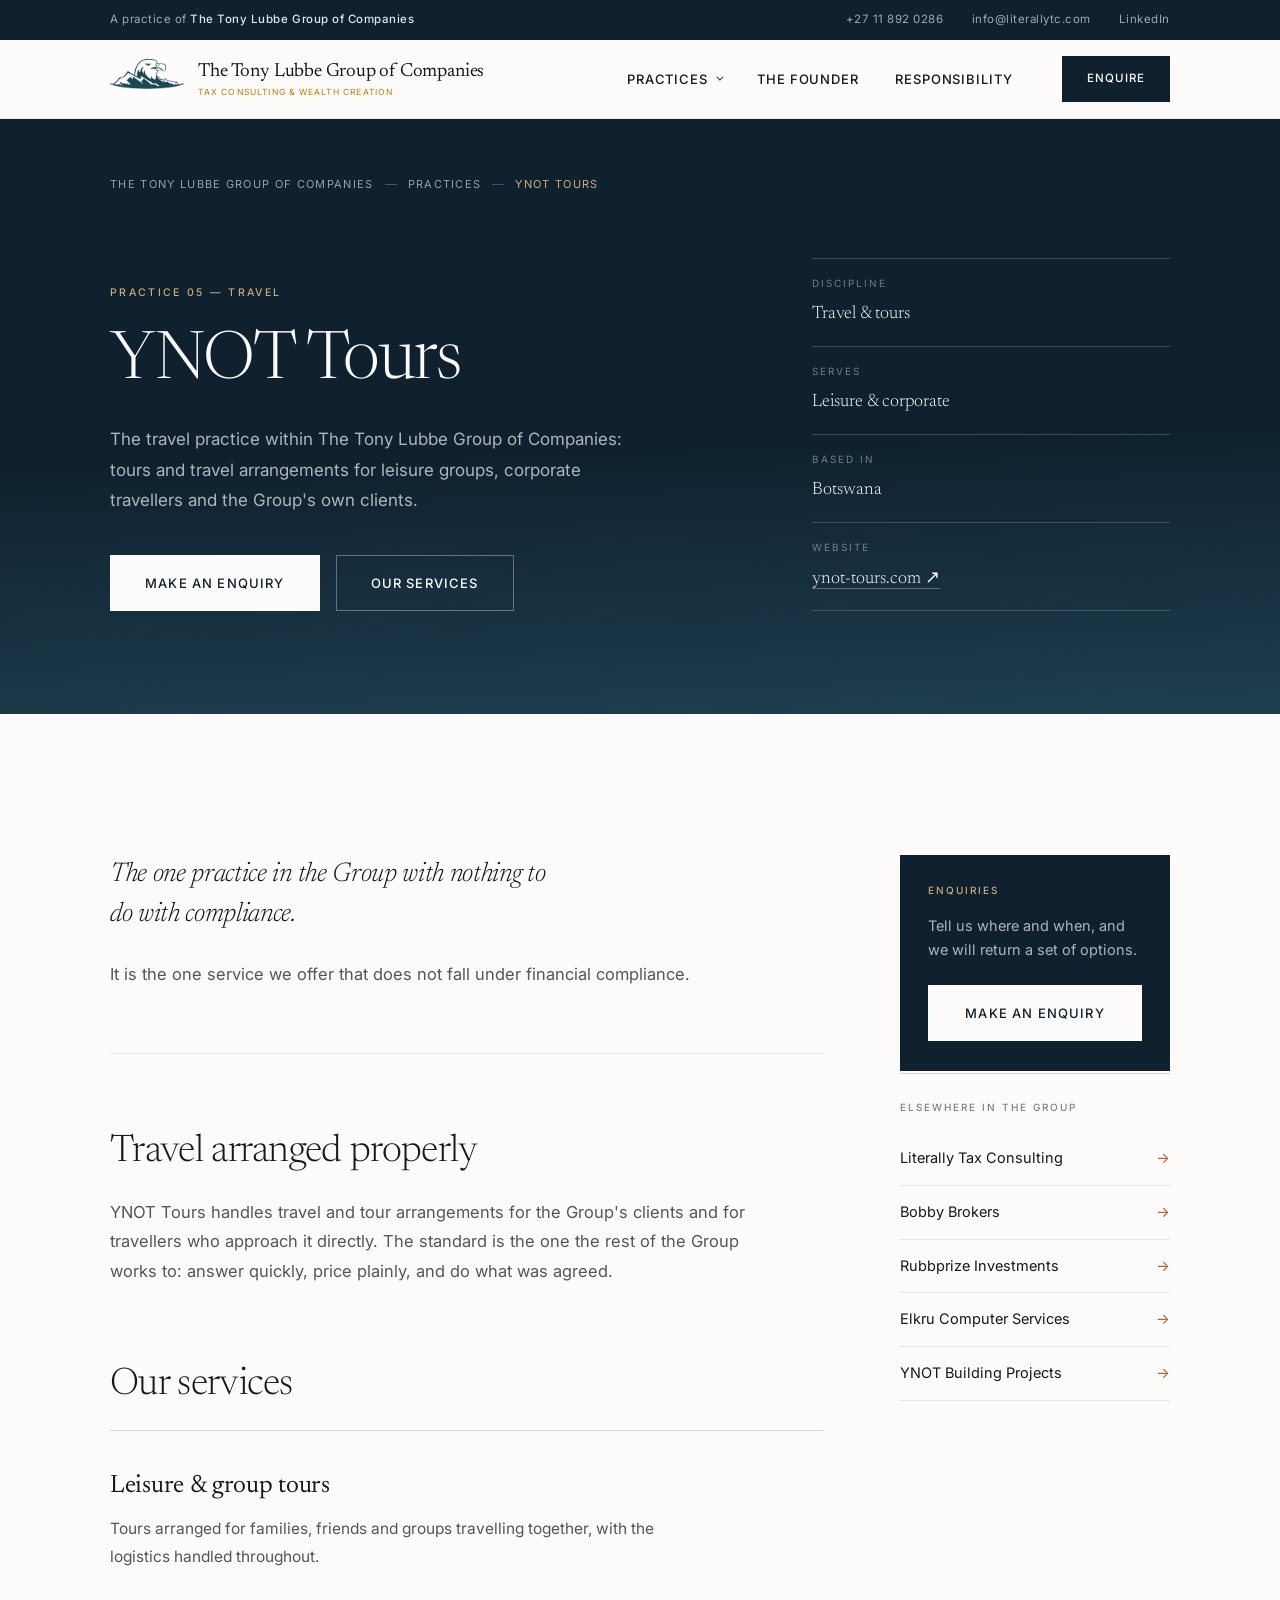
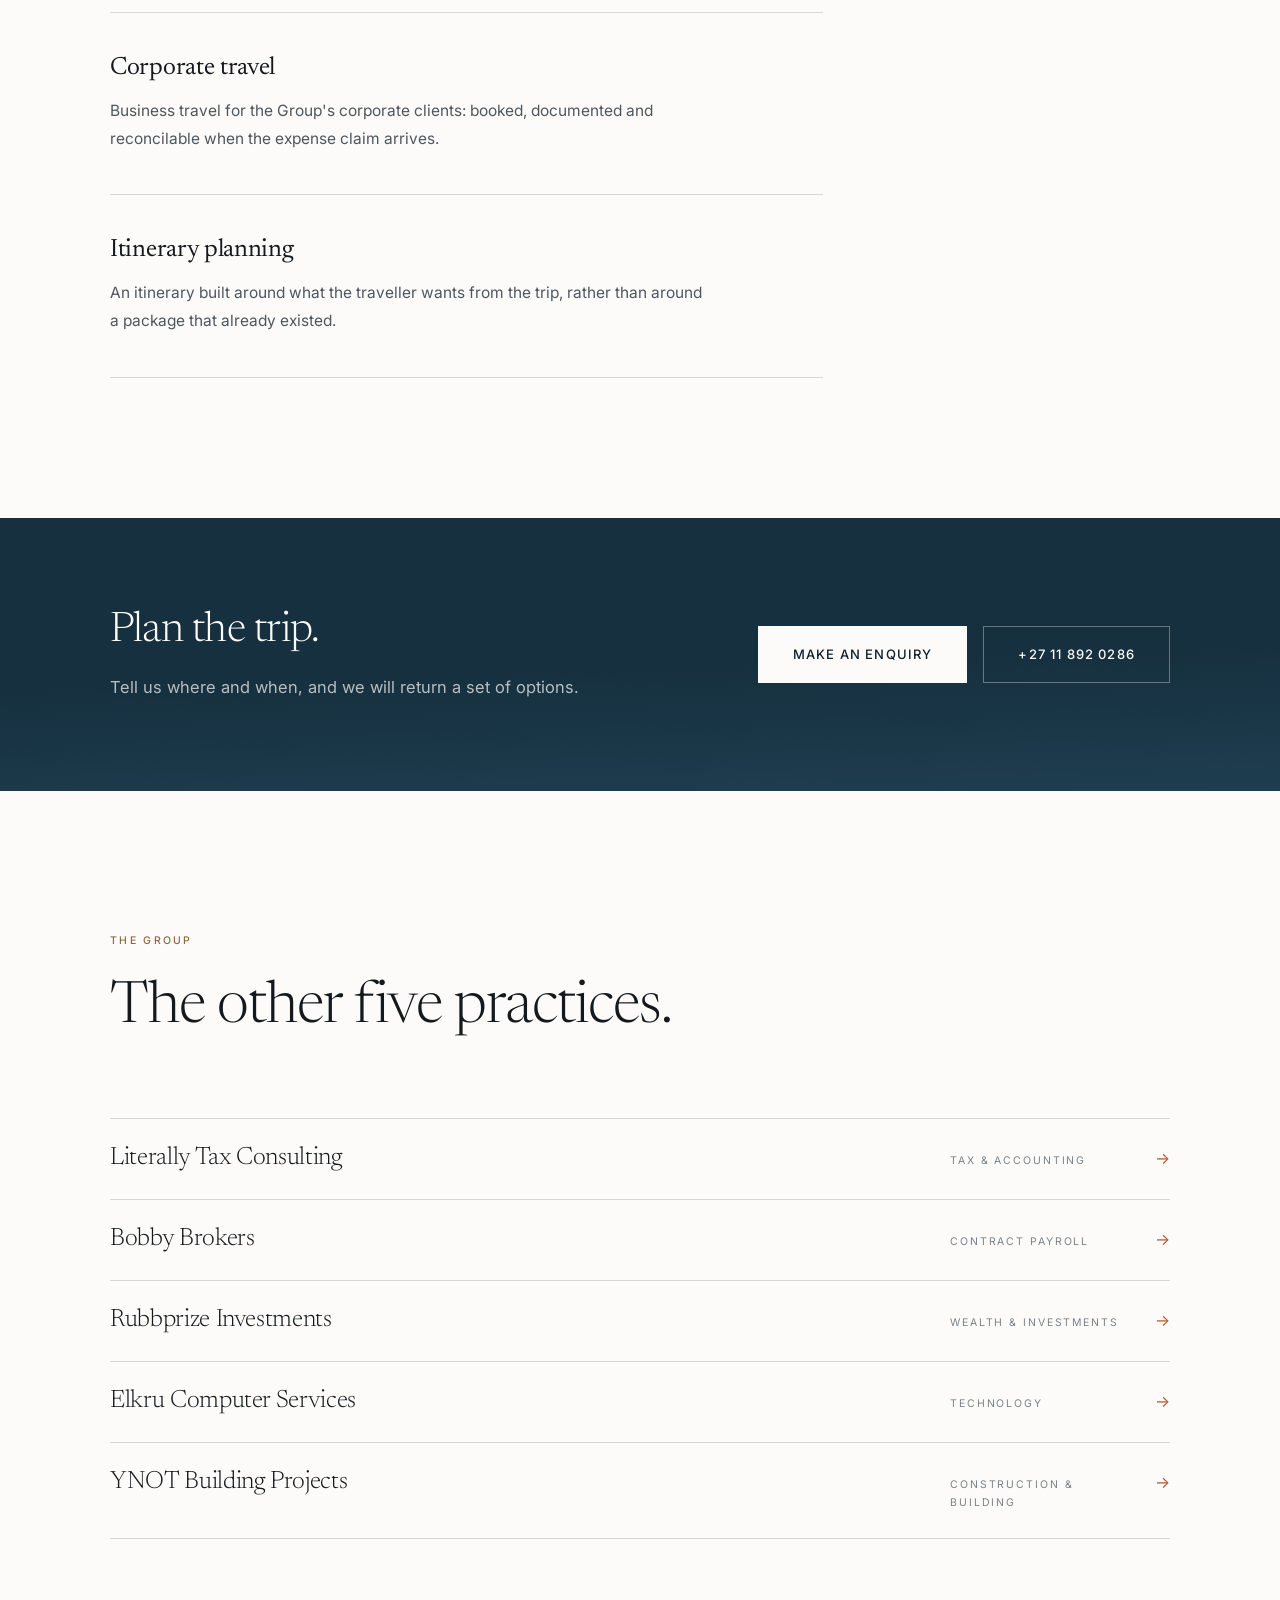
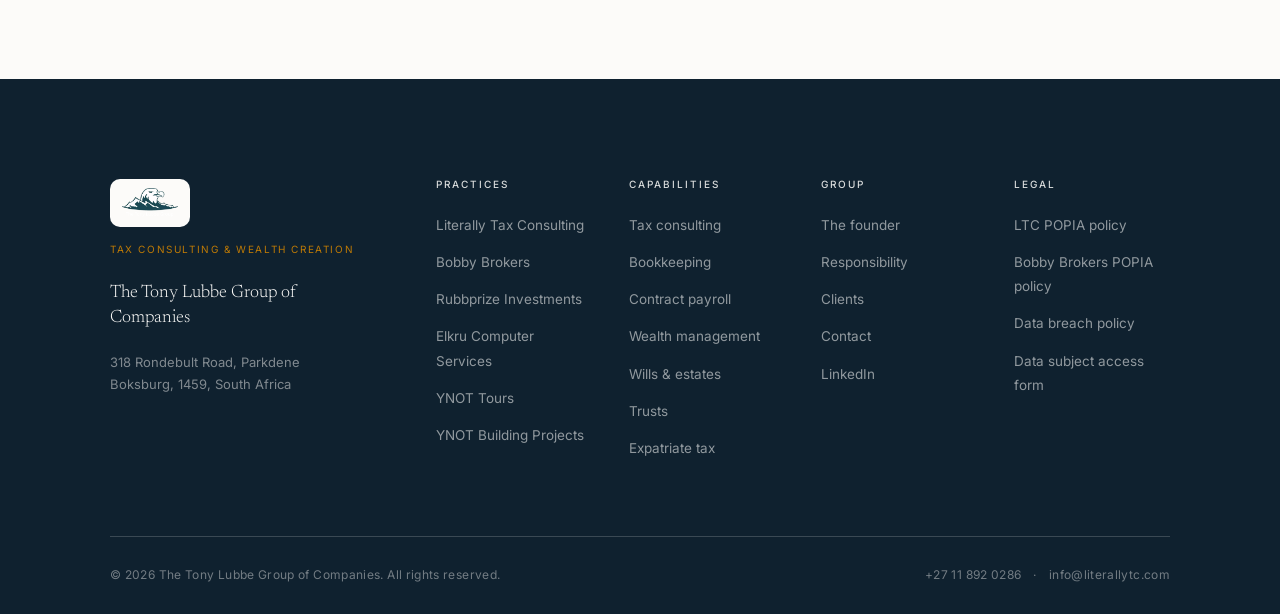
<file: companies/ynot-tours.html>
<!DOCTYPE html>
<html lang="en-ZA">
<head>
<meta charset="utf-8">
<meta name="viewport" content="width=device-width, initial-scale=1">
<title>YNOT Tours — Travel &amp; tour services | The Tony Lubbe Group of Companies</title>
<meta name="description" content="YNOT Tours provides travel and tour services for corporate and leisure clients. Part of The Tony Lubbe Group of Companies.">
<meta name="theme-color" content="#0F212F">
<link rel="preconnect" href="https://fonts.googleapis.com">
<link rel="preconnect" href="https://fonts.gstatic.com" crossorigin>
<link href="https://fonts.googleapis.com/css2?family=Inter:wght@300;400;500;600&family=Newsreader:ital,opsz,wght@0,6..72,200..500;1,6..72,200..400&display=swap" rel="stylesheet">
<link rel="stylesheet" href="../assets/css/styles.css">
</head>
<body>

<a class="skip-link" href="#main">Skip to content</a>

<div class="utility">
  <div class="wrap utility__inner">
    <p class="utility__note">A practice of <strong>The Tony Lubbe Group of Companies</strong></p>
    <ul class="utility__links">
      <li><a href="tel:+27118920286">+27 11 892 0286</a></li>
      <li><a href="mailto:info@literallytc.com">info@literallytc.com</a></li>
      <li><a href="https://www.linkedin.com/company/literally-tax-consulting-pty-ltd" target="_blank" rel="noopener">LinkedIn</a></li>
    </ul>
  </div>
</div>

<header class="header" id="header">
  <div class="wrap header__inner">
    <a class="brand" href="../index.html" aria-label="The Tony Lubbe Group of Companies — home">
      <img class="brand__logo" src="../assets/tlg.png" alt="" width="772" height="415">
      <span class="brand__text">
        <span class="brand__name">The Tony Lubbe Group of Companies</span>
        <span class="brand__slogan">Tax Consulting &amp; Wealth Creation</span>
        <!--<span class="brand__strap">Tax · Payroll · Wealth · Technology · Travel · Building</span>-->
      </span>
    </a>

    <nav class="nav" id="nav" aria-label="Primary">
      <ul class="nav__list">
        <li class="nav__item has-menu">
          <button class="nav__link" type="button" aria-expanded="false" aria-controls="menu-companies">
            Practices <span class="nav__chev" aria-hidden="true"></span>
          </button>
          <div class="megamenu" id="menu-companies" hidden>
            <div class="wrap megamenu__inner">
              <div class="megamenu__lead">
                <p class="eyebrow">The Group</p>
                <h2 class="megamenu__title">Six practices,<br>one standard.</h2>
                <p class="megamenu__copy">Each business has its own specialists and its own mandate. Together they
                  mean a client explains their affairs once.</p>
                <a class="arrow-link" href="../index.html#practices">View the Group <span aria-hidden="true">→</span></a>
              </div>
              <ul class="megamenu__grid">
                <li><a href="literally-tax-consulting.html"><strong>Literally Tax Consulting</strong><span>Tax, accounting, wills, trusts &amp; estates</span></a></li>
                <li><a href="bobby-brokers.html"><strong>Bobby Brokers</strong><span>Contractual payroll services</span></a></li>
                <li><a href="rubbprize-investments.html"><strong>Rubbprize Investments</strong><span>Wealth, investments and cover</span></a></li>
                <li><a href="elkru-computer-services.html"><strong>Elkru Computer Services</strong><span>Technology, systems and support</span></a></li>
                <li><a href="ynot-tours.html" aria-current="page"><strong>YNOT Tours</strong><span>Travel and tour services</span></a></li>
                <li><a href="ynot-building-projects.html"><strong>YNOT Building Projects</strong><span>Construction and building projects</span></a></li>
                <li><a href="../index.html#csi"><strong>Corporate social investment</strong><span>Where the Group gives back</span></a></li>
              </ul>
            </div>
          </div>
        </li>
        <li class="nav__item"><a class="nav__link" href="../index.html#founder">The founder</a></li>
        <li class="nav__item"><a class="nav__link" href="../index.html#csi">Responsibility</a></li>
      </ul>
    </nav>

    <div class="header__actions">
      <a class="btn btn--primary btn--sm" href="../index.html#contact">Enquire</a>
      <button class="burger" id="burger" type="button" aria-expanded="false" aria-controls="nav" aria-label="Open menu">
        <span></span><span></span><span></span>
      </button>
    </div>
  </div>
</header>
<div class="nav-scrim" id="navScrim" hidden></div>

<main id="main">

<section class="subhero">
  <div class="subhero__bg" aria-hidden="true">
    <span class="hero__stripes"></span>
    <span class="hero__glow"></span>
  </div>
  <div class="wrap">
    <nav aria-label="Breadcrumb">
      <ol class="crumbs">
        <li><a href="../index.html">The Tony Lubbe Group of Companies</a></li>
        <li><a href="../index.html#practices">Practices</a></li>
        <li><span aria-current="page">YNOT Tours</span></li>
      </ol>
    </nav>

    <div class="subhero__inner">
      <div class="reveal">
        <p class="eyebrow eyebrow--light">Practice 05 — Travel</p>
        <h1 class="subhero__title">YNOT Tours</h1>
        <p class="subhero__lede">The travel practice within The Tony Lubbe Group of Companies: tours and travel arrangements
          for leisure groups, corporate travellers and the Group's own clients.</p>
        <div class="subhero__cta">
          <a class="btn btn--onDark" href="../index.html#contact">Make an enquiry</a>
          <a class="btn btn--ghost" href="#services">Our services</a>
        </div>
      </div>

      <dl class="subhero__meta reveal">
        <div><dt>Discipline</dt><dd>Travel &amp; tours</dd></div>
        <div><dt>Serves</dt><dd>Leisure &amp; corporate</dd></div>
        <div><dt>Based in</dt><dd>Botswana</dd></div>
        <div><dt>Website</dt><dd><a class="subhero__meta-link" href="https://www.ynot-tours.com" target="_blank" rel="noopener">ynot-tours.com <span aria-hidden="true">↗</span></a></dd></div>
      </dl>
    </div>
  </div>
</section>

<section class="section">
  <div class="wrap page">

    <!-- DRAFT COPY: the live site publishes only this company's name. Everything
         below is drafted from its role within the group and needs client sign-off
         before launch. See README. -->
    <div class="prose">
      <p class="lead reveal"><em>The one practice in the Group with nothing to do with compliance.</em></p>
      <p class="reveal">It is the one service we offer that does not fall under financial compliance.</p>

      <hr>

      <h2 class="reveal">Travel arranged properly</h2>
      <p class="reveal">YNOT Tours handles travel and tour arrangements for the Group's clients and for
        travellers who approach it directly. The standard is the one the rest of the Group works to: answer
        quickly, price plainly, and do what was agreed.</p>

      <h2 id="services" class="reveal">Our services</h2>

      <ol class="offer">
        <li class="offer__item reveal">
          <div>
            <h3>Leisure &amp; group tours</h3>
            <p>Tours arranged for families, friends and groups travelling together, with the logistics
              handled throughout.</p>
          </div>
        </li>
        <li class="offer__item reveal">
          <div>
            <h3>Corporate travel</h3>
            <p>Business travel for the Group's corporate clients: booked, documented and reconcilable when the
              expense claim arrives.</p>
          </div>
        </li>
        <li class="offer__item reveal">
          <div>
            <h3>Itinerary planning</h3>
            <p>An itinerary built around what the traveller wants from the trip, rather than around a package
              that already existed.</p>
          </div>
        </li>
      </ol>
    </div>

    <aside class="aside">
      <div class="panel panel--dark reveal">
        <h3>Enquiries</h3>
        <p>Tell us where and when, and we will return a set of options.</p>
        <a class="btn btn--onDark" href="../index.html#contact">Make an enquiry</a>
      </div>
      <div class="panel reveal">
        <h3>Elsewhere in the Group</h3>
        <ul class="panel__list">
          <li><a href="literally-tax-consulting.html">Literally Tax Consulting</a></li>
          <li><a href="bobby-brokers.html">Bobby Brokers</a></li>
          <li><a href="rubbprize-investments.html">Rubbprize Investments</a></li>
          <li><a href="elkru-computer-services.html">Elkru Computer Services</a></li>
          <li><a href="ynot-building-projects.html">YNOT Building Projects</a></li>
        </ul>
      </div>
    </aside>

  </div>
</section>

<section class="ctaband">
  <div class="wrap ctaband__inner">
    <div class="reveal">
      <h2 class="ctaband__title">Plan the trip.</h2>
      <p class="ctaband__copy">Tell us where and when, and we will return a set of options.</p>
    </div>
    <div class="ctaband__actions reveal">
      <a class="btn btn--onDark" href="../index.html#contact">Make an enquiry</a>
      <a class="btn btn--ghost" href="tel:+27118920286">+27 11 892 0286</a>
    </div>
  </div>
</section>

<section class="section">
  <div class="wrap">
    <header class="section__head reveal">
      <p class="eyebrow">The Group</p>
      <h2 class="section__title">The other five practices.</h2>
    </header>
    <ul class="siblings">
      <li class="sibling reveal">
        <a href="literally-tax-consulting.html">
          <h3>Literally Tax Consulting</h3>
          <span class="sibling__tag">Tax &amp; accounting</span>
          <span class="sibling__arrow" aria-hidden="true">→</span>
        </a>
      </li>
      <li class="sibling reveal">
        <a href="bobby-brokers.html">
          <h3>Bobby Brokers</h3>
          <span class="sibling__tag">Contract payroll</span>
          <span class="sibling__arrow" aria-hidden="true">→</span>
        </a>
      </li>
      <li class="sibling reveal">
        <a href="rubbprize-investments.html">
          <h3>Rubbprize Investments</h3>
          <span class="sibling__tag">Wealth &amp; investments</span>
          <span class="sibling__arrow" aria-hidden="true">→</span>
        </a>
      </li>
      <li class="sibling reveal">
        <a href="elkru-computer-services.html">
          <h3>Elkru Computer Services</h3>
          <span class="sibling__tag">Technology</span>
          <span class="sibling__arrow" aria-hidden="true">→</span>
        </a>
      </li>
      <li class="sibling reveal">
        <a href="ynot-building-projects.html">
          <h3>YNOT Building Projects</h3>
          <span class="sibling__tag">Construction &amp; building</span>
          <span class="sibling__arrow" aria-hidden="true">→</span>
        </a>
      </li>
    </ul>
  </div>
</section>

</main>

<footer class="footer" id="footer">
  <div class="wrap">
    <div class="footer__top">
      <div class="footer__brand">
        <img class="brand__logo brand__logo--lg" src="../assets/tlg.png" alt="" width="772" height="415">
        <p class="footer__slogan">Tax Consulting &amp; Wealth Creation</p>
        <p class="footer__strap">The Tony Lubbe Group of Companies</p>
        <p class="footer__addr">318 Rondebult Road, Parkdene<br>Boksburg, 1459, South Africa</p>
      </div>
      <nav class="footer__cols" aria-label="Footer">
        <div class="footer__col">
          <h3>Practices</h3>
          <ul>
            <li><a href="literally-tax-consulting.html">Literally Tax Consulting</a></li>
            <li><a href="bobby-brokers.html">Bobby Brokers</a></li>
            <li><a href="rubbprize-investments.html">Rubbprize Investments</a></li>
            <li><a href="elkru-computer-services.html">Elkru Computer Services</a></li>
            <li><a href="ynot-tours.html">YNOT Tours</a></li>
            <li><a href="ynot-building-projects.html">YNOT Building Projects</a></li>
          </ul>
        </div>
        <div class="footer__col">
          <h3>Capabilities</h3>
          <ul>
            <li><a href="literally-tax-consulting.html#tax">Tax consulting</a></li>
            <li><a href="literally-tax-consulting.html#bookkeeping">Bookkeeping</a></li>
            <li><a href="bobby-brokers.html#services">Contract payroll</a></li>
            <li><a href="rubbprize-investments.html#services">Wealth management</a></li>
            <li><a href="literally-tax-consulting.html#estates">Wills &amp; estates</a></li>
            <li><a href="literally-tax-consulting.html#estates">Trusts</a></li>
            <li><a href="literally-tax-consulting.html#expat">Expatriate tax</a></li>
          </ul>
        </div>
        <div class="footer__col">
          <h3>Group</h3>
          <ul>
            <li><a href="../index.html#founder">The founder</a></li>
            <li><a href="../index.html#csi">Responsibility</a></li>
            <li><a href="../index.html#clients">Clients</a></li>
            <li><a href="../index.html#contact">Contact</a></li>
            <li><a href="https://www.linkedin.com/company/literally-tax-consulting-pty-ltd" target="_blank" rel="noopener">LinkedIn</a></li>
          </ul>
        </div>
        <div class="footer__col">
          <h3>Legal</h3>
          <ul>
            <li><a href="#">LTC POPIA policy</a></li>
            <li><a href="#">Bobby Brokers POPIA policy</a></li>
            <li><a href="#">Data breach policy</a></li>
            <li><a href="#">Data subject access form</a></li>
          </ul>
        </div>
      </nav>
    </div>
    <div class="footer__bottom">
      <p>© <span id="year">2026</span> The Tony Lubbe Group of Companies. All rights reserved.</p>
      <p class="footer__contact">
        <a href="tel:+27118920286">+27 11 892 0286</a>
        <span aria-hidden="true">·</span>
        <a href="mailto:info@literallytc.com">info@literallytc.com</a>
      </p>
    </div>
  </div>
</footer>

<script src="../assets/js/main.js"></script>
</body>
</html>
</file>
<file: assets/css/styles.css>
/* =============================================================================
   The Tony Lubbe Group
   Design language: established private practice. Warm paper, deep navy, a muted
   bronze used sparingly, editorial serif display, hairline rules, and air.
   ========================================================================== */

/* ── Tokens ───────────────────────────────────────────────────────────────── */
:root{
  /* Warm paper rather than stark white — the single strongest "printed" signal */
  --paper:     #FCFBF9;
  --tint:      #F4F1EB;
  --tint-deep: #EDE8DF;

  --navy:      #0F212F;
  --navy-800:  #16303F;
  --navy-700:  #1E3E4F;

  --ink:       #14191E;
  --body:      #4E5760;
  --muted:     #7A828A;

  /* Accent used sparingly: rules, numerals, arrows. Never a large field. */
  --bronze:    #A8874F;
  --bronze-dk: #8A6C3A;
  --bronze-lt: #C9AC77;

  /* Second warm accent — copper. Paired with bronze for a little more life in
     small details: stat numbers, tick marks, hover states, quote marks. */
  --copper:    #B15C34;
  --copper-dk: #92451F;
  --copper-lt: #D98F65;

  /* Slogan gold — matched to the site-description color on literallytaxconsulting.com */
  --slogan-gold: #BE7A05;

  --line:      rgba(20,25,30,.16);
  --line-soft: rgba(20,25,30,.09);
  --line-dark: rgba(252,251,249,.18);

  --wrap: 1180px;
  --gutter: clamp(22px, 5vw, 60px);
  --h-header: 78px;

  --ease: cubic-bezier(.22,.61,.36,1);

  --serif: 'Newsreader', 'Iowan Old Style', 'Palatino Linotype', Palatino, Georgia, serif;
  --sans:  'Inter', -apple-system, BlinkMacSystemFont, 'Segoe UI Variable Text',
           'Segoe UI', Roboto, Helvetica, Arial, sans-serif;
}

/* ── Reset ────────────────────────────────────────────────────────────────── */
*,*::before,*::after{ box-sizing:border-box; }
html{ -webkit-text-size-adjust:100%; scroll-behavior:smooth; scroll-padding-top:calc(var(--h-header) + 20px); }
body{
  margin:0;
  font-family:var(--sans);
  font-size:16px;
  line-height:1.72;
  color:var(--body);
  background:var(--paper);
  -webkit-font-smoothing:antialiased;
  -moz-osx-font-smoothing:grayscale;
  overflow-x:hidden;
}
img,svg{ max-width:100%; display:block; }
h1,h2,h3,h4{ margin:0; color:var(--ink); font-family:var(--serif); font-weight:400; line-height:1.12; letter-spacing:-.012em; }
p{ margin:0; }
ul,ol,dl,dd{ margin:0; padding:0; }
li{ list-style:none; }
a{ color:inherit; text-decoration:none; }
button{ font:inherit; color:inherit; background:none; border:0; cursor:pointer; }
input,select,textarea{ font:inherit; color:inherit; }

:focus-visible{ outline:1.5px solid var(--bronze-dk); outline-offset:3px; border-radius:1px; }

.skip-link{ position:absolute; left:-9999px; top:0; z-index:999; background:var(--navy); color:#fff; padding:12px 20px; font-size:14px; }
.skip-link:focus{ left:12px; top:12px; }

.wrap{ width:100%; max-width:var(--wrap); margin-inline:auto; padding-inline:var(--gutter); }

/* ── Shared type ──────────────────────────────────────────────────────────── */
.eyebrow{
  font-family:var(--sans);
  font-size:10.5px; font-weight:500; letter-spacing:.22em; text-transform:uppercase;
  color:var(--bronze-dk); margin-bottom:26px;
}
.eyebrow--light{ color:var(--bronze-lt); }

.section{ padding:clamp(84px,11vw,164px) 0; }
.section--tint{ background:var(--tint); }
.section__head{ max-width:720px; margin-bottom:clamp(48px,6vw,84px); }
.section__title{ font-size:clamp(32px,5vw,58px); font-weight:300; letter-spacing:-.018em; }
.section__lede{
  margin-top:26px; font-size:17px; line-height:1.78; max-width:56ch; color:var(--body);
}
.section__head--split{
  max-width:none; display:grid; gap:32px 72px;
  grid-template-columns:minmax(0,1fr) minmax(0,.9fr); align-items:end;
}
.br-lg{ display:none; }
@media (min-width:900px){ .br-lg{ display:inline; } }
@media (max-width:820px){ .section__head--split{ grid-template-columns:1fr; align-items:start; } }

/* Editorial standfirst — a single large serif statement, used sparingly */
.standfirst{
  font-family:var(--serif); font-weight:300;
  font-size:clamp(22px,2.9vw,34px); line-height:1.42; letter-spacing:-.012em;
  color:var(--ink); max-width:26ch;
}
.standfirst--wide{ max-width:34ch; }

/* ── Buttons ──────────────────────────────────────────────────────────────── */
.btn{
  --btn-bg:var(--navy); --btn-fg:var(--paper); --btn-bd:var(--navy);
  display:inline-flex; align-items:center; justify-content:center;
  padding:16px 34px; border:1px solid var(--btn-bd); background:var(--btn-bg); color:var(--btn-fg);
  font-family:var(--sans); font-size:13px; font-weight:500; letter-spacing:.09em; text-transform:uppercase;
  transition:background .3s var(--ease), border-color .3s var(--ease), color .3s var(--ease);
  white-space:nowrap;
}
.btn--primary:hover{ --btn-bg:var(--navy-700); --btn-bd:var(--navy-700); }
.btn--ghost{ --btn-bg:transparent; --btn-fg:var(--paper); --btn-bd:rgba(252,251,249,.34); }
.btn--ghost:hover{ --btn-bd:var(--paper); }
.btn--light{ --btn-bg:transparent; --btn-fg:var(--ink); --btn-bd:var(--line); }
.btn--light:hover{ --btn-bg:var(--navy); --btn-fg:var(--paper); --btn-bd:var(--navy); }
.btn--onDark{ --btn-bg:var(--paper); --btn-fg:var(--navy); --btn-bd:var(--paper); }
.btn--onDark:hover{ --btn-bg:transparent; --btn-fg:var(--paper); }
.btn--sm{ padding:12px 24px; font-size:11.5px; }
.btn--block{ width:100%; }

.arrow-link{
  display:inline-flex; align-items:baseline; gap:11px;
  font-family:var(--sans); font-size:12px; font-weight:500; letter-spacing:.13em; text-transform:uppercase;
  color:var(--bronze-dk); padding-bottom:6px;
  border-bottom:1px solid rgba(168,135,79,.32);
  transition:border-color .3s var(--ease), color .3s var(--ease);
}
.arrow-link span{ transition:transform .35s var(--ease); }
.arrow-link:hover{ border-bottom-color:var(--bronze-dk); }
.arrow-link:hover span{ transform:translateX(5px); }
.arrow-link--light{ color:var(--bronze-lt); border-bottom-color:rgba(201,172,119,.34); }
.arrow-link--light:hover{ border-bottom-color:var(--bronze-lt); }

/* ── Utility bar ──────────────────────────────────────────────────────────── */
.utility{ background:var(--navy); color:rgba(252,251,249,.62); font-size:11.5px; letter-spacing:.045em; }
.utility__inner{ display:flex; align-items:center; justify-content:space-between; gap:24px; min-height:40px; }
.utility__note strong{ color:rgba(252,251,249,.9); font-weight:500; }
.utility__links{ display:flex; gap:28px; }
.utility__links a{ transition:color .25s var(--ease); }
.utility__links a:hover{ color:var(--paper); }
@media (max-width:880px){ .utility__note{ display:none; } .utility__inner{ justify-content:center; } }
@media (max-width:520px){ .utility__links{ gap:18px; } .utility__links li:last-child{ display:none; } }

/* ── Header ───────────────────────────────────────────────────────────────── */
.header{
  position:sticky; top:0; z-index:100;
  background:rgba(252,251,249,.93);
  backdrop-filter:saturate(140%) blur(12px);
  border-bottom:1px solid var(--line-soft);
  transition:border-color .3s var(--ease);
}
.header.is-stuck{ border-bottom-color:var(--line); }
.header__inner{ display:flex; align-items:center; gap:34px; min-height:var(--h-header); }

.brand{ display:flex; align-items:center; gap:14px; color:var(--navy); flex:0 0 auto; }
.brand__logo{ height:40px; width:auto; flex:0 0 auto; }
.brand__logo--lg{
  height:48px; width:auto; flex:0 0 auto;
  background:var(--paper); padding:9px 12px; border-radius:10px;
}
.brand__text{ display:flex; flex-direction:column; line-height:1.2; }
.brand__name{ font-family:var(--serif); font-size:19px; font-weight:400; letter-spacing:-.01em; color:var(--ink); }
.brand__slogan{
  margin-top:4px; font-size:8.5px; letter-spacing:.14em; text-transform:uppercase;
  color:var(--slogan-gold);
}
@media (max-width:520px){ .brand__slogan{ display:none; } }
.brand__strap{ font-size:9.5px; letter-spacing:.2em; text-transform:uppercase; color:var(--muted); margin-top:4px; }
@media (max-width:420px){ .brand__strap{ display:none; } }
.footer__slogan{
  margin-top:14px; font-size:10px; letter-spacing:.16em; text-transform:uppercase; color:var(--slogan-gold);
}

.nav{ margin-left:auto; }
.nav__list{ display:flex; align-items:center; gap:6px; }
.nav__link{
  display:inline-flex; align-items:center; gap:8px;
  padding:11px 15px; font-size:13px; font-weight:500; letter-spacing:.07em; text-transform:uppercase;
  color:var(--ink); position:relative; transition:color .25s var(--ease);
}
.nav__link::after{
  content:''; position:absolute; left:15px; right:15px; bottom:4px; height:1px;
  background:var(--bronze); transform:scaleX(0); transform-origin:left; transition:transform .35s var(--ease);
}
.nav__link:hover{ color:var(--bronze-dk); }
.nav__link:hover::after,
.nav__item.is-open .nav__link::after{ transform:scaleX(1); }
.nav__chev{
  width:5px; height:5px; border-right:1px solid currentColor; border-bottom:1px solid currentColor;
  transform:rotate(45deg) translateY(-2px); transition:transform .35s var(--ease);
}
.nav__item.is-open .nav__chev{ transform:rotate(-135deg) translateY(-2px); }

.header__actions{ display:flex; align-items:center; gap:16px; flex:0 0 auto; }

/* ── Mega menu ────────────────────────────────────────────────────────────── */
.megamenu{
  position:absolute; left:0; right:0; top:100%;
  background:var(--paper); border-top:1px solid var(--line-soft); border-bottom:1px solid var(--line);
}
.megamenu[hidden]{ display:none; }
.megamenu__inner{
  display:grid; grid-template-columns:minmax(0,.8fr) minmax(0,1.7fr);
  gap:64px; padding-block:56px 60px;
}
.megamenu__title{ font-size:30px; font-weight:300; margin-bottom:16px; }
.megamenu__copy{ font-size:14.5px; line-height:1.7; margin-bottom:26px; max-width:32ch; }
.megamenu__grid{ display:grid; grid-template-columns:repeat(2,minmax(0,1fr)); gap:0 40px; }
.megamenu__grid li{ border-top:1px solid var(--line-soft); }
.megamenu__grid a{ display:flex; flex-direction:column; gap:5px; padding:16px 0; transition:padding-left .3s var(--ease); }
.megamenu__grid a:hover{ padding-left:10px; }
.megamenu__grid strong{ font-family:var(--serif); font-size:18px; font-weight:400; color:var(--ink); letter-spacing:-.005em; }
.megamenu__grid span{ font-size:12.5px; line-height:1.55; color:var(--muted); }
.megamenu__grid [aria-current] strong{ color:var(--bronze-dk); }
@media (max-width:1080px){ .megamenu__grid{ grid-template-columns:1fr; gap:0; } }

.nav-scrim{ position:fixed; inset:var(--h-header) 0 0; z-index:90; background:rgba(15,33,47,.32); }
.nav-scrim[hidden]{ display:none; }

/* ── Burger / mobile nav ──────────────────────────────────────────────────── */
.burger{ display:none; width:40px; height:40px; position:relative; }
.burger span{ position:absolute; left:9px; right:9px; height:1px; background:var(--ink); transition:transform .35s var(--ease), opacity .2s var(--ease); }
.burger span:nth-child(1){ top:15px; }
.burger span:nth-child(2){ top:20px; }
.burger span:nth-child(3){ top:25px; }
.burger[aria-expanded="true"] span:nth-child(1){ transform:translateY(5px) rotate(45deg); }
.burger[aria-expanded="true"] span:nth-child(2){ opacity:0; }
.burger[aria-expanded="true"] span:nth-child(3){ transform:translateY(-5px) rotate(-45deg); }

@media (max-width:1080px){
  .burger{ display:block; }
  .header__actions .btn{ display:none; }
  .nav{
    position:fixed; inset:calc(var(--h-header) + 40px) 0 0; z-index:95;
    background:var(--paper); overflow-y:auto; padding:8px var(--gutter) 52px;
    opacity:0; visibility:hidden; transition:opacity .3s var(--ease), visibility .3s;
  }
  .header.is-stuck .nav{ inset-block-start:var(--h-header); }
  body.nav-open .nav{ opacity:1; visibility:visible; }
  body.nav-open{ overflow:hidden; }
  .nav__list{ flex-direction:column; align-items:stretch; gap:0; }
  .nav__item{ border-bottom:1px solid var(--line-soft); }
  .nav__link{ width:100%; justify-content:space-between; padding:22px 0; font-size:14px; }
  .nav__link::after{ display:none; }
  .megamenu{ position:static; border:0; background:var(--tint); margin-bottom:18px; }
  .megamenu__inner{ grid-template-columns:1fr; gap:26px; padding:28px 24px; }
  .megamenu__lead .arrow-link{ display:none; }
  .nav-scrim{ display:none !important; }
}

/* ══════════════════════════════════ HERO ══════════════════════════════════ */
.hero{
  position:relative; isolation:isolate; overflow:hidden;
  background:linear-gradient(178deg, var(--navy) 0%, var(--navy) 55%, var(--navy-700) 100%);
  color:rgba(252,251,249,.72);
  padding:clamp(84px,11vw,150px) 0 clamp(84px,11vw,140px);
}
.hero__bg{ position:absolute; inset:0; z-index:-1; }
.hero__stripes,.hero__glow{ display:none; }
.hero__inner{
  display:grid; grid-template-columns:minmax(0,1.35fr) minmax(0,.85fr);
  gap:clamp(48px,7vw,104px); align-items:start;
}
.hero__title{
  color:var(--paper); font-size:clamp(42px,7vw,84px); font-weight:300;
  letter-spacing:-.022em; line-height:1.06;
}
.hero__lede{
  margin-top:32px; font-size:clamp(16.5px,1.6vw,18.5px); line-height:1.78;
  color:rgba(252,251,249,.68); max-width:46ch;
}
.hero__cta{ display:flex; flex-wrap:wrap; gap:16px; margin-top:44px; }

/* Slim index of the group's businesses — states the structure immediately */
.hero__index{ border-top:1px solid var(--line-dark); }
.hero__index-label{
  font-size:10px; letter-spacing:.22em; text-transform:uppercase;
  color:rgba(252,251,249,.42); padding:18px 0 4px;
}
.hero__index li{ border-bottom:1px solid var(--line-dark); }
.hero__index a{ display:flex; align-items:baseline; gap:16px; padding:15px 0; transition:padding-left .35s var(--ease); }
.hero__index a:hover{ padding-left:8px; }
.hero__index-name{ font-family:var(--serif); font-size:17px; font-weight:300; color:var(--paper); letter-spacing:-.005em; }
.hero__index-cat{ margin-left:auto; font-size:10.5px; letter-spacing:.14em; text-transform:uppercase; color:rgba(252,251,249,.4); }
@media (max-width:960px){
  .hero__inner{ grid-template-columns:1fr; }
  .hero__index{ max-width:520px; }
}
@media (max-width:480px){ .hero__index-cat{ display:none; } }

/* ══════════════════════════════════ FIGURES ══════════════════════════════════ */
.figures{ background:var(--paper); border-bottom:1px solid var(--line-soft); }
.figures__grid{
  display:grid; grid-template-columns:repeat(4,minmax(0,1fr));
  gap:clamp(28px,4vw,56px); padding-block:clamp(52px,6vw,84px);
}
.figure__num{
  font-family:var(--serif); font-size:clamp(40px,4.6vw,58px); font-weight:300;
  letter-spacing:-.022em; line-height:1; color:var(--navy); font-variant-numeric:lining-nums;
}
.figure__rule{ width:26px; height:2px; background:var(--bronze); margin:18px 0 16px; }
.figures__grid > div:nth-child(2n) .figure__num{ color:var(--copper-dk); }
.figures__grid > div:nth-child(2n) .figure__rule{ background:var(--copper); }
.figure__label{ font-size:13px; line-height:1.6; color:var(--muted); max-width:21ch; }
@media (max-width:820px){ .figures__grid{ grid-template-columns:repeat(2,minmax(0,1fr)); } }
@media (max-width:440px){ .figures__grid{ grid-template-columns:1fr; } }

/* ══════════════════════════════════ COMPANY INDEX ══════════════════════════════════ */
.index{ border-top:1px solid var(--line); }
.index__row{ border-bottom:1px solid var(--line); }
.index__link{
  display:grid; grid-template-columns:minmax(0,1fr) 180px 30px;
  gap:28px; align-items:baseline;
  padding:clamp(30px,3.6vw,46px) 0;
  transition:padding-left .45s var(--ease);
}
.index__link:hover{ padding-left:16px; }
.index__name{
  font-size:clamp(24px,3.1vw,36px); font-weight:300; letter-spacing:-.018em;
  transition:color .3s var(--ease);
}
.index__link:hover .index__name{ color:var(--bronze-dk); }
.index__desc{ margin-top:14px; font-size:16px; line-height:1.72; max-width:52ch; color:var(--body); }
.index__cat{
  font-size:10.5px; letter-spacing:.18em; text-transform:uppercase; color:var(--muted);
  justify-self:start;
}
.index__arrow{ justify-self:end; color:var(--bronze); font-size:17px; transition:transform .4s var(--ease); }
.index__link:hover .index__arrow{ transform:translateX(6px); }
.index__site{
  display:inline-block; margin:0 0 26px; font-size:12px; letter-spacing:.04em; color:var(--muted);
  border-bottom:1px solid var(--line); transition:color .25s var(--ease), border-color .25s var(--ease);
}
.index__site:hover{ color:var(--copper-dk); border-color:var(--copper); }
@media (max-width:900px){
  .index__link{ grid-template-columns:minmax(0,1fr) 26px; gap:20px; }
  .index__cat{ grid-column:1; margin-top:16px; }
}

/* ══════════════════════════════════ FOUNDER ══════════════════════════════════ */
.founder{
  display:grid; grid-template-columns:minmax(0,.85fr) minmax(0,1.15fr);
  gap:clamp(36px,6vw,88px); align-items:start;
}
.founder__role{ font-size:11px; letter-spacing:.2em; text-transform:uppercase; color:var(--bronze-dk); margin-top:18px; }
.founder__copy{ margin-top:28px; font-size:16.5px; line-height:1.8; max-width:54ch; }
.founder__quote{ margin:0; position:relative; }
.founder__quote::before{
  content:'“'; position:absolute; top:-.28em; left:-.04em;
  font-family:var(--serif); font-size:clamp(70px,9vw,120px); font-weight:400; font-style:normal;
  line-height:1; color:var(--copper); opacity:.28; z-index:-1;
}
.founder__quote p{
  font-family:var(--serif); font-size:clamp(23px,3.1vw,34px); font-weight:300; font-style:italic;
  line-height:1.4; color:var(--ink); letter-spacing:-.012em;
}
.founder__quote footer{
  margin-top:24px; font-size:11px; letter-spacing:.18em; text-transform:uppercase; color:var(--muted);
  display:flex; align-items:center; gap:14px;
}
.founder__quote footer::before{ content:''; width:24px; height:1px; background:var(--bronze); }
@media (max-width:820px){ .founder{ grid-template-columns:1fr; } }

.vm{
  display:grid; grid-template-columns:repeat(2,minmax(0,1fr)); gap:clamp(36px,6vw,88px);
  margin-top:clamp(60px,7vw,104px); padding-top:clamp(52px,6vw,84px); border-top:1px solid var(--line-soft);
}
.vm__lead{
  font-family:var(--serif); font-size:clamp(20px,2.3vw,26px); font-weight:300;
  line-height:1.45; color:var(--ink); letter-spacing:-.012em;
}
.vm__copy{ margin-top:22px; font-size:15.5px; line-height:1.78; }
.vm__list{ margin-top:22px; display:flex; flex-direction:column; }
.vm__list li{ font-size:15.5px; line-height:1.7; padding:15px 0; border-bottom:1px solid var(--line-soft); }
.vm__list li:first-child{ border-top:1px solid var(--line-soft); }
@media (max-width:760px){ .vm{ grid-template-columns:1fr; } }

/* ══════════════════════════════════ QUOTES ══════════════════════════════════ */
.quotes{ display:grid; grid-template-columns:repeat(2,minmax(0,1fr)); gap:1px; background:var(--line-soft); border:1px solid var(--line-soft); }
.quote{ margin:0; background:var(--paper); padding:clamp(34px,4vw,52px); display:flex; flex-direction:column; position:relative; overflow:hidden; }
.quote::before{
  content:'“'; position:absolute; top:-.12em; left:clamp(20px,3vw,34px);
  font-family:var(--serif); font-size:clamp(64px,7vw,92px); font-weight:400;
  line-height:1; color:var(--copper); opacity:.16;
}
.quote__text{
  position:relative; font-family:var(--serif); font-size:clamp(18px,1.95vw,22px); font-weight:300;
  line-height:1.55; color:var(--ink); letter-spacing:-.008em;
}
.quote__by{
  margin-top:auto; padding-top:32px; font-size:10.5px; letter-spacing:.2em;
  text-transform:uppercase; color:var(--muted); display:flex; align-items:center; gap:13px;
}
.quote__by::before{ content:''; width:20px; height:1px; background:var(--bronze); }
.quote__source{
  margin-left:auto; display:inline-flex; align-items:center; gap:6px;
  font-size:10px; letter-spacing:.14em; color:var(--muted);
}
.quote__source svg{ width:13px; height:13px; flex:0 0 auto; }
@media (max-width:700px){ .quotes{ grid-template-columns:1fr; } }

.google-rating{ display:flex; align-items:center; gap:16px; margin-top:26px; }
.google-rating__g{ width:34px; height:34px; flex:0 0 auto; }
.google-rating__text{ display:flex; flex-direction:column; gap:6px; }
.google-rating__score{
  display:inline-flex; align-items:baseline; gap:9px;
  font-family:var(--serif); font-size:20px; font-weight:400; color:var(--ink);
}
.google-rating__stars{
  position:relative; display:inline-block; font-size:15px; letter-spacing:2px;
  color:rgba(15,33,47,.16);
}
.google-rating__stars-fill{
  position:absolute; inset:0; overflow:hidden; width:90%; color:#FBBC04; white-space:nowrap;
}
.google-rating__by{ font-size:13px; letter-spacing:.02em; color:var(--muted); max-width:44ch; }

/* ══════════════════════════════════ PARTNERS ══════════════════════════════════ */
.partners{ padding:clamp(56px,7vw,88px) 0; background:var(--tint); }
.partners__label{
  font-size:10px; letter-spacing:.22em; text-transform:uppercase;
  color:var(--muted); text-align:center; margin-bottom:38px;
}
.partners__list{
  display:grid; grid-template-columns:repeat(5,minmax(0,1fr));
  border-top:1px solid var(--line-soft); border-bottom:1px solid var(--line-soft);
}
.partners__list li{
  display:flex; align-items:center; justify-content:center;
  padding:26px 20px;
  border-left:1px solid var(--line-soft);
}
.partners__list li:first-child{ border-left:0; }
.partners__list img{ max-height:clamp(28px,3.2vw,42px); width:auto; max-width:100%; }
@media (max-width:700px){
  .partners__list{ grid-template-columns:repeat(2,minmax(0,1fr)); }
  .partners__list li:nth-child(odd){ border-left:0; }
  .partners__list li:not(:nth-last-child(-n+1)){ border-bottom:1px solid var(--line-soft); }
}

/* ══════════════════════════════════ CSI ══════════════════════════════════ */
.csi{
  background:linear-gradient(178deg, var(--navy) 0%, var(--navy) 55%, var(--navy-700) 100%);
  color:rgba(252,251,249,.7); position:relative; overflow:hidden;
}
.csi__inner{
  position:relative; padding-block:clamp(84px,10vw,140px);
  display:flex; align-items:center; justify-content:space-between; gap:56px;
}
.csi__content{ max-width:600px; }
.csi__title{ color:var(--paper); font-size:clamp(30px,4.4vw,50px); font-weight:300; letter-spacing:-.018em; }
.csi__copy{ margin-top:28px; font-size:17px; line-height:1.8; margin-bottom:36px; }
.csi__links{ display:flex; flex-wrap:wrap; gap:16px 34px; }
.csi__logo{
  flex:0 0 auto; display:block; width:clamp(110px,12vw,150px); aspect-ratio:1;
  border-radius:50%; overflow:hidden; box-shadow:0 0 0 1px rgba(252,251,249,.14);
  transition:box-shadow .3s var(--ease), transform .3s var(--ease);
}
.csi__logo:hover{ box-shadow:0 0 0 1px rgba(201,172,119,.5); transform:translateY(-3px); }
.csi__logo img{ width:100%; height:100%; object-fit:cover; }
@media (max-width:720px){ .csi__inner{ flex-direction:column; align-items:flex-start; gap:36px; } }

/* ══════════════════════════════════ CONTACT ══════════════════════════════════ */
.contact{ display:grid; grid-template-columns:minmax(0,.85fr) minmax(0,1.15fr); gap:clamp(44px,7vw,96px); align-items:start; }
.contact__details{ margin-top:48px; }
.contact__details > div{ padding:20px 0; border-top:1px solid var(--line-soft); display:grid; grid-template-columns:100px 1fr; gap:20px; }
.contact__details > div:last-child{ border-bottom:1px solid var(--line-soft); }
.contact__details dt{ font-size:10.5px; letter-spacing:.18em; text-transform:uppercase; color:var(--muted); padding-top:4px; }
.contact__details dd{ font-size:15.5px; line-height:1.65; color:var(--ink); }
.contact__details a{ border-bottom:1px solid var(--line); transition:border-color .25s var(--ease), color .25s var(--ease); }
.contact__details a:hover{ color:var(--bronze-dk); border-bottom-color:var(--bronze); }
@media (max-width:900px){ .contact{ grid-template-columns:1fr; } }
@media (max-width:420px){ .contact__details > div{ grid-template-columns:1fr; gap:6px; } }

/* ── Form ─────────────────────────────────────────────────────────────────── */
.form{ display:flex; flex-direction:column; gap:26px; }
.form__row{ display:grid; grid-template-columns:repeat(2,minmax(0,1fr)); gap:26px; }
@media (max-width:520px){ .form__row{ grid-template-columns:1fr; } }
.field{ display:flex; flex-direction:column; gap:9px; }
.field label{ font-size:10.5px; font-weight:500; letter-spacing:.16em; text-transform:uppercase; color:var(--muted); }
.field label span{ color:var(--bronze); }
.field input,.field select,.field textarea{
  width:100%; padding:13px 0; background:transparent; color:var(--ink);
  border:0; border-bottom:1px solid var(--line); border-radius:0; font-size:16px;
  transition:border-color .3s var(--ease);
}
.field textarea{ resize:vertical; min-height:100px; }
.field select{
  appearance:none; cursor:pointer; padding-right:28px;
  background-image:url("data:image/svg+xml;charset=utf-8,%3Csvg xmlns='http://www.w3.org/2000/svg' width='11' height='7'%3E%3Cpath d='M1 1l4.5 4.5L10 1' stroke='%237A828A' stroke-width='1.3' fill='none'/%3E%3C/svg%3E");
  background-repeat:no-repeat; background-position:right 2px center;
}
.field input:focus,.field select:focus,.field textarea:focus{ outline:none; border-bottom-color:var(--bronze); }
.field.is-invalid input,.field.is-invalid select,.field.is-invalid textarea{ border-bottom-color:#9E3B3B; }
.field__error{ font-size:12.5px; color:#9E3B3B; }
.field__error:empty{ display:none; }
.field--check{ flex-direction:row; align-items:flex-start; gap:14px; flex-wrap:wrap; }
.field--check input{ width:15px; height:15px; flex:0 0 15px; margin-top:5px; accent-color:var(--bronze-dk); }
.field--check label{
  flex:1; font-size:13.5px; font-weight:400; letter-spacing:0; text-transform:none;
  line-height:1.6; color:var(--body);
}
.field--check label a{ color:var(--bronze-dk); border-bottom:1px solid currentColor; }
.field--check .field__error{ flex-basis:100%; }
.form .btn{ align-self:flex-start; margin-top:6px; }
.form__status{ font-size:14px; line-height:1.6; }
.form__status.is-ok{ color:#2F6B4F; }
.form__status.is-err{ color:#9E3B3B; }

/* ══════════════════════════════════ FOOTER ══════════════════════════════════ */
.footer{ background:var(--navy); color:rgba(252,251,249,.58); padding-top:clamp(64px,8vw,100px); font-size:14px; }
.footer__top{ display:grid; grid-template-columns:minmax(0,.85fr) minmax(0,2.5fr); gap:clamp(40px,6vw,80px); padding-bottom:clamp(48px,6vw,76px); }
.footer__strap{ margin-top:22px; font-family:var(--serif); font-size:18px; line-height:1.4; color:var(--paper); font-weight:300; }
.footer__addr{ margin-top:20px; font-size:13px; line-height:1.7; color:rgba(252,251,249,.48); }
.footer__cols{ display:grid; grid-template-columns:repeat(4,minmax(0,1fr)); gap:36px; }
.footer__col h3{ font-family:var(--sans); font-size:10px; font-weight:500; letter-spacing:.2em; text-transform:uppercase; color:rgba(252,251,249,.85); margin-bottom:22px; }
.footer__col ul{ display:flex; flex-direction:column; gap:13px; }
.footer__col a{ font-size:13.5px; color:rgba(252,251,249,.55); transition:color .25s var(--ease); }
.footer__col a:hover{ color:var(--paper); }
.footer__bottom{
  border-top:1px solid var(--line-dark); padding:28px 0;
  display:flex; flex-wrap:wrap; gap:12px 32px; justify-content:space-between;
  font-size:12px; color:rgba(252,251,249,.42); letter-spacing:.03em;
}
.footer__contact{ display:flex; gap:12px; }
.footer__contact a:hover{ color:var(--paper); }
@media (max-width:900px){
  .footer__top{ grid-template-columns:1fr; }
  .footer__cols{ grid-template-columns:repeat(2,minmax(0,1fr)); gap:36px 24px; }
}
@media (max-width:460px){ .footer__cols{ grid-template-columns:1fr; } }

/* =============================================================================
   COMPANY PAGES
   ========================================================================== */
.subhero{
  position:relative; isolation:isolate; overflow:hidden;
  background:linear-gradient(178deg, var(--navy) 0%, var(--navy) 55%, var(--navy-700) 100%);
  color:rgba(252,251,249,.72);
  padding:clamp(36px,4.5vw,56px) 0 clamp(68px,8vw,104px);
}
.subhero__bg{ position:absolute; inset:0; z-index:-1; }

.crumbs{ display:flex; flex-wrap:wrap; align-items:center; gap:11px; font-size:11px; letter-spacing:.12em; text-transform:uppercase; margin-bottom:clamp(40px,5vw,64px); }
.crumbs li{ display:flex; align-items:center; gap:11px; color:rgba(252,251,249,.42); }
.crumbs li:not(:last-child)::after{ content:''; width:12px; height:1px; background:rgba(252,251,249,.24); }
.crumbs a{ color:rgba(252,251,249,.58); transition:color .25s var(--ease); }
.crumbs a:hover{ color:var(--paper); }
.crumbs [aria-current]{ color:var(--bronze-lt); }

.subhero__inner{ display:grid; grid-template-columns:minmax(0,1.4fr) minmax(0,.8fr); gap:clamp(36px,6vw,80px); align-items:end; }
.subhero__title{ color:var(--paper); font-size:clamp(36px,5.6vw,66px); font-weight:300; letter-spacing:-.022em; line-height:1.06; }
.subhero__lede{ margin-top:26px; font-size:17px; line-height:1.78; max-width:48ch; color:rgba(252,251,249,.68); }
.subhero__cta{ display:flex; flex-wrap:wrap; gap:16px; margin-top:40px; }
.subhero__meta{ border-top:1px solid var(--line-dark); }
.subhero__meta div{ padding:16px 0; border-bottom:1px solid var(--line-dark); }
.subhero__meta dt{ font-size:10px; letter-spacing:.2em; text-transform:uppercase; color:rgba(252,251,249,.42); }
.subhero__meta dd{ font-family:var(--serif); font-size:18px; color:var(--paper); margin-top:7px; font-weight:300; }
.subhero__meta-link{ border-bottom:1px solid rgba(252,251,249,.3); transition:color .25s var(--ease), border-color .25s var(--ease); }
.subhero__meta-link:hover{ color:var(--bronze-lt); border-color:var(--bronze-lt); }
@media (max-width:900px){ .subhero__inner{ grid-template-columns:1fr; align-items:start; } }

.page{ display:grid; grid-template-columns:minmax(0,1fr) 270px; gap:clamp(40px,6vw,88px); align-items:start; }
@media (max-width:940px){ .page{ grid-template-columns:1fr; } }

.prose > * + *{ margin-top:24px; }
.prose h2{ font-size:clamp(26px,3.3vw,38px); font-weight:300; letter-spacing:-.018em; margin-top:clamp(56px,6vw,84px); }
.prose h2:first-child{ margin-top:0; }
.prose h3{ font-family:var(--serif); font-size:20px; font-weight:400; margin-top:38px; }
.prose p{ font-size:16.5px; line-height:1.8; max-width:64ch; }
.prose .lead{ font-family:var(--serif); font-size:clamp(20px,2.5vw,27px); font-weight:300; line-height:1.5; color:var(--ink); letter-spacing:-.012em; max-width:30ch; }
.prose hr{ border:0; border-top:1px solid var(--line-soft); margin-block:clamp(44px,5vw,64px); }

.ticks{ display:flex; flex-direction:column; max-width:62ch; }
.ticks li{
  position:relative; font-size:15.5px; line-height:1.7; padding:15px 0 15px 30px;
  border-bottom:1px solid var(--line-soft);
}
.ticks li:first-child{ border-top:1px solid var(--line-soft); }
.ticks li::before{
  content:''; position:absolute; left:0; top:24px; width:9px; height:9px;
  border-radius:50%; background:var(--copper); box-shadow:0 0 0 3px rgba(177,92,52,.14);
}
.ticks strong{ color:var(--ink); font-weight:600; }

.offer{ border-top:1px solid var(--line); }
.offer__item{ display:grid; grid-template-columns:minmax(0,1fr); gap:24px; padding:clamp(28px,3.4vw,42px) 0; border-bottom:1px solid var(--line); }
.offer__item h3{ font-size:clamp(20px,2.3vw,25px); font-weight:400; letter-spacing:-.012em; margin:0; }
.offer__item p{ margin-top:14px; font-size:15.5px; line-height:1.78; max-width:60ch; }
.offer__item .ticks{ margin-top:20px; }

.aside{ position:sticky; top:calc(var(--h-header) + 28px); display:flex; flex-direction:column; gap:2px; }
@media (max-width:940px){ .aside{ position:static; } }
.panel{ padding:28px 0 0; border-top:1px solid var(--line); }
.panel--dark{ background:var(--navy); border:0; color:rgba(252,251,249,.68); padding:30px 28px; }
.panel h3{ font-family:var(--sans); font-size:10px; font-weight:500; letter-spacing:.2em; text-transform:uppercase; color:var(--muted); margin-bottom:18px; }
.panel--dark h3{ color:var(--bronze-lt); }
.panel p{ font-size:14.5px; line-height:1.7; }
.panel--dark .btn{ margin-top:22px; width:100%; }
.panel__list{ display:flex; flex-direction:column; }
.panel__list li{ border-bottom:1px solid var(--line-soft); }
.panel__list a{ display:flex; justify-content:space-between; align-items:center; gap:12px; padding:14px 0; font-size:14.5px; color:var(--ink); transition:color .25s var(--ease), padding-left .3s var(--ease); }
.panel__list a::after{ content:'→'; color:var(--copper); transition:transform .3s var(--ease), color .25s var(--ease); }
.panel__list a:hover{ color:var(--copper-dk); padding-left:6px; }
.panel__list a:hover::after{ transform:translateX(4px); }

.ctaband{
  background:linear-gradient(178deg, var(--navy-800) 0%, var(--navy-800) 55%, var(--navy-700) 100%);
  color:rgba(252,251,249,.7); position:relative; overflow:hidden;
}
.ctaband__inner{ position:relative; padding-block:clamp(60px,7vw,96px); display:grid; grid-template-columns:minmax(0,1fr) auto; gap:32px 56px; align-items:center; }
.ctaband__title{ color:var(--paper); font-size:clamp(26px,3.6vw,42px); font-weight:300; letter-spacing:-.018em; }
.ctaband__copy{ margin-top:18px; font-size:16.5px; line-height:1.72; max-width:48ch; }
.ctaband__actions{ display:flex; flex-wrap:wrap; gap:16px; }
@media (max-width:820px){ .ctaband__inner{ grid-template-columns:1fr; } }

.siblings{ border-top:1px solid var(--line); }
.sibling{ border-bottom:1px solid var(--line); position:relative; }
.sibling a{ display:grid; grid-template-columns:minmax(0,1fr) 170px 26px; gap:24px; align-items:baseline; padding:26px 0; transition:padding-left .4s var(--ease); }
.sibling a:hover{ padding-left:12px; }
.sibling h3{ font-size:clamp(19px,2.2vw,25px); font-weight:300; letter-spacing:-.014em; transition:color .3s var(--ease); }
.sibling a:hover h3{ color:var(--copper-dk); }
.sibling__tag{ font-size:10.5px; letter-spacing:.18em; text-transform:uppercase; color:var(--muted); }
.sibling__arrow{ justify-self:end; color:var(--copper); transition:transform .4s var(--ease), color .3s var(--ease); }
.sibling a:hover .sibling__arrow{ transform:translateX(5px); }
@media (max-width:700px){
  .sibling a{ grid-template-columns:minmax(0,1fr) 22px; }
  .sibling__tag{ grid-column:1; margin-top:10px; }
}

/* ── Reveal ───────────────────────────────────────────────────────────────── */
.reveal{ opacity:0; transform:translateY(12px); transition:opacity .9s var(--ease), transform .9s var(--ease); }
.reveal.is-in{ opacity:1; transform:none; }

@media print{
  .reveal{ opacity:1 !important; transform:none !important; }
  .utility,.header,.nav-scrim,.form{ display:none; }
}

@media (prefers-reduced-motion:reduce){
  html{ scroll-behavior:auto; }
  *,*::before,*::after{ animation-duration:.001ms !important; transition-duration:.001ms !important; }
  .reveal{ opacity:1; transform:none; }
}
</file>
